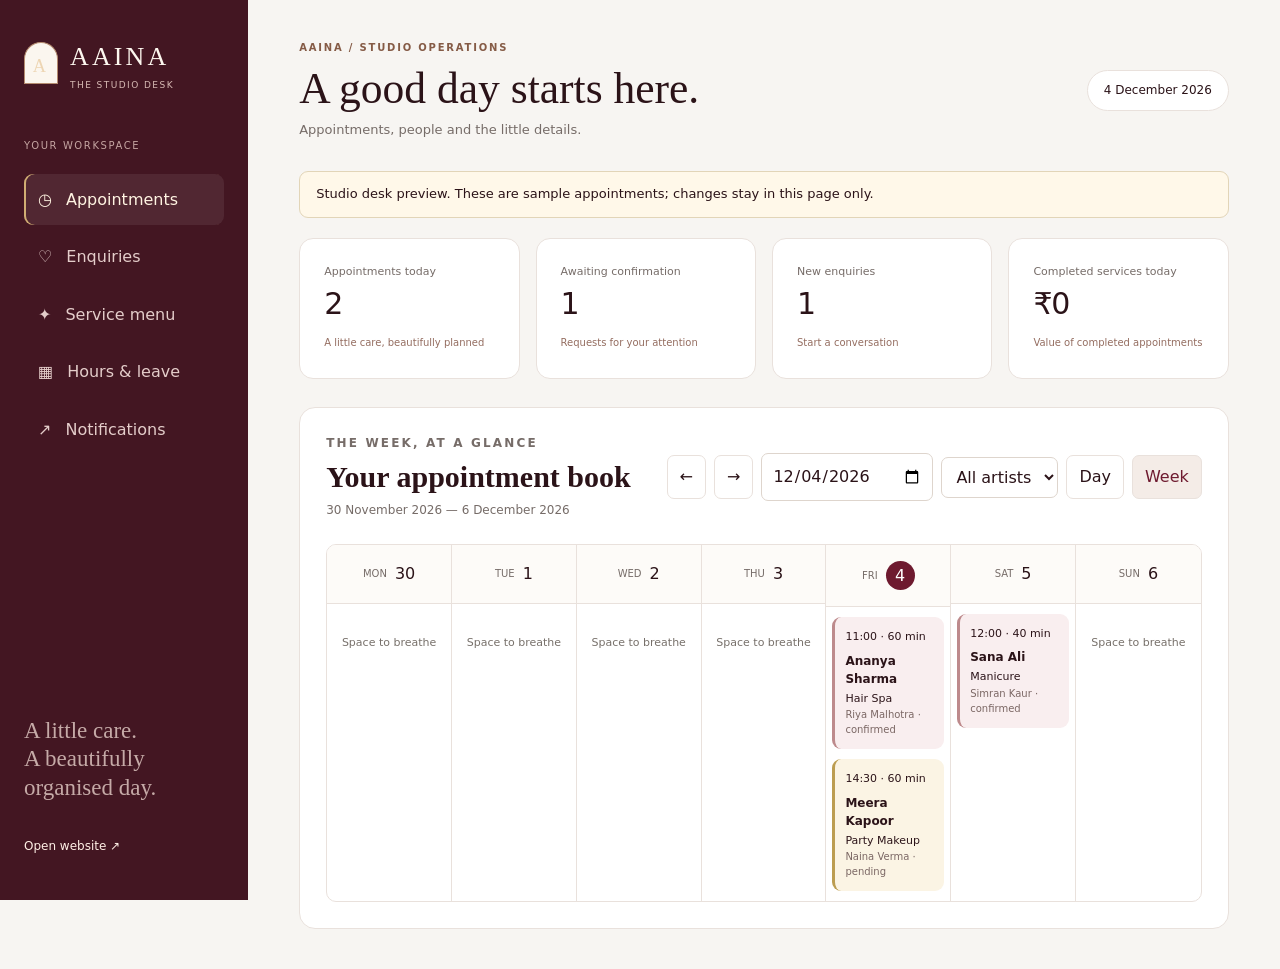
<file: admin/index.html>
<!doctype html>
<html lang="en">
<head>
  <meta charset="utf-8"><meta name="viewport" content="width=device-width, initial-scale=1">
  <meta name="robots" content="noindex,nofollow"><meta name="theme-color" content="#6e1a2f">
  <title>Studio desk | Aaina</title>
  <link rel="icon" href="../favicon.svg" type="image/svg+xml">
  <link rel="stylesheet" href="../style.css"><link rel="stylesheet" href="../refresh.css"><link rel="stylesheet" href="admin.css">
</head>
<body>
  <a class="skip-link" href="#desk">Skip to studio desk</a>
  <div class="desk-layout">
    <aside class="desk-sidebar">
      <a href="../index.html" class="desk-brand"><span class="logo-mark">A</span><span>AAINA<small>THE STUDIO DESK</small></span></a>
      <p class="sidebar-label">YOUR WORKSPACE</p>
      <nav aria-label="Studio sections">
        <button data-panel="calendar" class="active">◷ <span>Appointments</span></button>
        <button data-panel="leads">♡ <span>Enquiries</span></button>
        <button data-panel="services">✦ <span>Service menu</span></button>
        <button data-panel="schedule">▦ <span>Hours &amp; leave</span></button>
        <button data-panel="notifications">↗ <span>Notifications</span></button>
      </nav>
      <div class="sidebar-foot"><p>A little care.<br>A beautifully organised day.</p><a href="../index.html">Open website ↗</a><button id="logout" hidden>Sign out</button></div>
    </aside>
    <main id="desk" tabindex="-1">
      <header class="desk-header"><div><p class="eyebrow">AAINA / STUDIO OPERATIONS</p><h1>A good day starts here.</h1><p id="deskSubtitle">Appointments, people and the little details.</p></div><span class="desk-date" id="today"></span></header>
      <p id="deskMessage" class="desk-message" role="status" hidden></p>
      <section id="authPanel" class="desk-card" hidden><p class="eyebrow">FOR THE STUDIO TEAM</p><h2>Your studio, all together.</h2><p>Sign in with an authorised phone number to manage appointments and enquiries.</p><button class="btn btn-wine" id="signIn">Sign in securely</button></section>
      <div id="workspace" hidden>
        <section class="desk-stats" id="stats" aria-label="Studio overview"></section>
        <section class="desk-card" id="content" aria-live="polite"></section>
      </div>
    </main>
  </div>
  <dialog id="editBooking" aria-labelledby="editTitle"><form id="bookingForm"><div class="dialog-heading"><div><p class="eyebrow">APPOINTMENT DETAILS</p><h2 id="editTitle">Manage appointment</h2></div><button type="button" class="dialog-close" data-close aria-label="Close appointment">×</button></div><div id="bookingInfo"></div><label>Status<select name="status"><option value="confirmed">Confirm appointment</option><option value="cancelled">Cancel appointment</option><option value="completed">Mark completed</option></select></label><div class="form-grid"><label>Date<input name="date" type="date" required></label><label>Start time<input name="time" type="time" required></label></div><label>Preferred artist<select name="stylist"></select></label><p class="form-error" role="alert"></p><button class="btn btn-wine" type="submit">Save appointment</button></form></dialog>
  <script src="../data.js"></script><script src="../core.js"></script><script src="../runtime-config.js"></script><script src="../client.js"></script><script src="admin.js"></script>
</body>
</html>
</file>
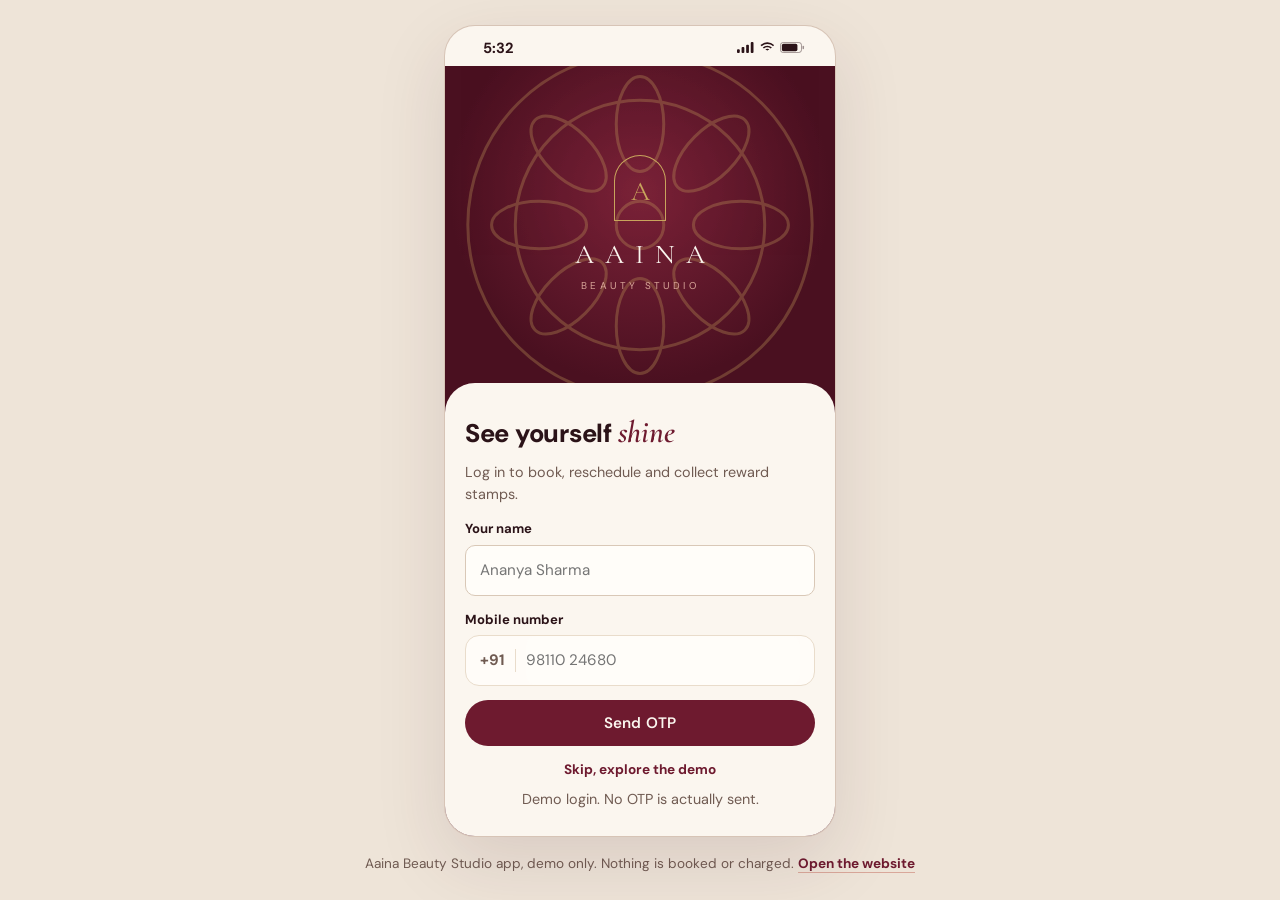
<file: app/index.html>
<!DOCTYPE html>
<html lang="en">
<head>
  <meta charset="utf-8">
  <meta name="viewport" content="width=device-width, initial-scale=1, viewport-fit=cover">
  <meta name="theme-color" content="#FBF6EF">
  <title>Aaina Beauty Studio | App</title>
  <link rel="icon" href="../favicon.svg" type="image/svg+xml">
  <link rel="preconnect" href="https://fonts.googleapis.com">
  <link rel="preconnect" href="https://fonts.gstatic.com" crossorigin>
  <link href="https://fonts.googleapis.com/css2?family=Cormorant+Garamond:ital,wght@0,500;0,600;1,500;1,600&family=DM+Sans:wght@400;500;600;700&display=swap" rel="stylesheet">
  <link rel="stylesheet" href="app.css">
  <link rel="manifest" href="../manifest.webmanifest">
  <meta name="theme-color" content="#6E1A2F">
  <meta property="og:type" content="website">
  <meta property="og:site_name" content="Aaina Beauty Studio">
  <meta property="og:title" content="Aaina Beauty Studio — Make time for yourself">
  <meta property="og:description" content="Explore salon services, plan your bridal look, and find your next appointment.">
  <meta property="og:image" content="https://strong-cucurucho-858239.netlify.app/images/hero-glam.jpg">
  <meta name="twitter:card" content="summary_large_image">
  <link rel="canonical" href="https://strong-cucurucho-858239.netlify.app/app/">
  <link rel="stylesheet" href="../refresh.css">
</head>
<body>
  <a class="skip-link" href="#view">Skip to content</a>
  <div class="stage">
    <div class="phone" id="appFrame">
      <div class="status-bar" aria-hidden="true">
        <span id="sbTime">9:41</span>
        <span class="island"></span>
        <span class="sb-icons">
          <svg viewBox="0 0 18 12"><rect x="0" y="8" width="3" height="4" rx="1"/><rect x="5" y="5.5" width="3" height="6.5" rx="1"/><rect x="10" y="3" width="3" height="9" rx="1"/><rect x="15" y="0" width="3" height="12" rx="1"/></svg>
          <svg viewBox="0 0 16 12"><path d="M8 2.2c2.4 0 4.6.9 6.2 2.5l1.3-1.3A10.6 10.6 0 0 0 8 .4 10.6 10.6 0 0 0 .5 3.4l1.3 1.3A8.8 8.8 0 0 1 8 2.2zm0 3.6c1.4 0 2.7.5 3.7 1.4L13 5.9A7.2 7.2 0 0 0 8 4a7.2 7.2 0 0 0-5 1.9l1.3 1.3c1-.9 2.3-1.4 3.7-1.4zM8 9.4 5.8 8.2a3.4 3.4 0 0 1 4.4 0z"/></svg>
          <svg viewBox="0 0 27 12"><rect x=".5" y=".5" width="23" height="11" rx="3" fill="none" stroke="currentColor" opacity=".45"/><rect x="2" y="2" width="17" height="8" rx="1.8"/><rect x="24.6" y="4" width="1.6" height="4" rx=".8" opacity=".45"/></svg>
        </span>
      </div>

      <main class="view" id="view" tabindex="-1"></main>

      <nav class="tabbar" id="tabbar" aria-label="Main">
        <button data-go="home"><svg class="icon"><use href="#home"/></svg><span>Home</span></button>
        <button data-go="services"><svg class="icon"><use href="#sparkle"/></svg><span>Services</span></button>
        <button data-go="bookings"><svg class="icon"><use href="#calendar"/></svg><span>Bookings</span><i class="badge" id="bookBadge" hidden></i></button>
        <button data-go="profile"><svg class="icon"><use href="#user"/></svg><span>Profile</span></button>
      </nav>

      <div class="backdrop" id="backdrop"></div>
      <dialog class="sheet" id="sheet" aria-label="Appointment details"></dialog>
      <div class="busy" id="busy" hidden><span class="spinner"></span><p>Confirming your booking…</p></div>
      <div class="toast" id="toast" role="status"></div>
    </div>

    <p class="stage-note">Aaina Beauty Studio app, demo only. Nothing is booked or charged. <a href="../index.html">Open the website</a></p>
  </div>

  <script src="../data.js"></script>
  <script src="../core.js"></script>
  <script src="../runtime-config.js"></script>
  <script src="../client.js"></script>
  <script src="../pwa.js"></script>
  <script src="app.js"></script>
</body>
</html>
</file>
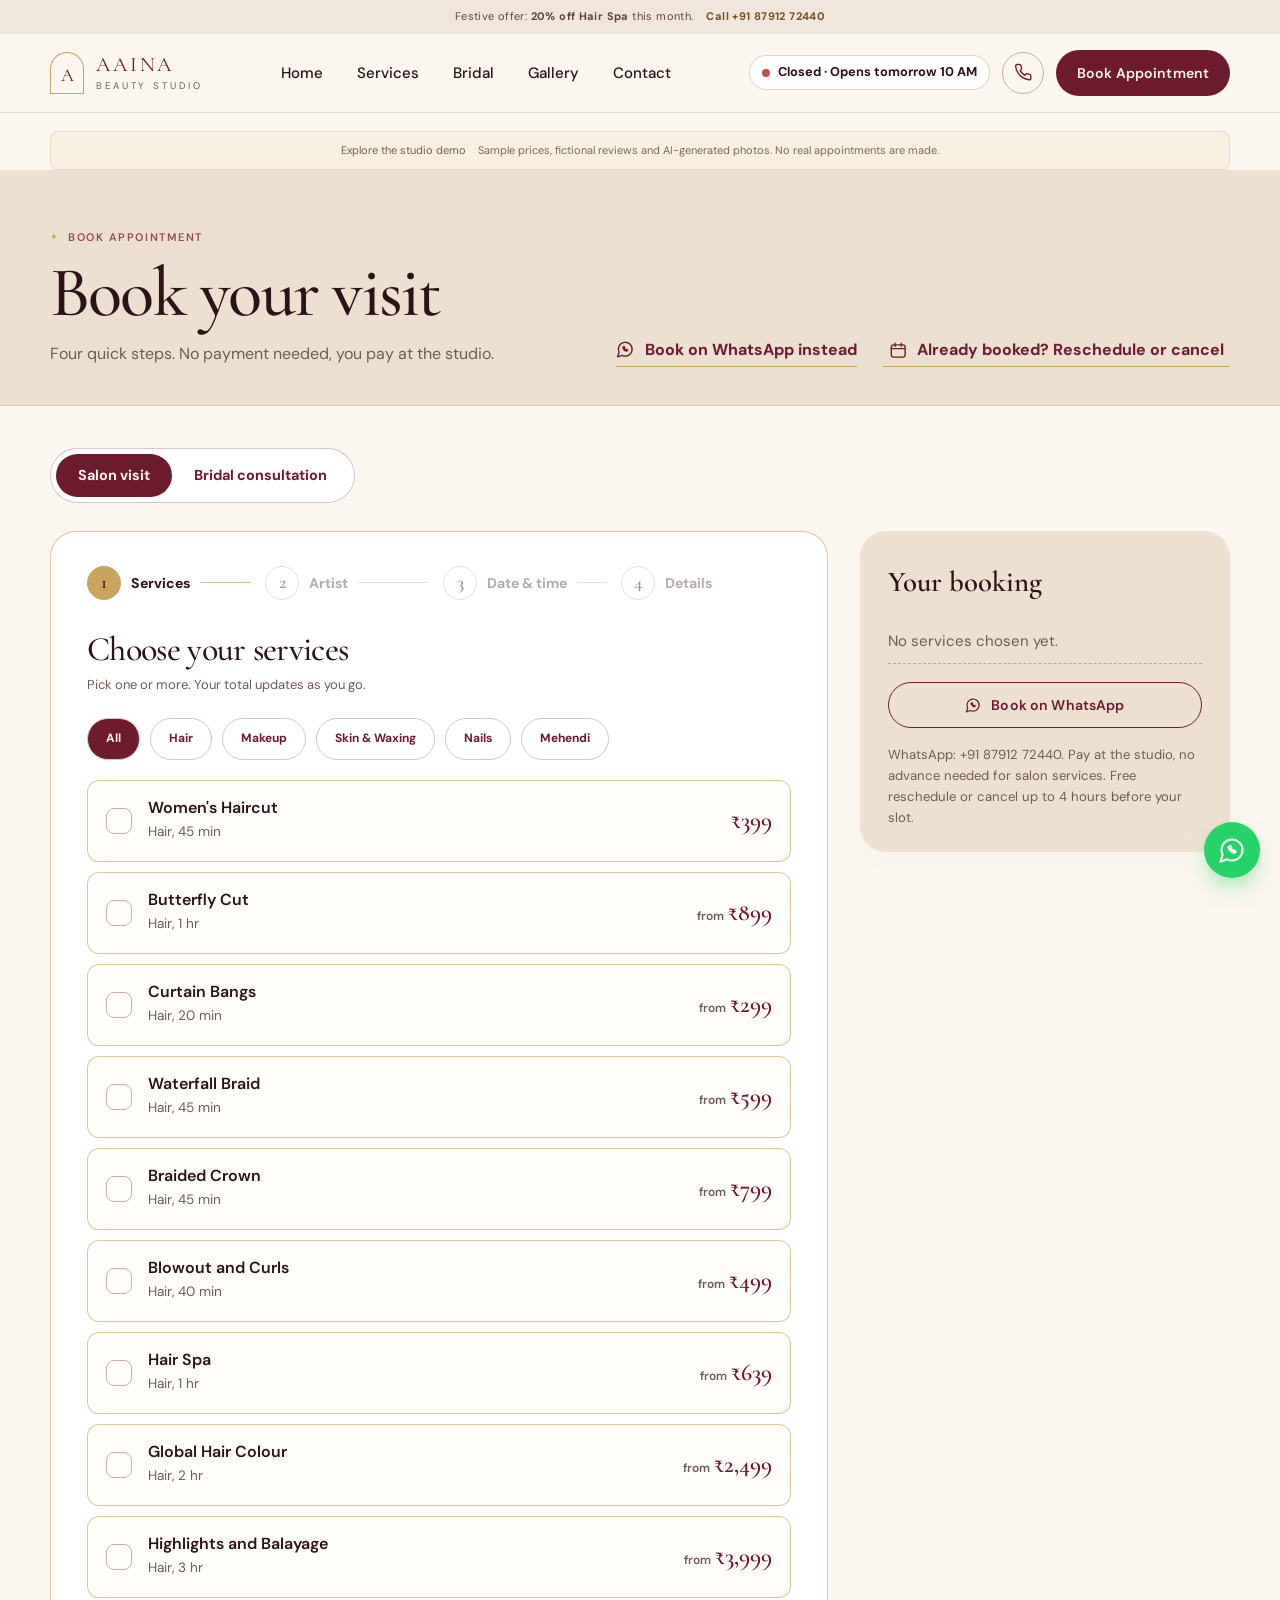
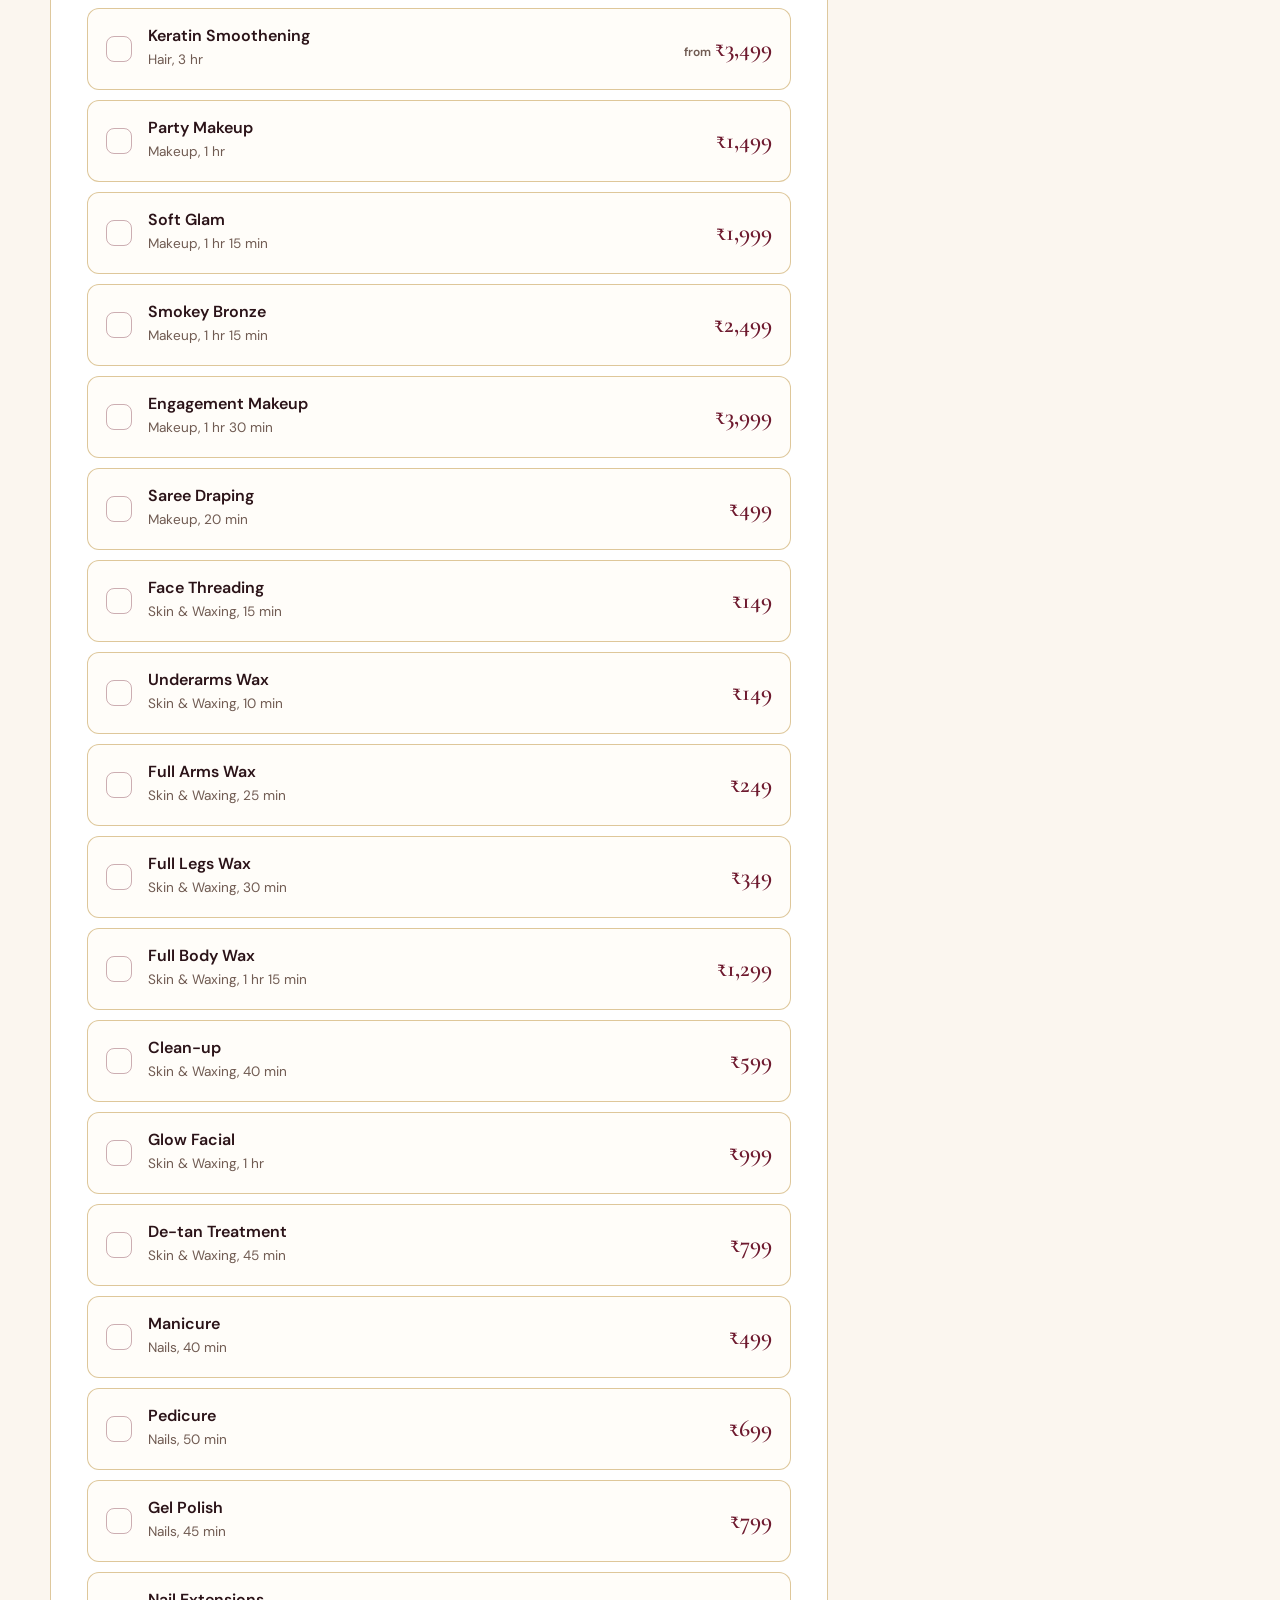
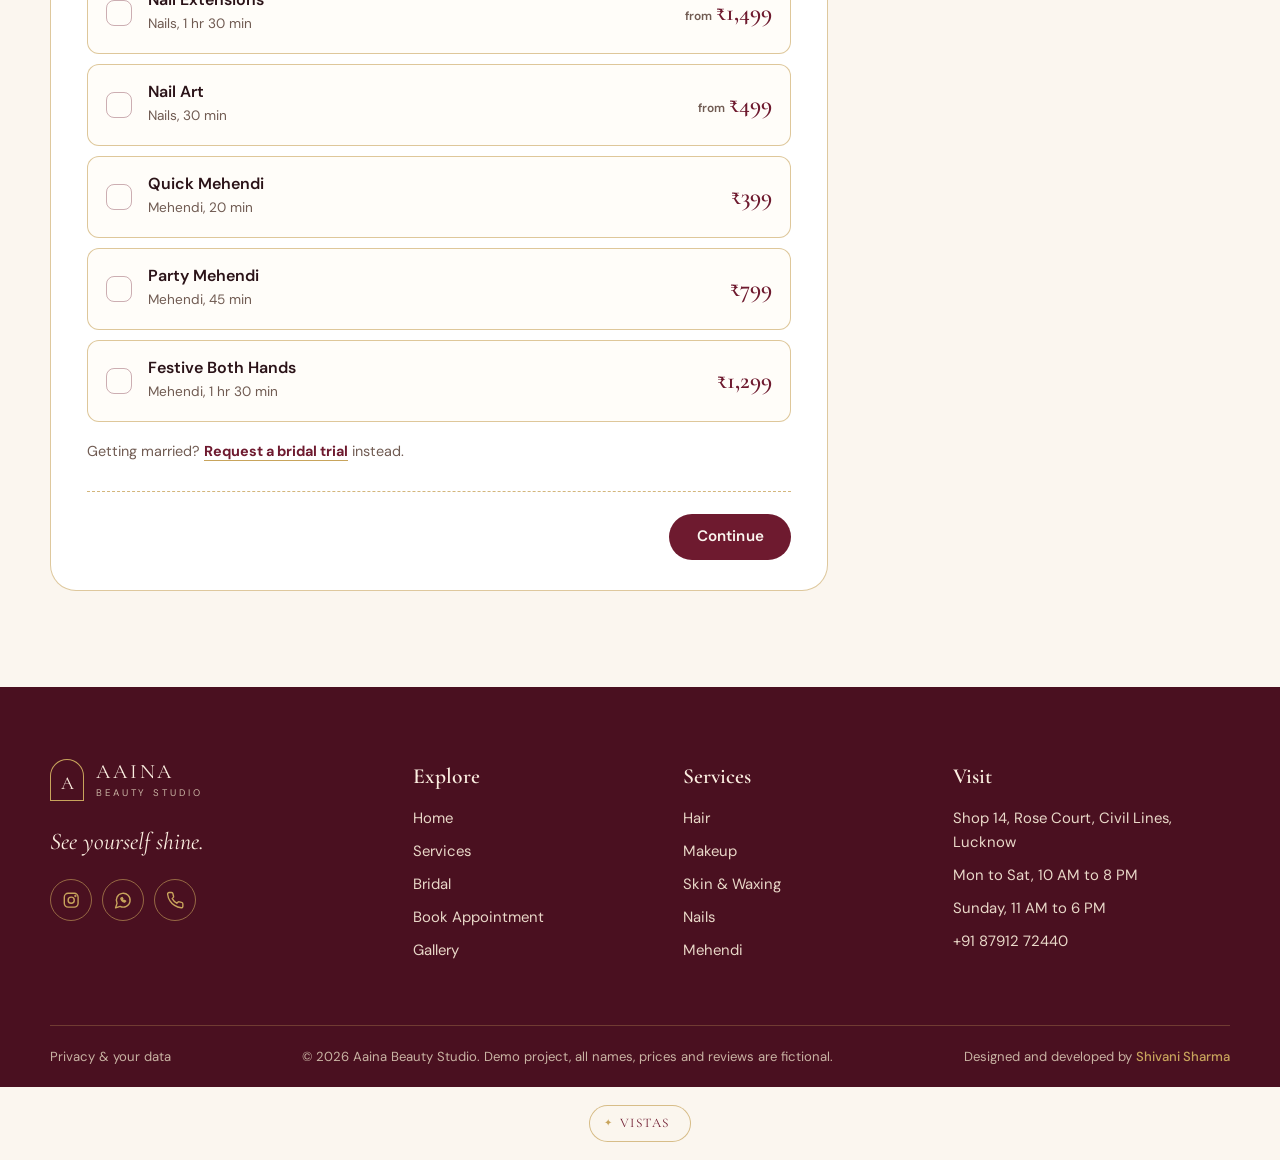
<file: booking.html>
<!DOCTYPE html>
<html lang="en">
<head>
  <meta charset="UTF-8">
  <meta name="viewport" content="width=device-width, initial-scale=1">
  <title>Book an appointment | Aaina Beauty Studio</title>
  <meta name="description" content="Book your appointment at Aaina Beauty Studio in four easy steps. Choose services, artist, date and time.">
  <link rel="icon" href="favicon.svg" type="image/svg+xml">
  <link rel="preconnect" href="https://fonts.googleapis.com">
  <link rel="preconnect" href="https://fonts.gstatic.com" crossorigin>
  <link href="https://fonts.googleapis.com/css2?family=Cormorant+Garamond:ital,wght@0,500;0,600;1,500;1,600&family=DM+Sans:wght@400;500;600;700&display=swap" rel="stylesheet">
  <link rel="stylesheet" href="style.css">
  <link rel="stylesheet" href="booking.css">
  <link rel="manifest" href="manifest.webmanifest">
  <meta name="theme-color" content="#6E1A2F">
  <meta property="og:type" content="website">
  <meta property="og:site_name" content="Aaina Beauty Studio">
  <meta property="og:title" content="Aaina Beauty Studio — Make time for yourself">
  <meta property="og:description" content="Explore salon services, plan your bridal look, and find your next appointment.">
  <meta property="og:image" content="https://strong-cucurucho-858239.netlify.app/images/hero-glam.jpg">
  <meta name="twitter:card" content="summary_large_image">
  <link rel="canonical" href="https://strong-cucurucho-858239.netlify.app/booking.html">
  <link rel="stylesheet" href="refresh.css">
</head>
<body>
  <a class="skip-link" href="#main-content">Skip to content</a>

  <div class="topbar">
    Festive offer: <b>20% off Hair Spa</b> this month.
    <a href="tel:+918791272440">Call +91 87912 72440</a>
  </div>

  <header class="site-header">
    <div class="wrap nav">
      <a href="index.html" class="logo" aria-label="Aaina Beauty Studio, home">
        <span class="logo-mark">A</span>
        <span class="logo-text">
          <span class="logo-name">AAINA</span>
          <span class="logo-sub">Beauty Studio</span>
        </span>
      </a>

      <nav class="menu" aria-label="Main">
        <a href="index.html">Home</a>
        <a href="services.html">Services</a>
        <a href="bridal.html">Bridal</a>
        <a href="index.html#gallery">Gallery</a>
        <a href="index.html#visit">Contact</a>
      </nav>

      <div class="nav-actions">
        <span class="open-badge" data-open><i></i><b>Open now</b></span>
        <a class="icon-btn" href="tel:+918791272440" aria-label="Call us"><svg class="icon"><use href="#phone"/></svg></a>
        <a class="btn btn-wine btn-sm" href="booking.html">Book Appointment</a>
        <button class="burger" aria-label="Open menu" aria-expanded="false"><svg class="icon"><use href="#menu"/></svg></button>
      </div>
    </div>
  </header>

  <dialog class="mobile-menu" id="mobileMenu" aria-label="Navigation">
    <div class="mm-top">
      <span class="logo">
        <span class="logo-mark">A</span>
        <span class="logo-text"><span class="logo-name">AAINA</span><span class="logo-sub">Beauty Studio</span></span>
      </span>
      <button class="burger" data-close-menu aria-label="Close menu" style="display:grid"><svg class="icon"><use href="#close"/></svg></button>
    </div>
    <nav>
      <a href="index.html">Home</a>
      <a href="services.html">Services</a>
      <a href="bridal.html">Bridal</a>
      <a href="index.html#gallery">Gallery</a>
      <a href="index.html#visit">Contact</a>
    </nav>
    <div class="mm-foot">
      <span class="open-badge" data-open><i></i><b>Open now</b></span>
      <a class="btn btn-wine" href="booking.html">Book Appointment</a>
    </div>
  </dialog>

  <main id="main-content" tabindex="-1">
    <div class="demo-banner" data-demo-mode>Explore the studio demo <span>Sample prices, fictional reviews and AI-generated photos. No real appointments are made.</span></div>

    <section class="page-head">
      <div class="wrap head-row">
        <div>
          <p class="label">Book appointment</p>
          <h1>Book your visit</h1>
          <p>Four quick steps. No payment needed, you pay at the studio.</p>
        </div>
        <div class="head-links">
          <a class="manage-link" id="waBook" data-wa-live href="#" target="_blank" rel="noopener"><svg class="icon"><use href="#whatsapp"/></svg> Book on WhatsApp instead</a>
          <button class="manage-link" id="manageOpen" type="button"><svg class="icon"><use href="#calendar"/></svg> Already booked? Reschedule or cancel</button>
        </div>
      </div>
    </section>

    <section class="book-section">
      <div class="wrap">

        <div class="visit-tabs" aria-label="Visit type">
          <span class="active" aria-current="page">Salon visit</span>
          <a href="bridal.html#trial">Bridal consultation</a>
        </div>

        <div class="book-layout" id="flow">
          <div class="book-main" id="bookMain">
            <ol class="stepper" id="stepper" aria-label="Booking steps"></ol>
            <div id="editBanner" class="edit-banner" hidden></div>
            <div id="stepBody"></div>
            <p class="step-error" id="stepError" role="alert" hidden></p>
            <div class="step-nav" id="stepNav"></div>
          </div>

          <aside class="summary" id="summary" aria-label="Booking summary">
            <button class="summary-toggle" id="summaryToggle" type="button" aria-expanded="false">
              <span id="summaryMini">Your booking</span>
              <svg class="icon"><use href="#chevron-right"/></svg>
            </button>
            <div class="summary-body" id="summaryBody"></div>
          </aside>
        </div>

        <div id="confirmView" hidden></div>

      </div>
    </section>

  </main>

  <footer class="site-footer">
    <div class="wrap">
      <div class="footer-grid">
        <div>
          <a href="index.html" class="logo" aria-label="Aaina Beauty Studio, home">
            <span class="logo-mark">A</span>
            <span class="logo-text"><span class="logo-name">AAINA</span><span class="logo-sub">Beauty Studio</span></span>
          </a>
          <p class="footer-tag">See yourself shine.</p>
          <div class="social">
            <a href="#" data-demo="Demo link: Instagram" aria-label="Instagram"><svg class="icon"><use href="#instagram"/></svg></a>
            <a href="https://wa.me/918791272440" target="_blank" rel="noopener" aria-label="WhatsApp"><svg class="icon"><use href="#whatsapp"/></svg></a>
            <a href="tel:+918791272440" aria-label="Call"><svg class="icon"><use href="#phone"/></svg></a>
          </div>
        </div>
        <div>
          <h4>Explore</h4>
          <ul>
            <li><a href="index.html">Home</a></li>
            <li><a href="services.html">Services</a></li>
            <li><a href="bridal.html">Bridal</a></li>
            <li><a href="booking.html">Book Appointment</a></li>
            <li><a href="index.html#gallery">Gallery</a></li>
          </ul>
        </div>
        <div>
          <h4>Services</h4>
          <ul>
            <li><a href="services.html#hair">Hair</a></li>
            <li><a href="services.html#makeup">Makeup</a></li>
            <li><a href="services.html#skin">Skin &amp; Waxing</a></li>
            <li><a href="services.html#nails">Nails</a></li>
            <li><a href="services.html#mehendi">Mehendi</a></li>
          </ul>
        </div>
        <div>
          <h4>Visit</h4>
          <ul>
            <li>Shop 14, Rose Court, Civil Lines, Lucknow</li>
            <li>Mon to Sat, 10 AM to 8 PM</li>
            <li>Sunday, 11 AM to 6 PM</li>
            <li><a href="tel:+918791272440">+91 87912 72440</a></li>
          </ul>
        </div>
      </div>
      <div class="footer-bottom">
        <a href="privacy.html">Privacy &amp; your data</a>
        <button type="button" class="install-button" data-install hidden>Install app</button>
        <span>© 2026 Aaina Beauty Studio. Demo project, all names, prices and reviews are fictional.</span>
        <span>Designed and developed by <b>Shivani Sharma</b></span>
      </div>
    </div>
  </footer>

  <dialog class="modal" id="manageModal" aria-label="Manage your booking">
    <button class="modal-close" data-close-modal aria-label="Close"><svg class="icon"><use href="#close"/></svg></button>
    <div class="modal-body" id="manageBody"></div>
  </dialog>

  <a class="wa-float" href="https://wa.me/918791272440?text=Hi%20Aaina%20Beauty%20Studio%2C%20I%20need%20help%20with%20a%20booking." target="_blank" rel="noopener" aria-label="Chat on WhatsApp"><svg class="icon"><use href="#whatsapp"/></svg></a>
  <div class="vistas-tag" title="Crafted by Vistas Atelier"><i>✦</i> VISTAS <span class="more">Crafted by Vistas Atelier</span></div>
  <div class="toast" id="toast" role="status" aria-live="polite"></div>

  <script src="data.js"></script>
  <script src="core.js"></script>
  <script src="runtime-config.js"></script>
  <script src="client.js"></script>
  <script src="pwa.js"></script>
  <script src="script.js"></script>
  <script src="booking.js"></script>
</body>
</html>
</file>
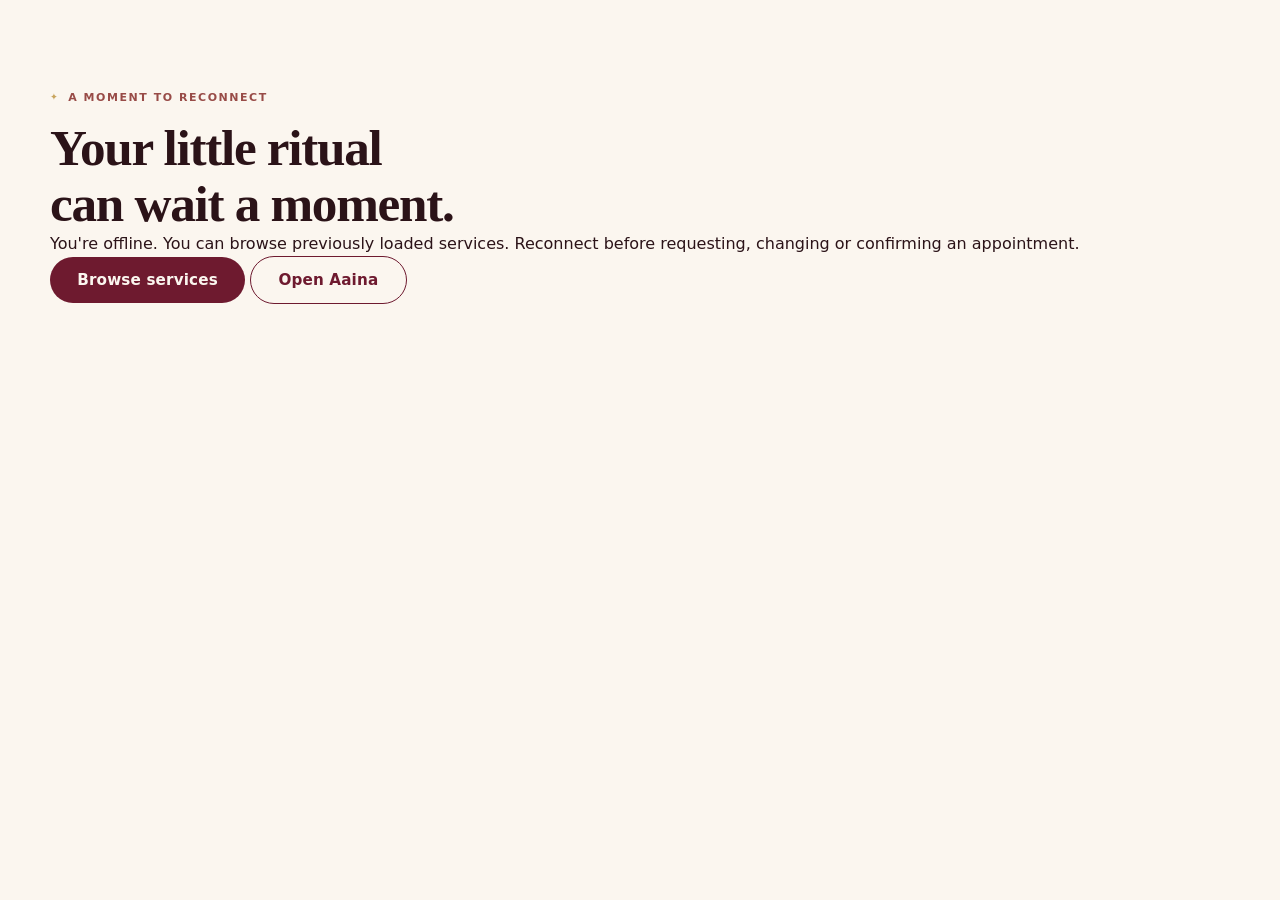
<file: offline.html>
<!doctype html><html lang="en"><head><meta charset="utf-8"><meta name="viewport" content="width=device-width,initial-scale=1"><meta name="robots" content="noindex"><title>You're offline | Aaina</title><link rel="stylesheet" href="/style.css"><link rel="stylesheet" href="/refresh.css"></head><body><main class="wrap section"><p class="label">A moment to reconnect</p><h1 class="title">Your little ritual<br>can wait a moment.</h1><p>You're offline. You can browse previously loaded services. Reconnect before requesting, changing or confirming an appointment.</p><p><a class="btn btn-wine" href="/services.html">Browse services</a> <a class="btn btn-line" href="/app/">Open Aaina</a></p></main></body></html>
</file>
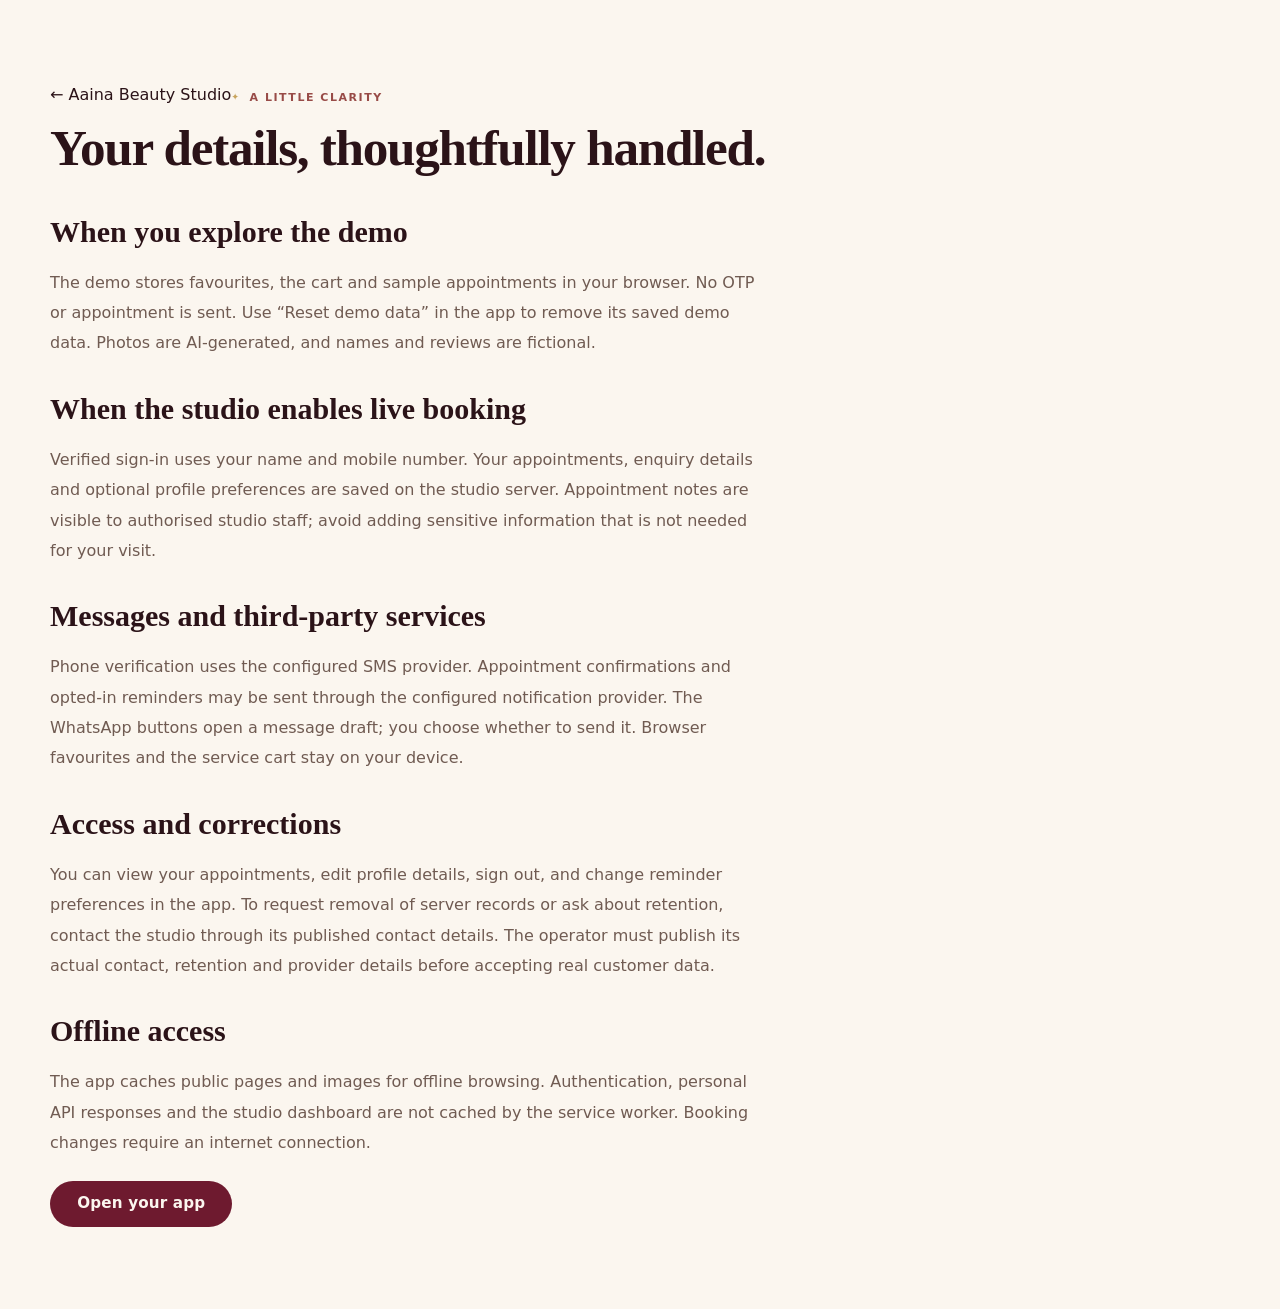
<file: privacy.html>
<!doctype html><html lang="en"><head><meta charset="utf-8"><meta name="viewport" content="width=device-width,initial-scale=1"><title>Your details | Aaina Beauty Studio</title><link rel="stylesheet" href="style.css"><link rel="stylesheet" href="refresh.css"></head><body><a class="skip-link" href="#main-content">Skip to content</a><main id="main-content" class="wrap section" tabindex="-1"><a href="index.html">← Aaina Beauty Studio</a><p class="label">A little clarity</p><h1 class="title">Your details, thoughtfully handled.</h1><article class="privacy-copy"><h2>When you explore the demo</h2><p>The demo stores favourites, the cart and sample appointments in your browser. No OTP or appointment is sent. Use “Reset demo data” in the app to remove its saved demo data. Photos are AI-generated, and names and reviews are fictional.</p><h2>When the studio enables live booking</h2><p>Verified sign-in uses your name and mobile number. Your appointments, enquiry details and optional profile preferences are saved on the studio server. Appointment notes are visible to authorised studio staff; avoid adding sensitive information that is not needed for your visit.</p><h2>Messages and third-party services</h2><p>Phone verification uses the configured SMS provider. Appointment confirmations and opted-in reminders may be sent through the configured notification provider. The WhatsApp buttons open a message draft; you choose whether to send it. Browser favourites and the service cart stay on your device.</p><h2>Access and corrections</h2><p>You can view your appointments, edit profile details, sign out, and change reminder preferences in the app. To request removal of server records or ask about retention, contact the studio through its published contact details. The operator must publish its actual contact, retention and provider details before accepting real customer data.</p><h2>Offline access</h2><p>The app caches public pages and images for offline browsing. Authentication, personal API responses and the studio dashboard are not cached by the service worker. Booking changes require an internet connection.</p><a class="btn btn-wine" href="app/">Open your app</a></article></main></body></html>
</file>
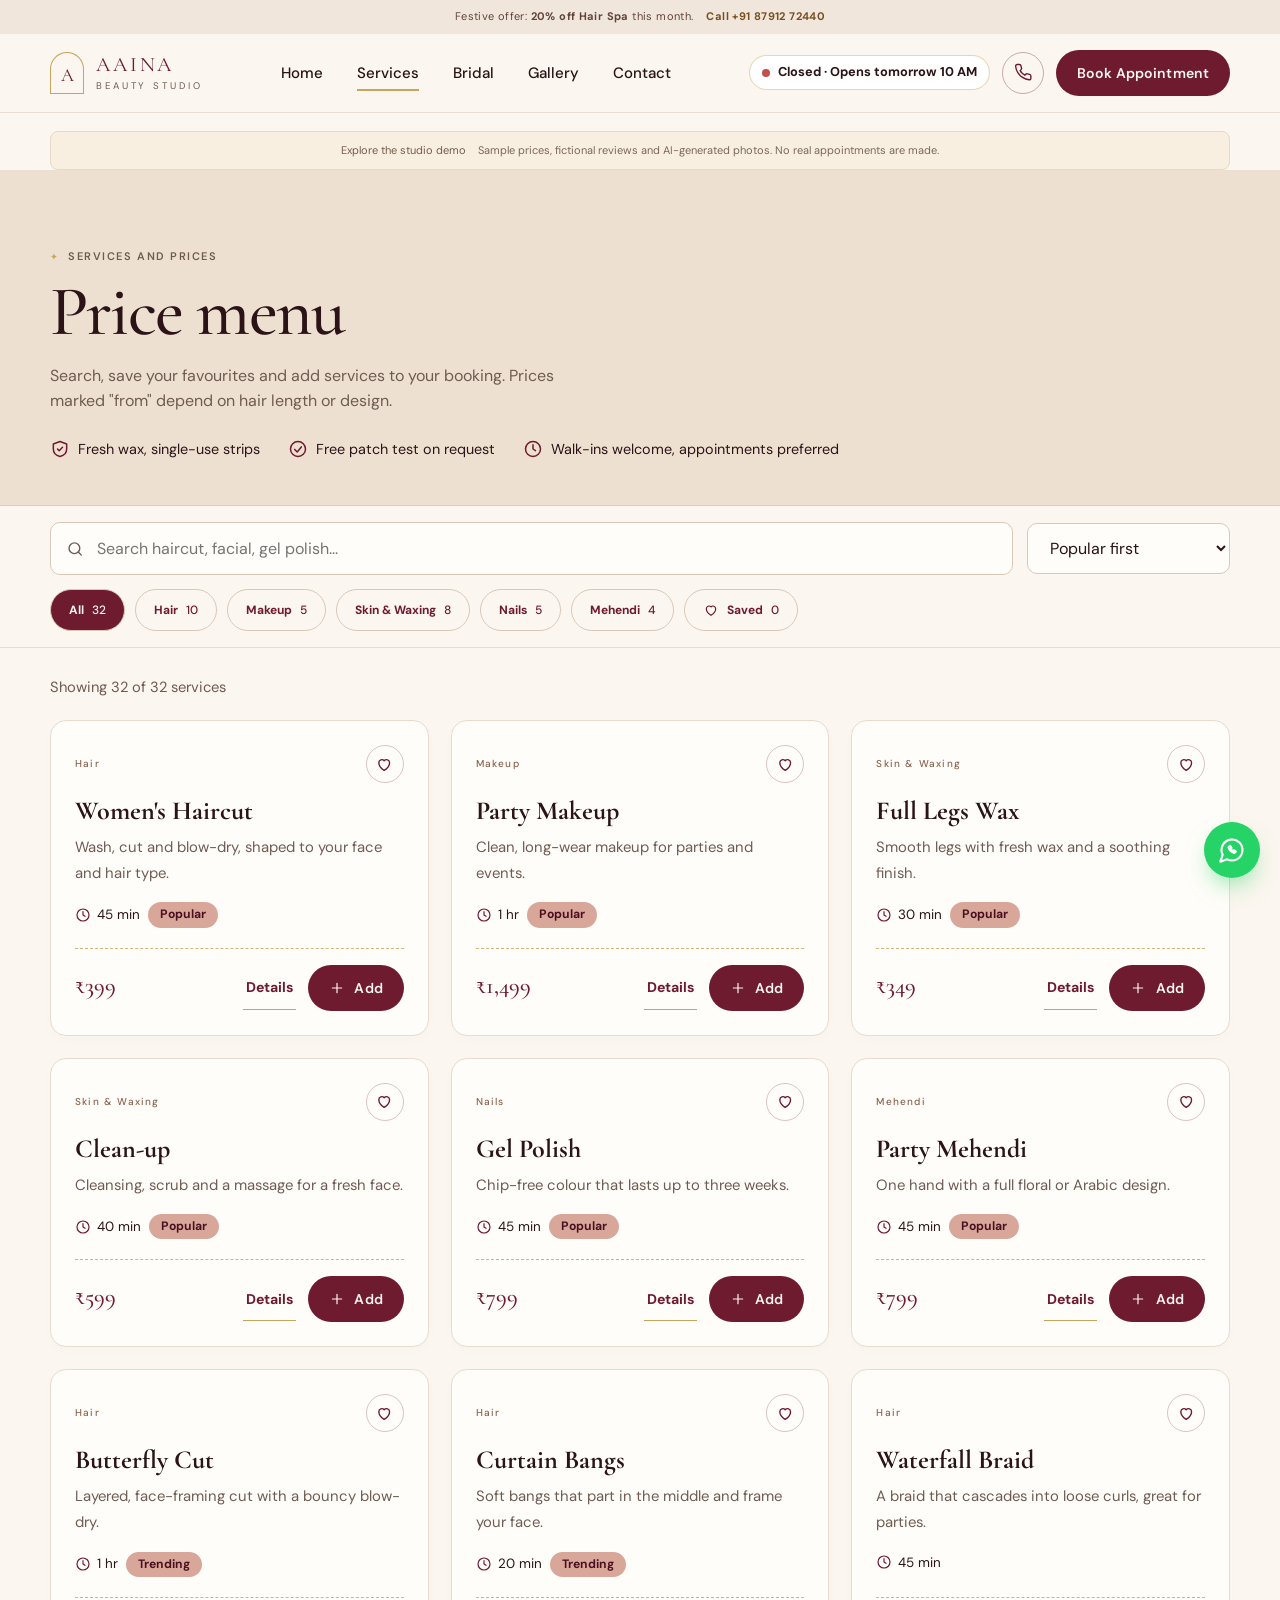
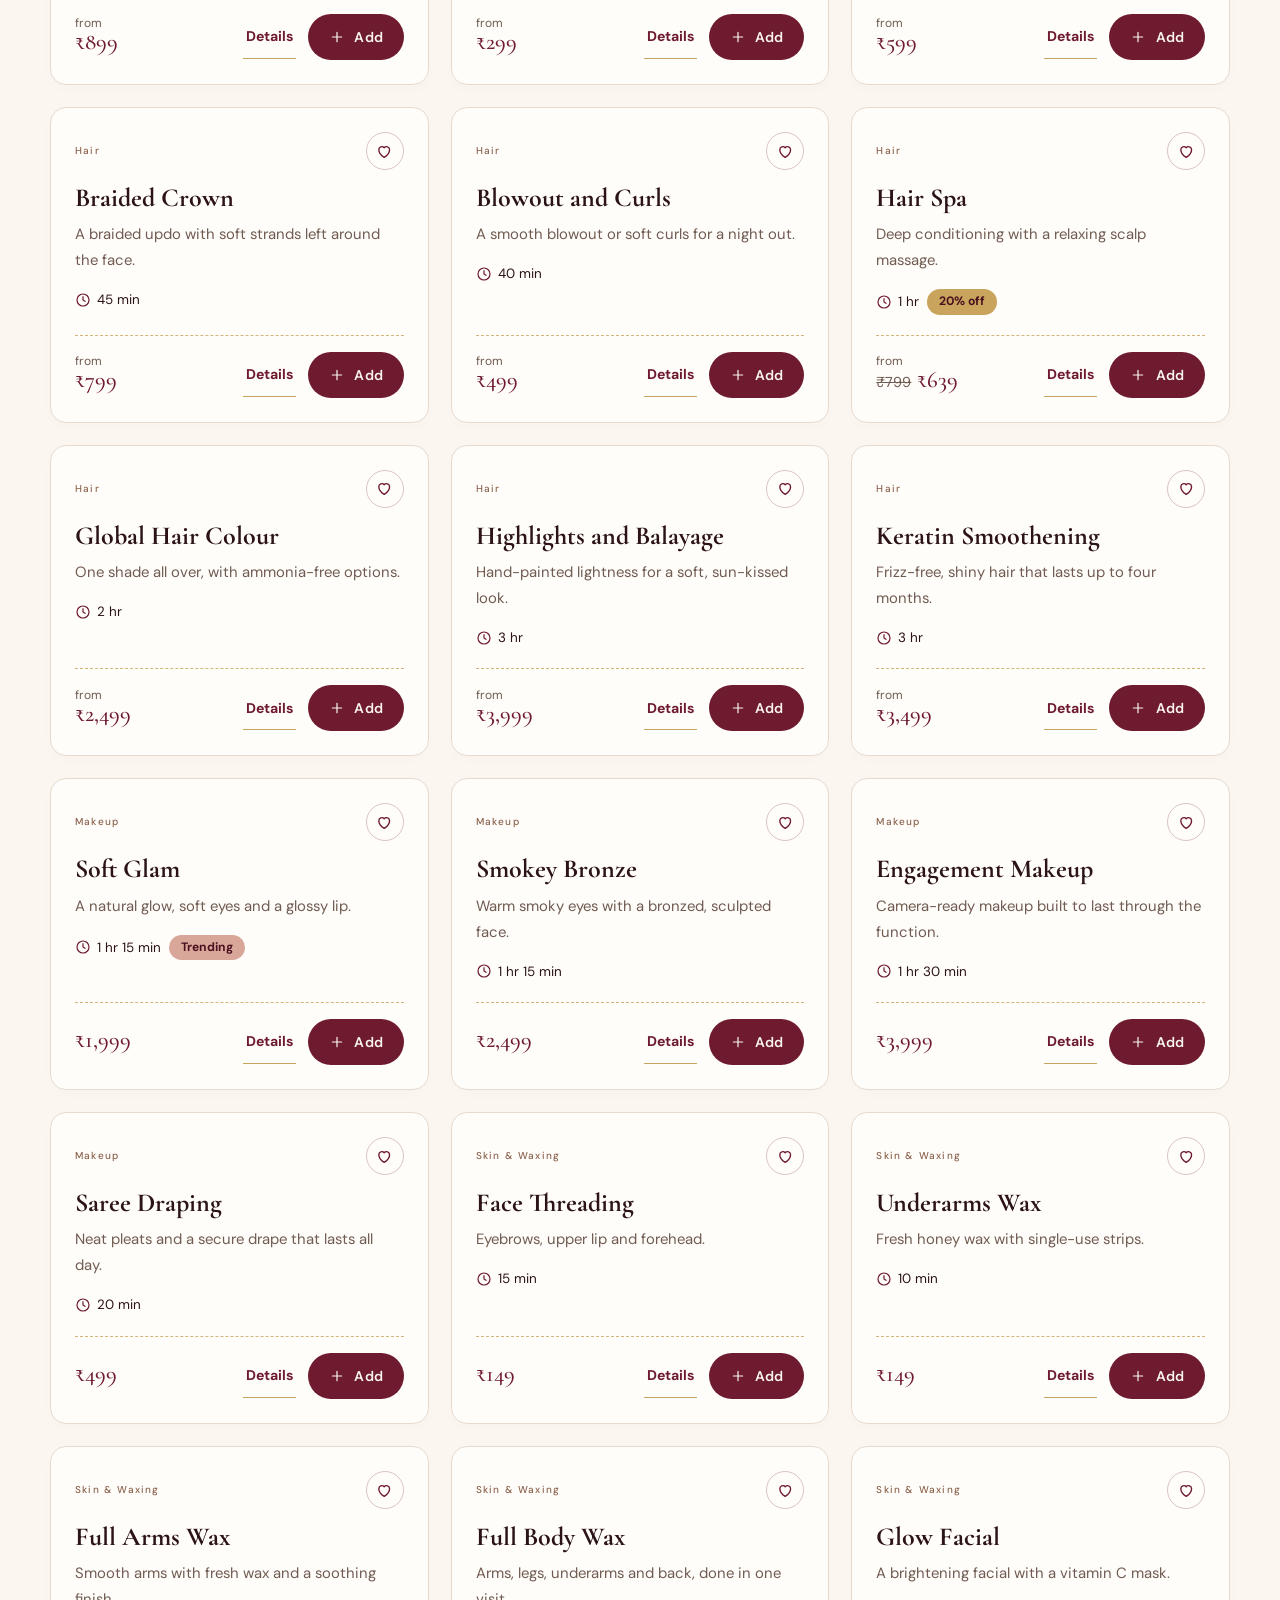
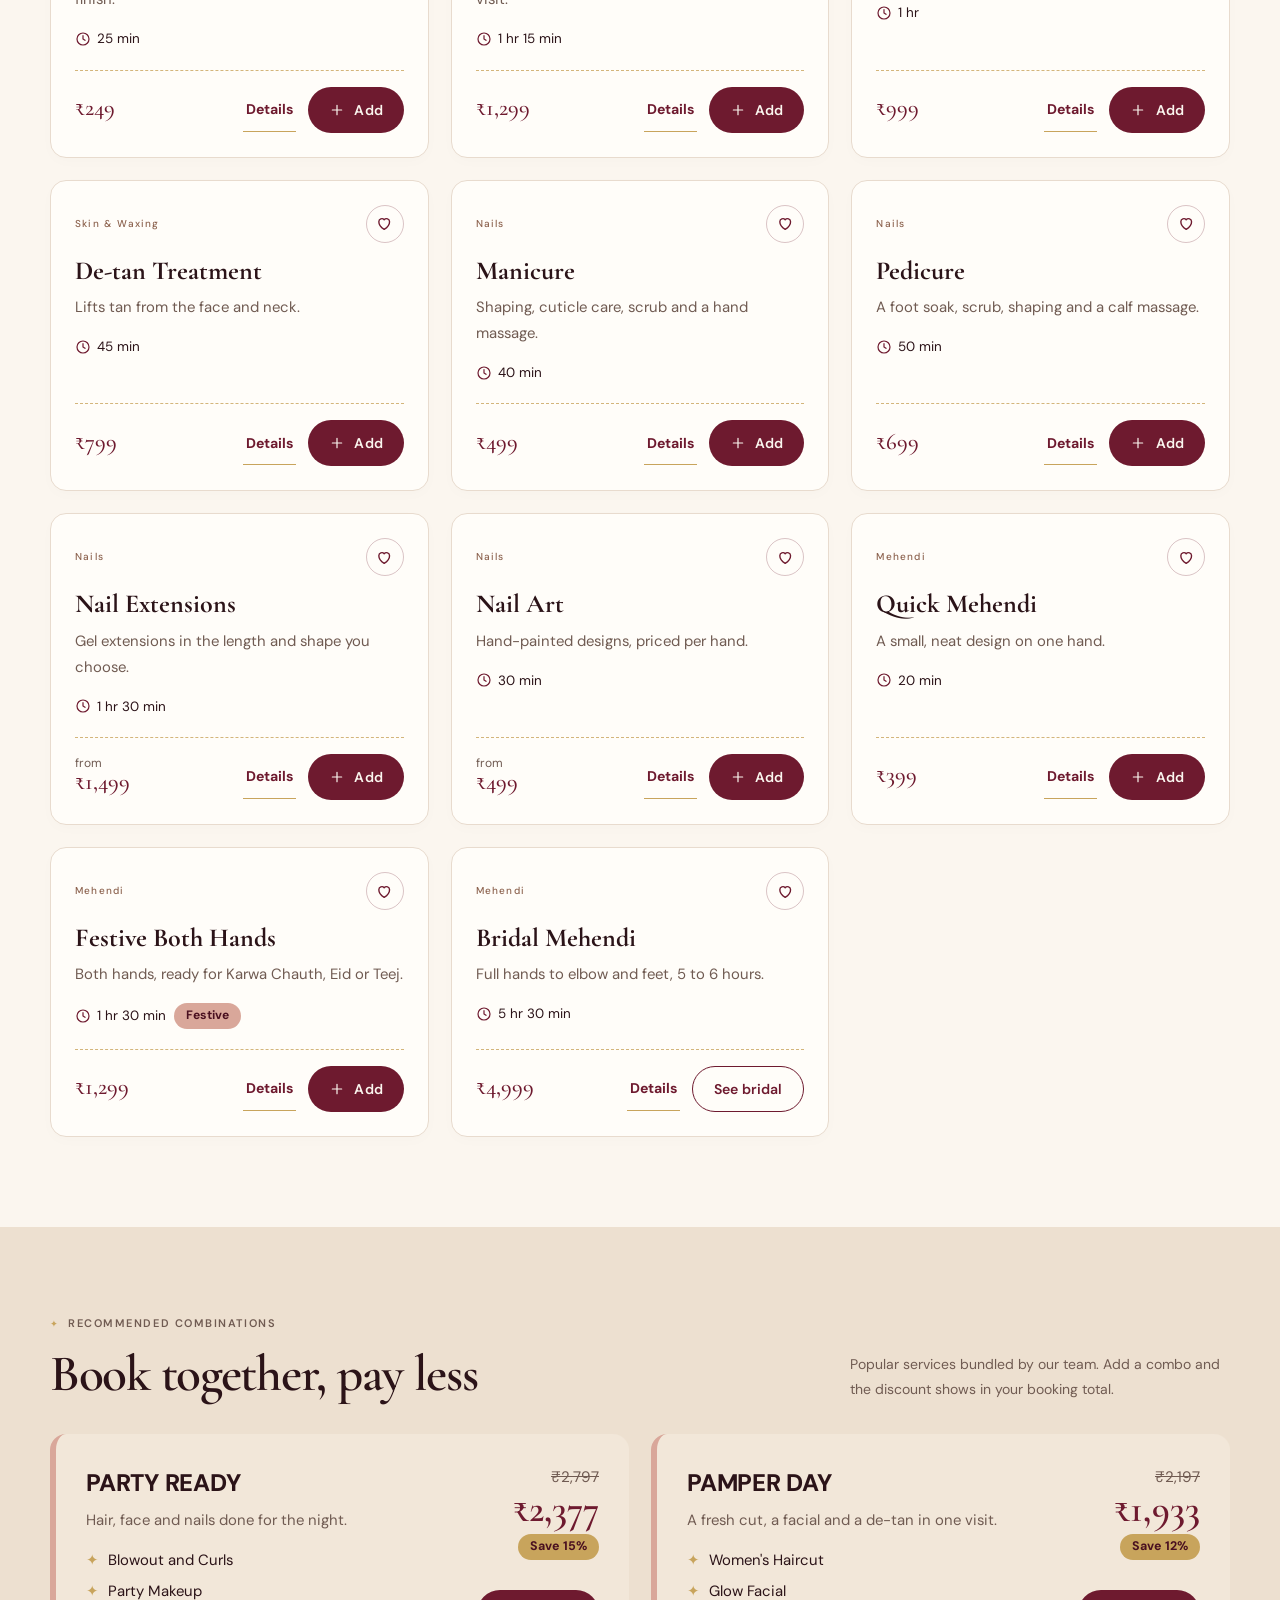
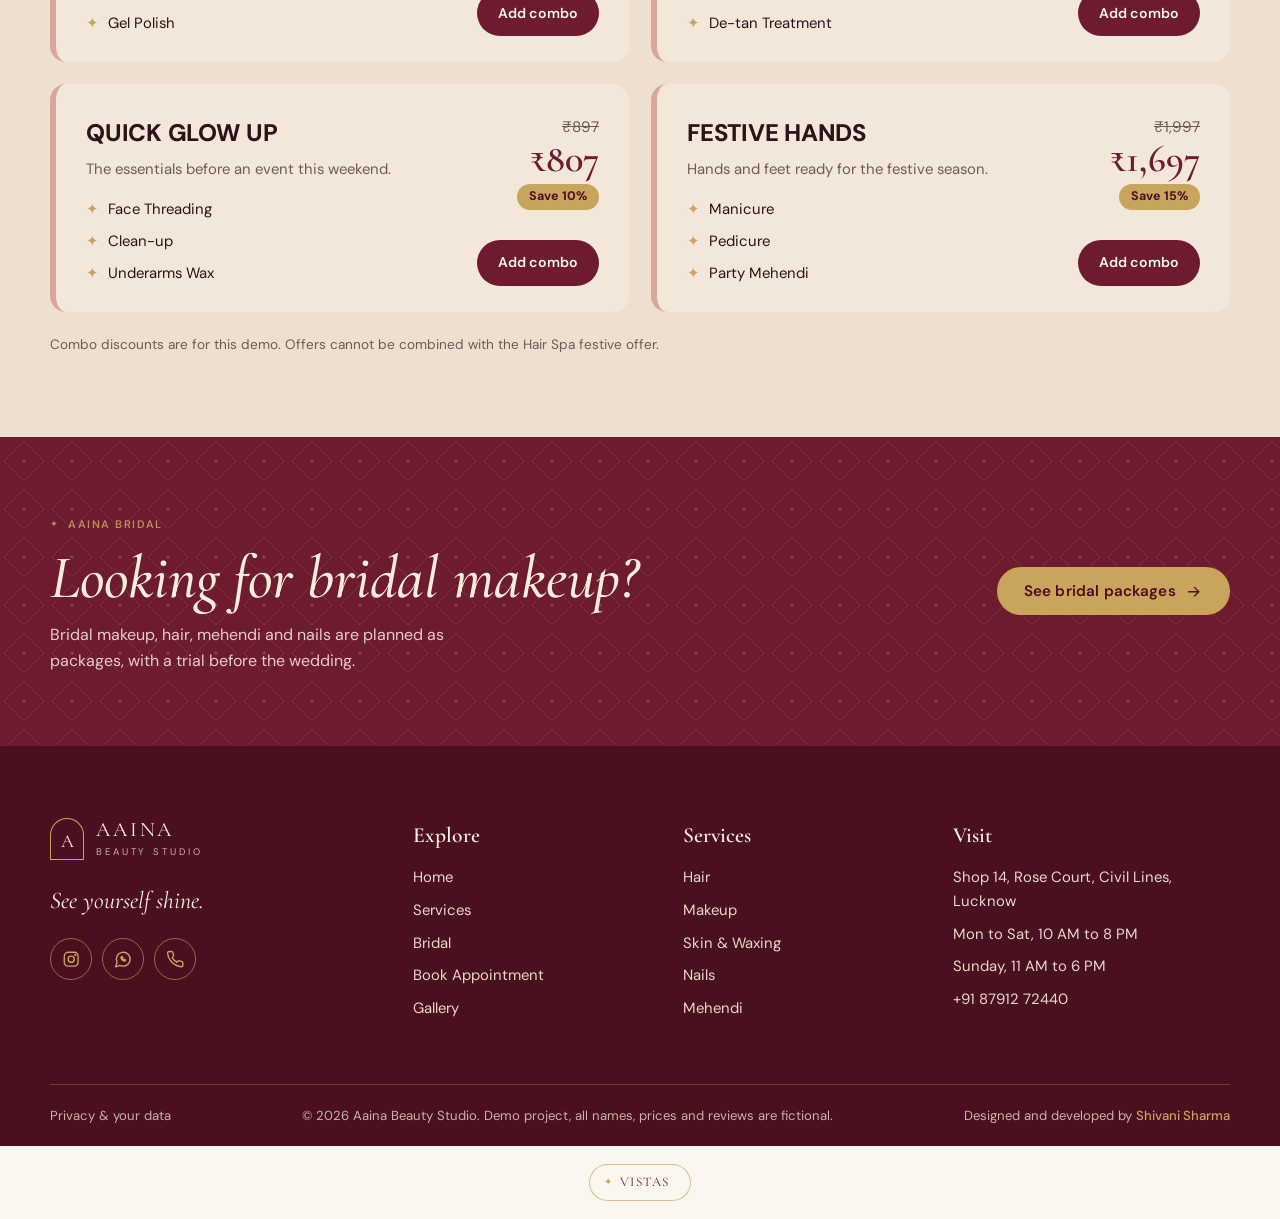
<file: services.html>
<!DOCTYPE html>
<html lang="en">
<head>
  <meta charset="UTF-8">
  <meta name="viewport" content="width=device-width, initial-scale=1">
  <title>Services and prices | Aaina Beauty Studio</title>
  <meta name="description" content="Price menu for hair, makeup, skin and waxing, nails and mehendi at Aaina Beauty Studio. Save favourites and add services to your booking.">
  <link rel="icon" href="favicon.svg" type="image/svg+xml">
  <link rel="preconnect" href="https://fonts.googleapis.com">
  <link rel="preconnect" href="https://fonts.gstatic.com" crossorigin>
  <link href="https://fonts.googleapis.com/css2?family=Cormorant+Garamond:ital,wght@0,500;0,600;1,500;1,600&family=DM+Sans:wght@400;500;600;700&display=swap" rel="stylesheet">
  <link rel="stylesheet" href="style.css">
  <link rel="stylesheet" href="services.css">
  <link rel="manifest" href="manifest.webmanifest">
  <meta name="theme-color" content="#6E1A2F">
  <meta property="og:type" content="website">
  <meta property="og:site_name" content="Aaina Beauty Studio">
  <meta property="og:title" content="Aaina Beauty Studio — Make time for yourself">
  <meta property="og:description" content="Explore salon services, plan your bridal look, and find your next appointment.">
  <meta property="og:image" content="https://strong-cucurucho-858239.netlify.app/images/hero-glam.jpg">
  <meta name="twitter:card" content="summary_large_image">
  <link rel="canonical" href="https://strong-cucurucho-858239.netlify.app/services.html">
  <link rel="stylesheet" href="refresh.css">
</head>
<body>
  <a class="skip-link" href="#main-content">Skip to content</a>

  <div class="topbar">
    Festive offer: <b>20% off Hair Spa</b> this month.
    <a href="tel:+918791272440">Call +91 87912 72440</a>
  </div>

  <header class="site-header">
    <div class="wrap nav">
      <a href="index.html" class="logo" aria-label="Aaina Beauty Studio, home">
        <span class="logo-mark">A</span>
        <span class="logo-text">
          <span class="logo-name">AAINA</span>
          <span class="logo-sub">Beauty Studio</span>
        </span>
      </a>

      <nav class="menu" aria-label="Main">
        <a href="index.html">Home</a>
        <a href="services.html">Services</a>
        <a href="bridal.html">Bridal</a>
        <a href="index.html#gallery">Gallery</a>
        <a href="index.html#visit">Contact</a>
      </nav>

      <div class="nav-actions">
        <span class="open-badge" data-open><i></i><b>Open now</b></span>
        <a class="icon-btn" href="tel:+918791272440" aria-label="Call us"><svg class="icon"><use href="#phone"/></svg></a>
        <a class="btn btn-wine btn-sm" href="booking.html">Book Appointment</a>
        <button class="burger" aria-label="Open menu" aria-expanded="false"><svg class="icon"><use href="#menu"/></svg></button>
      </div>
    </div>
  </header>

  <dialog class="mobile-menu" id="mobileMenu" aria-label="Navigation">
    <div class="mm-top">
      <span class="logo">
        <span class="logo-mark">A</span>
        <span class="logo-text"><span class="logo-name">AAINA</span><span class="logo-sub">Beauty Studio</span></span>
      </span>
      <button class="burger" data-close-menu aria-label="Close menu" style="display:grid"><svg class="icon"><use href="#close"/></svg></button>
    </div>
    <nav>
      <a href="index.html">Home</a>
      <a href="services.html">Services</a>
      <a href="bridal.html">Bridal</a>
      <a href="index.html#gallery">Gallery</a>
      <a href="index.html#visit">Contact</a>
    </nav>
    <div class="mm-foot">
      <span class="open-badge" data-open><i></i><b>Open now</b></span>
      <a class="btn btn-wine" href="booking.html">Book Appointment</a>
    </div>
  </dialog>

  <main id="main-content" tabindex="-1">
    <div class="demo-banner" data-demo-mode>Explore the studio demo <span>Sample prices, fictional reviews and AI-generated photos. No real appointments are made.</span></div>

    <section class="page-head">
      <div class="wrap">
        <p class="label">Services and prices</p>
        <h1>Price menu</h1>
        <p>Search, save your favourites and add services to your booking. Prices marked "from" depend on hair length or design.</p>
        <ul class="head-notes">
          <li><svg class="icon"><use href="#shield"/></svg> Fresh wax, single-use strips</li>
          <li><svg class="icon"><use href="#check"/></svg> Free patch test on request</li>
          <li><svg class="icon"><use href="#clock"/></svg> Walk-ins welcome, appointments preferred</li>
        </ul>
      </div>
    </section>

    <div class="menu-area">
    <div class="toolbar">
      <div class="wrap">
        <div class="toolbar-row">
          <div class="search">
            <svg class="icon"><use href="#search"/></svg>
            <input type="search" id="searchBox" placeholder="Search haircut, facial, gel polish..." aria-label="Search services" autocomplete="off">
          </div>
          <div class="sort">
            <select id="sortBox" aria-label="Sort services">
              <option value="popular">Popular first</option>
              <option value="low">Price: low to high</option>
              <option value="high">Price: high to low</option>
              <option value="short">Shortest first</option>
            </select>
          </div>
        </div>
        <div class="cat-chips" id="chips" role="group" aria-label="Filter by category"></div>
      </div>
    </div>

    <section class="results" id="results">
      <div class="wrap">
        <div class="results-meta">
          <span id="resultCount" aria-live="polite"></span>
          <button class="clear" id="clearFilters" type="button" hidden>Clear filters</button>
        </div>
        <div class="svc-list" id="serviceGrid"></div>
      </div>
    </section>
    </div>

    <section class="section bg-pearl" id="combos">
      <div class="wrap">
        <div class="sec-head">
          <div>
            <p class="label">Recommended combinations</p>
            <h2 class="title">Book together, pay less</h2>
          </div>
          <p>Popular services bundled by our team. Add a combo and the discount shows in your booking total.</p>
        </div>
        <div class="combo-grid" id="comboGrid"></div>
        <p class="combo-note">Combo discounts are for this demo. Offers cannot be combined with the Hair Spa festive offer.</p>
      </div>
    </section>

    <section class="bridal-band">
      <div class="wrap band-inner">
        <div>
          <p class="label">Aaina Bridal</p>
          <h2>Looking for bridal makeup?</h2>
          <p>Bridal makeup, hair, mehendi and nails are planned as packages, with a trial before the wedding.</p>
        </div>
        <a class="btn btn-gold" href="bridal.html">See bridal packages <svg class="icon"><use href="#arrow"/></svg></a>
      </div>
    </section>

  </main>

  <footer class="site-footer">
    <div class="wrap">
      <div class="footer-grid">
        <div>
          <a href="index.html" class="logo" aria-label="Aaina Beauty Studio, home">
            <span class="logo-mark">A</span>
            <span class="logo-text"><span class="logo-name">AAINA</span><span class="logo-sub">Beauty Studio</span></span>
          </a>
          <p class="footer-tag">See yourself shine.</p>
          <div class="social">
            <a href="#" data-demo="Demo link: Instagram" aria-label="Instagram"><svg class="icon"><use href="#instagram"/></svg></a>
            <a href="https://wa.me/918791272440" target="_blank" rel="noopener" aria-label="WhatsApp"><svg class="icon"><use href="#whatsapp"/></svg></a>
            <a href="tel:+918791272440" aria-label="Call"><svg class="icon"><use href="#phone"/></svg></a>
          </div>
        </div>
        <div>
          <h4>Explore</h4>
          <ul>
            <li><a href="index.html">Home</a></li>
            <li><a href="services.html">Services</a></li>
            <li><a href="bridal.html">Bridal</a></li>
            <li><a href="booking.html">Book Appointment</a></li>
            <li><a href="index.html#gallery">Gallery</a></li>
          </ul>
        </div>
        <div>
          <h4>Services</h4>
          <ul>
            <li><a href="services.html#hair">Hair</a></li>
            <li><a href="services.html#makeup">Makeup</a></li>
            <li><a href="services.html#skin">Skin &amp; Waxing</a></li>
            <li><a href="services.html#nails">Nails</a></li>
            <li><a href="services.html#mehendi">Mehendi</a></li>
          </ul>
        </div>
        <div>
          <h4>Visit</h4>
          <ul>
            <li>Shop 14, Rose Court, Civil Lines, Lucknow</li>
            <li>Mon to Sat, 10 AM to 8 PM</li>
            <li>Sunday, 11 AM to 6 PM</li>
            <li><a href="tel:+918791272440">+91 87912 72440</a></li>
          </ul>
        </div>
      </div>
      <div class="footer-bottom">
        <a href="privacy.html">Privacy &amp; your data</a>
        <button type="button" class="install-button" data-install hidden>Install app</button>
        <span>© 2026 Aaina Beauty Studio. Demo project, all names, prices and reviews are fictional.</span>
        <span>Designed and developed by <b>Shivani Sharma</b></span>
      </div>
    </div>
  </footer>

  <!-- booking tray: appears once a service is added -->
  <div class="tray" id="tray" aria-live="polite">
    <div class="tray-info"><b id="trayCount"></b><span id="trayTotal"></span></div>
    <button class="tray-review" id="trayReview" type="button">Review</button>
    <a class="btn btn-gold btn-sm" href="booking.html">Continue<span class="long"> to booking</span></a>
  </div>

  <dialog class="modal" id="detailModal" aria-label="Service details">
    <button class="modal-close" data-close-modal aria-label="Close"><svg class="icon"><use href="#close"/></svg></button>
    <div class="modal-body" id="detailBody"></div>
  </dialog>

  <dialog class="modal" id="trayModal" aria-label="Your booking">
    <button class="modal-close" data-close-modal aria-label="Close"><svg class="icon"><use href="#close"/></svg></button>
    <div class="modal-body" id="trayBody"></div>
  </dialog>

  <a class="wa-float" href="https://wa.me/918791272440?text=Hi%20Aaina%20Beauty%20Studio%2C%20I%20have%20a%20question%20about%20your%20services." target="_blank" rel="noopener" aria-label="Chat on WhatsApp"><svg class="icon"><use href="#whatsapp"/></svg></a>
  <div class="vistas-tag" title="Crafted by Vistas Atelier"><i>✦</i> VISTAS <span class="more">Crafted by Vistas Atelier</span></div>
  <div class="toast" id="toast" role="status" aria-live="polite"></div>

  <script src="data.js"></script>
  <script src="core.js"></script>
  <script src="runtime-config.js"></script>
  <script src="client.js"></script>
  <script src="pwa.js"></script>
  <script src="script.js"></script>
  <script src="services.js"></script>
</body>
</html>
</file>
<file: style.css>
/* Aaina Beauty Studio - shared styles
   Home, services and booking pages all use this file. */

:root {
  --ivory: #FBF6EF;
  --pearl: #EDE0D0;
  --rose: #D9A79A;
  --rose-deep: #B2625A;
  --wine: #6E1A2F;
  --wine-dark: #4A1020;
  --gold: #C8A45C;
  --henna: #8A4B2A;
  --ink: #2B1318;
  --muted: #7B6258;

  --f-logo: 'Marcellus', Georgia, serif;
  --f-head: 'Archivo', 'Helvetica Neue', Arial, sans-serif;
  --f-serif: 'Cormorant Garamond', Georgia, serif;
  --f-body: 'DM Sans', system-ui, sans-serif;

  --wrap: 1180px;
}

*, *::before, *::after { box-sizing: border-box; }

html { scroll-behavior: smooth; scroll-padding-top: 96px; }

body {
  margin: 0;
  font-family: var(--f-body);
  color: var(--ink);
  background: var(--ivory);
  line-height: 1.6;
  -webkit-font-smoothing: antialiased;
}

img { max-width: 100%; display: block; }
[hidden] { display: none !important; }
.sr { position: absolute; width: 1px; height: 1px; overflow: hidden; clip: rect(0 0 0 0); white-space: nowrap; }
a { color: inherit; text-decoration: none; }
h1, h2, h3, h4, p, figure { margin: 0; }
ul { margin: 0; padding: 0; list-style: none; }
button { font: inherit; color: inherit; background: none; border: 0; cursor: pointer; }
input, select, textarea { font: inherit; color: inherit; }

:focus-visible { outline: 2px solid var(--wine); outline-offset: 3px; }

.icon {
  width: 1.15em;
  height: 1.15em;
  fill: none;
  stroke: currentColor;
  stroke-width: 1.8;
  stroke-linecap: round;
  stroke-linejoin: round;
  flex: none;
}

.wrap { width: min(var(--wrap), 100% - 40px); margin-inline: auto; }
.section { padding: 96px 0; }
.bg-pearl { background: var(--pearl); }

/* ---------- small building blocks ---------- */

.label {
  display: inline-flex;
  align-items: center;
  gap: .55rem;
  font-size: .92rem;
  font-weight: 500;
  color: var(--rose-deep);
  margin-bottom: 14px;
}
.label::before { content: "✦"; color: var(--gold); font-size: .85em; }

.title {
  font-family: var(--f-head);
  font-weight: 800;
  font-size: clamp(2rem, 4.4vw, 3.3rem);
  line-height: 1;
  letter-spacing: -.015em;
  text-transform: uppercase;
}
.title em {
  font-family: var(--f-serif);
  font-style: italic;
  font-weight: 500;
  font-size: 1.14em;
  letter-spacing: 0;
  text-transform: none;
  color: var(--rose-deep);
}

.sec-head {
  display: flex;
  justify-content: space-between;
  align-items: flex-end;
  flex-wrap: wrap;
  gap: 20px 40px;
  margin-bottom: 44px;
}
.sec-head p { max-width: 380px; color: var(--muted); }

.btn {
  display: inline-flex;
  align-items: center;
  justify-content: center;
  gap: .6rem;
  padding: .95rem 1.7rem;
  border-radius: 999px;
  font-weight: 700;
  font-size: .95rem;
  line-height: 1;
  transition: background .25s, color .25s, border-color .25s, transform .25s;
}
.btn:hover { transform: translateY(-2px); }
.btn-sm { padding: .78rem 1.3rem; font-size: .88rem; }
.btn-wine { background: var(--wine); color: var(--ivory); }
.btn-wine:hover { background: var(--wine-dark); }
.btn-line { border: 1.5px solid var(--wine); color: var(--wine); }
.btn-line:hover { background: var(--wine); color: var(--ivory); }
.btn-gold { background: var(--gold); color: var(--wine-dark); }
.btn-gold:hover { background: #d8b673; }

.round-btn {
  width: 46px;
  height: 46px;
  border-radius: 50%;
  display: grid;
  place-items: center;
  background: var(--ivory);
  color: var(--wine);
  flex: none;
  transition: background .3s;
}
.round-btn .icon { transition: transform .3s; }
a:hover > .round-btn .icon,
a:hover .round-btn .icon { transform: translateX(3px); }

.text-link {
  display: inline-flex;
  align-items: center;
  gap: .5rem;
  font-weight: 700;
  color: var(--wine);
  border-bottom: 1.5px solid var(--gold);
  padding-bottom: 3px;
}

/* photo wrapper: shows a soft gradient + file name until the real photo is added */
.ph {
  position: relative;
  overflow: hidden;
  background: linear-gradient(160deg, #EFE3D5, #D9A79A);
}
.ph img { width: 100%; height: 100%; object-fit: cover; object-position: center 25%; transition: transform .7s ease; }
.ph.no-img img { display: none; }
.ph.no-img::after {
  content: attr(data-photo);
  position: absolute;
  top: 42%;
  left: 50%;
  transform: translate(-50%, -50%);
  white-space: nowrap;
  padding: 3px 10px;
  border-radius: 99px;
  background: rgba(251, 246, 239, .8);
  color: var(--wine);
  font-size: .7rem;
  letter-spacing: .03em;
}

/* ---------- top strip + header ---------- */

.topbar {
  background: var(--wine);
  color: #F5E7DA;
  font-size: .83rem;
  text-align: center;
  padding: 9px 16px;
}
.topbar b { color: #fff; font-weight: 700; }
.topbar a { color: var(--gold); font-weight: 700; margin-left: .6rem; white-space: nowrap; }

.site-header {
  position: sticky;
  top: 0;
  z-index: 50;
  background: rgba(251, 246, 239, .92);
  backdrop-filter: blur(10px);
  -webkit-backdrop-filter: blur(10px);
  border-bottom: 1px solid rgba(200, 164, 92, .3);
}
.nav { display: flex; align-items: center; justify-content: space-between; gap: 24px; height: 78px; }

.logo { display: flex; align-items: center; gap: 12px; }
.logo-mark {
  width: 34px;
  height: 42px;
  border: 1.5px solid var(--gold);
  border-radius: 999px 999px 3px 3px;
  display: grid;
  place-items: center;
  padding-top: 7px;
  font-family: var(--f-logo);
  font-size: 1.15rem;
  color: var(--wine);
  background: var(--ivory);
}
.logo-text { display: flex; flex-direction: column; line-height: 1; }
.logo-name { font-family: var(--f-logo); font-size: 1.28rem; letter-spacing: .34em; color: var(--wine); }
.logo-sub { font-size: .6rem; letter-spacing: .3em; text-transform: uppercase; color: var(--muted); margin-top: 6px; }

.menu { display: flex; gap: 34px; }
.menu a { position: relative; font-size: .94rem; font-weight: 500; padding: 6px 0; }
.menu a::after {
  content: "";
  position: absolute;
  left: 0; right: 100%;
  bottom: 0;
  height: 1.5px;
  background: var(--gold);
  transition: right .3s;
}
.menu a:hover::after, .menu a.active::after { right: 0; }

.nav-actions { display: flex; align-items: center; gap: 12px; }
.icon-btn {
  width: 42px; height: 42px;
  border-radius: 50%;
  border: 1.5px solid rgba(110, 26, 47, .35);
  display: grid; place-items: center;
  color: var(--wine);
  transition: background .25s, color .25s;
}
.icon-btn:hover { background: var(--wine); color: var(--ivory); }
.burger { display: none; width: 42px; height: 42px; place-items: center; color: var(--wine); }
.burger .icon { width: 26px; height: 26px; }

.open-badge {
  display: inline-flex;
  align-items: center;
  gap: 8px;
  font-size: .8rem;
  font-weight: 500;
  padding: 6px 12px;
  border-radius: 99px;
  background: #fff;
  border: 1px solid rgba(200, 164, 92, .45);
  white-space: nowrap;
}
.open-badge i { width: 8px; height: 8px; border-radius: 50%; background: #2F9E62; }
.open-badge.closed i { background: #C0504D; }

.mobile-menu {
  position: fixed;
  inset: 0;
  z-index: 60;
  background: var(--ivory);
  padding: 22px 28px 40px;
  display: flex;
  flex-direction: column;
  gap: 6px;
  opacity: 0;
  pointer-events: none;
  transform: translateY(-12px);
  transition: opacity .3s, transform .3s;
}
.mobile-menu.open { opacity: 1; pointer-events: auto; transform: none; }
.mobile-menu .mm-top { display: flex; justify-content: space-between; align-items: center; margin-bottom: 30px; }
.mobile-menu nav a {
  display: block;
  font-family: var(--f-serif);
  font-size: 2.3rem;
  font-style: italic;
  font-weight: 500;
  padding: 8px 0;
  border-bottom: 1px solid rgba(200, 164, 92, .35);
}
.mobile-menu .mm-foot { margin-top: auto; display: grid; gap: 14px; }
.mobile-menu .open-badge { justify-self: start; }
body.menu-open { overflow: hidden; }

/* ---------- hero ---------- */

.hero {
  background:
    radial-gradient(760px 480px at 88% 12%, rgba(217, 167, 154, .38), transparent 62%),
    var(--ivory);
}
.hero-grid {
  display: grid;
  grid-template-columns: 1.15fr .85fr;
  gap: 40px;
  align-items: center;
  padding: 60px 0 78px;
}
.hero h1 {
  font-family: var(--f-head);
  font-weight: 800;
  text-transform: uppercase;
  font-size: clamp(2.8rem, 6.4vw, 5.6rem);
  line-height: .92;
  letter-spacing: -.02em;
  margin-bottom: 26px;
}
.hero h1 em {
  display: block;
  font-family: var(--f-serif);
  font-style: italic;
  font-weight: 500;
  text-transform: none;
  font-size: 1.14em;
  letter-spacing: 0;
  line-height: 1.02;
  color: var(--rose-deep);
}
.hero-sub { font-size: 1.1rem; max-width: 470px; color: var(--muted); margin-bottom: 32px; }
.hero-cta { display: flex; flex-wrap: wrap; gap: 14px; margin-bottom: 36px; }
.hero-proof { display: flex; flex-wrap: wrap; align-items: center; gap: 14px 26px; }
.rating { display: flex; align-items: center; gap: 12px; }
.rating .stars { color: var(--gold); letter-spacing: 2px; font-size: 1.05rem; }
.rating p { font-size: .9rem; line-height: 1.3; }
.rating strong { font-size: 1.05rem; }

.hero-art { position: relative; width: min(100%, 400px); justify-self: center; }
.arch { position: relative; aspect-ratio: 300 / 420; }
.arch .ph {
  position: absolute;
  top: 3.33%; left: 4.67%; right: 4.67%; bottom: 0;
  border-radius: 999px 999px 0 0;
}
.arch-beads { position: absolute; inset: 0; width: 100%; height: 100%; overflow: visible; pointer-events: none; }
.arch-beads path {
  fill: none;
  stroke: url(#pearlGrad);
  stroke-width: 9;
  stroke-linecap: round;
  stroke-dasharray: 0 13;
  filter: drop-shadow(0 1.5px 1.5px rgba(110, 26, 47, .4));
}
.arch-beads path.thread {
  stroke: var(--gold);
  stroke-width: 1.2;
  stroke-dasharray: none;
  filter: none;
}

.spin-badge { position: absolute; left: -38px; bottom: 14%; width: 124px; height: 124px; }
.spin-badge svg { width: 100%; height: 100%; animation: spin 22s linear infinite; }
.spin-badge text { font-family: var(--f-head); font-weight: 700; font-size: 10.5px; fill: var(--gold); }
.spin-star { position: absolute; inset: 0; display: grid; place-items: center; color: var(--gold); font-size: 1.6rem; }
@keyframes spin { to { transform: rotate(360deg); } }

.float-chip {
  position: absolute;
  right: -14px;
  bottom: 8%;
  display: flex;
  align-items: center;
  gap: 10px;
  padding: 10px 16px 10px 12px;
  border-radius: 16px;
  background: #fff;
  font-size: .85rem;
  font-weight: 500;
  line-height: 1.25;
  box-shadow: 0 14px 30px -14px rgba(110, 26, 47, .45);
}
.float-chip .icon { color: #2F9E62; width: 22px; height: 22px; }
.float-chip small { display: block; color: var(--muted); font-weight: 400; font-size: .75rem; }

/* one orchestrated entrance, no scroll animations */
@keyframes rise { from { opacity: 0; transform: translateY(22px); } to { opacity: 1; transform: none; } }
.hero-text > * { animation: rise .9s cubic-bezier(.2, .7, .2, 1) both; }
.hero-text > :nth-child(2) { animation-delay: .08s; }
.hero-text > :nth-child(3) { animation-delay: .16s; }
.hero-text > :nth-child(4) { animation-delay: .24s; }
.hero-text > :nth-child(5) { animation-delay: .32s; }
.hero-art { animation: rise 1.1s .15s cubic-bezier(.2, .7, .2, 1) both; }

/* trust strip */
.trust { background: var(--pearl); border-block: 1px solid rgba(200, 164, 92, .35); }
.trust-grid { display: grid; grid-template-columns: repeat(4, 1fr); }
.trust-item { display: flex; align-items: center; gap: 14px; padding: 22px 18px; }
.trust-item + .trust-item { border-left: 1px solid rgba(200, 164, 92, .4); }
.trust-item .icon { width: 28px; height: 28px; color: var(--wine); }
.trust-item b { display: block; font-size: .95rem; line-height: 1.25; }
.trust-item span { font-size: .82rem; color: var(--muted); line-height: 1.3; display: block; }

/* ---------- fork cards ---------- */

.fork-section { padding: 96px 0 40px; }
.fork { display: grid; grid-template-columns: 1fr 1fr; gap: 22px; position: relative; }
.fork-card {
  position: relative;
  isolation: isolate;
  min-height: 540px;
  border-radius: 22px;
  overflow: hidden;
  display: flex;
  flex-direction: column;
  justify-content: flex-end;
  padding: 40px 38px;
}
.fork-card .ph { position: absolute; inset: 0; z-index: -2; }
.fork-card::before { content: ""; position: absolute; inset: 0; z-index: -1; }
.fork-card::after {
  content: "";
  position: absolute;
  inset: 14px;
  border: 1px solid rgba(200, 164, 92, .8);
  border-radius: 14px;
  pointer-events: none;
}
.fork-card:hover .ph img { transform: scale(1.05); }
.fork-card .label { color: inherit; opacity: .85; }
.fork-card h3 { margin-bottom: 10px; }
.fork-card p.fork-list { margin-bottom: 22px; max-width: 320px; }
.fork-go { display: flex; align-items: center; gap: 14px; font-weight: 700; }

.fork-glam { color: var(--ink); }
.fork-glam::before { background: linear-gradient(to top, rgba(237, 224, 208, .97) 30%, rgba(237, 224, 208, 0) 72%); }
.fork-glam h3 {
  font-family: var(--f-head);
  font-weight: 800;
  font-size: clamp(2rem, 3.6vw, 3rem);
  line-height: .95;
  text-transform: uppercase;
  letter-spacing: -.015em;
}
.fork-glam .round-btn { background: var(--rose); color: var(--wine-dark); }

.fork-bridal { color: #FBEEE0; background: var(--wine); }
.fork-bridal::before { background: linear-gradient(to top, rgba(74, 16, 32, .97) 32%, rgba(110, 26, 47, 0) 76%); }
.fork-bridal .ph {
  inset: 14px;
  border-radius: 999px 999px 12px 12px;
  background: linear-gradient(160deg, #8D2A42, #4A1020);
}
.fork-bridal::after { border-radius: 999px 999px 14px 14px; inset: 8px; }
.fork-bridal .label::before { color: var(--gold); }
.fork-bridal h3 {
  font-family: var(--f-serif);
  font-style: italic;
  font-weight: 500;
  font-size: clamp(3rem, 5.4vw, 4.6rem);
  line-height: .9;
}
.fork-bridal .round-btn { background: var(--gold); color: var(--wine-dark); }
.fork-bridal.fork-card, .fork-bridal .fork-go { text-align: left; }

.fork-badge {
  position: absolute;
  left: 50%; top: 26%;
  transform: translate(-50%, -50%);
  z-index: 3;
  width: 96px; height: 96px;
  border-radius: 50%;
  display: grid;
  place-items: center;
  background: var(--ivory);
  border: 1px solid var(--gold);
  box-shadow: 0 0 0 9px var(--ivory);
}
.fork-badge .logo-mark { width: 40px; height: 50px; font-size: 1.4rem; }

/* ---------- services ---------- */

.svc-grid { display: grid; grid-template-columns: repeat(6, 1fr); gap: 20px; }
.svc-card {
  position: relative;
  grid-column: span 2;
  aspect-ratio: 3 / 4;
  border-radius: 20px;
  overflow: hidden;
  color: #fff;
  display: flex;
  align-items: flex-end;
  padding: 26px;
  isolation: isolate;
}
.svc-card:nth-child(n + 4) { grid-column: span 3; aspect-ratio: 16 / 10; }
.svc-card .ph { position: absolute; inset: 0; z-index: -2; }
.svc-card::before {
  content: "";
  position: absolute;
  inset: 0;
  z-index: -1;
  background: linear-gradient(to top, rgba(43, 19, 24, .82) 8%, rgba(43, 19, 24, 0) 60%);
}
.svc-card:hover .ph img { transform: scale(1.06); }
.svc-card h3 {
  font-family: var(--f-head);
  font-weight: 800;
  font-size: clamp(1.7rem, 2.8vw, 2.3rem);
  line-height: 1;
  text-transform: uppercase;
  letter-spacing: -.01em;
}
.svc-card p { font-size: .92rem; opacity: .9; margin: 6px 0 14px; max-width: 250px; }
.svc-card .from {
  display: inline-block;
  font-size: .8rem;
  font-weight: 500;
  padding: 4px 12px;
  border: 1px solid rgba(255, 255, 255, .6);
  border-radius: 99px;
}
.svc-card .round-btn { position: absolute; right: 20px; bottom: 20px; }
.svc-card:hover .round-btn { background: var(--rose); }

/* ---------- signature looks ---------- */

.looks { display: grid; grid-template-columns: repeat(4, 1fr); gap: 26px; }
.look .ph { aspect-ratio: 3 / 4; border-radius: 999px 999px 18px 18px; margin-bottom: 18px; }
.look:hover .ph img { transform: scale(1.05); }
.look h3 { font-family: var(--f-head); font-weight: 700; font-size: 1.15rem; text-transform: uppercase; letter-spacing: .01em; }
.look .meta { color: var(--muted); font-size: .9rem; margin: 2px 0 12px; }
.look .text-link { font-size: .9rem; }

/* ---------- bridal teaser band ---------- */

.bridal-band {
  background:
    url("data:image/svg+xml,%3Csvg xmlns='http://www.w3.org/2000/svg' width='48' height='48' viewBox='0 0 48 48'%3E%3Cpath d='M24 4l20 20-20 20L4 24z' fill='none' stroke='%23C8A45C' stroke-opacity='.2'/%3E%3Ccircle cx='24' cy='24' r='1.8' fill='%23C8A45C' fill-opacity='.3'/%3E%3C/svg%3E"),
    var(--wine);
  color: #FBEEE0;
  padding: 72px 0;
}
.band-inner { display: flex; align-items: center; justify-content: space-between; gap: 30px 60px; flex-wrap: wrap; }
.bridal-band .label { color: var(--gold); }
.bridal-band h2 {
  font-family: var(--f-serif);
  font-style: italic;
  font-weight: 500;
  font-size: clamp(2.3rem, 4.8vw, 3.8rem);
  line-height: 1;
  margin-bottom: 14px;
}
.bridal-band p { max-width: 470px; opacity: .85; }

/* ---------- before / after ---------- */

.ba-layout { display: grid; grid-template-columns: .9fr 1.1fr; gap: 64px; align-items: center; }
.ba-text .title { margin-bottom: 20px; }
.ba-text p { color: var(--muted); max-width: 420px; margin-bottom: 14px; }
.ba-text .btn { margin-top: 18px; }
.ba { --pos: 50%; position: relative; aspect-ratio: 4 / 5; border-radius: 20px; overflow: hidden; background: var(--pearl); user-select: none; }
.ba .ph { position: absolute; inset: 0; border-radius: 0; }
.ba .ph.before-img { clip-path: inset(0 calc(100% - var(--pos)) 0 0); background: linear-gradient(160deg, #D8C9BA, #A9928A); }
.ba .ph.after-img { background: linear-gradient(160deg, #F2D4CB, #D9A79A); }
.ba .ph.before-img.no-img::after { top: auto; bottom: 16px; left: 16px; transform: none; }
.ba .ph.after-img.no-img::after { top: auto; bottom: 16px; left: auto; right: 16px; transform: none; }
.ba-tag {
  position: absolute;
  top: 16px;
  z-index: 2;
  padding: 5px 14px;
  border-radius: 99px;
  background: rgba(251, 246, 239, .92);
  color: var(--wine);
  font-size: .8rem;
  font-weight: 700;
}
.ba-tag.b { left: 16px; }
.ba-tag.a { right: 16px; }
.ba-handle { position: absolute; top: 0; bottom: 0; left: var(--pos); width: 2px; background: #fff; transform: translateX(-1px); z-index: 3; pointer-events: none; }
.ba-handle::after {
  content: "";
  position: absolute;
  top: 50%; left: 50%;
  width: 48px; height: 48px;
  transform: translate(-50%, -50%);
  border-radius: 50%;
  background: var(--ivory) url("data:image/svg+xml,%3Csvg xmlns='http://www.w3.org/2000/svg' width='24' height='24' viewBox='0 0 24 24' fill='none' stroke='%236E1A2F' stroke-width='2' stroke-linecap='round' stroke-linejoin='round'%3E%3Cpath d='M9 7l-5 5 5 5M15 7l5 5-5 5'/%3E%3C/svg%3E") center / 24px no-repeat;
  box-shadow: 0 6px 18px rgba(43, 19, 24, .3);
}
.ba input {
  position: absolute;
  inset: 0;
  width: 100%; height: 100%;
  margin: 0;
  opacity: 0;
  z-index: 4;
  cursor: ew-resize;
  touch-action: pan-y;
}
.ba:focus-within .ba-handle::after { outline: 2px solid var(--wine); outline-offset: 3px; }

/* ---------- team ---------- */

.team { display: grid; grid-template-columns: repeat(4, 1fr); gap: 26px; }
.artist .ph { aspect-ratio: 4 / 5; border-radius: 999px 999px 16px 16px; margin-bottom: 18px; }
.artist h3 { font-family: var(--f-serif); font-size: 1.7rem; font-weight: 600; line-height: 1.1; }
.artist .role { font-size: .9rem; font-weight: 700; color: var(--rose-deep); margin: 4px 0 6px; }
.artist p { font-size: .9rem; color: var(--muted); }

/* ---------- testimonials ---------- */

.reviews { display: grid; grid-template-columns: 1.25fr 1fr; gap: 28px; align-items: stretch; }
.review-main {
  background: var(--wine);
  color: #FBEEE0;
  border-radius: 24px;
  padding: 48px 46px;
  display: flex;
  flex-direction: column;
  justify-content: space-between;
  gap: 30px;
}
.review-main .stars, .review-side .stars { color: var(--gold); letter-spacing: 3px; }
.review-main blockquote {
  margin: 0;
  font-family: var(--f-serif);
  font-size: clamp(1.7rem, 2.7vw, 2.3rem);
  line-height: 1.22;
  font-weight: 500;
}
.who { display: flex; align-items: center; gap: 14px; font-size: .92rem; }
.who .avatar {
  width: 46px; height: 46px;
  border-radius: 50%;
  display: grid; place-items: center;
  background: var(--rose);
  color: var(--wine-dark);
  font-weight: 700;
}
.who b { display: block; }
.who span { opacity: .75; font-size: .85rem; }
.review-side { display: grid; gap: 28px; }
.review-side figure {
  border: 1px solid rgba(200, 164, 92, .65);
  border-radius: 24px 24px 24px 4px;
  padding: 30px 30px 26px;
  display: flex;
  flex-direction: column;
  gap: 16px;
}
.review-side blockquote { margin: 0; font-size: 1rem; }

/* ---------- gallery strip ---------- */

.gallery { display: grid; grid-template-columns: repeat(5, 1fr); gap: 16px; align-items: start; }
.gal-item { position: relative; display: block; aspect-ratio: 1; border-radius: 14px; overflow: hidden; cursor: zoom-in; width: 100%; padding: 0; }
.gal-item:nth-child(even) { margin-top: 30px; }
.gal-item .ph { position: absolute; inset: 0; }
.gal-item::after {
  content: "";
  position: absolute;
  inset: 0;
  background: rgba(110, 26, 47, .45) url("data:image/svg+xml,%3Csvg xmlns='http://www.w3.org/2000/svg' width='32' height='32' viewBox='0 0 24 24' fill='none' stroke='%23FBF6EF' stroke-width='1.6' stroke-linecap='round'%3E%3Crect x='3' y='3' width='18' height='18' rx='5'/%3E%3Ccircle cx='12' cy='12' r='4'/%3E%3C/svg%3E") center / 34px no-repeat;
  opacity: 0;
  transition: opacity .3s;
}
.gal-item:hover::after, .gal-item:focus-visible::after { opacity: 1; }

.lightbox {
  position: fixed;
  inset: 0;
  z-index: 90;
  background: rgba(43, 19, 24, .9);
  display: grid;
  place-items: center;
  padding: 24px;
}
.lightbox[hidden] { display: none; }
.lightbox img { max-height: 86vh; width: auto; border-radius: 14px; }
.lb-close {
  position: absolute;
  top: 18px; right: 18px;
  width: 46px; height: 46px;
  border-radius: 50%;
  background: var(--ivory);
  color: var(--wine);
  display: grid; place-items: center;
}

/* ---------- FAQ ---------- */

.faq-layout { display: grid; grid-template-columns: .8fr 1.2fr; gap: 64px; align-items: start; }
.faq-layout .title { margin-bottom: 18px; }
.faq-layout .side p { color: var(--muted); max-width: 340px; margin-bottom: 24px; }
.faq details { border-bottom: 1px solid rgba(200, 164, 92, .55); }
.faq summary {
  list-style: none;
  cursor: pointer;
  display: flex;
  justify-content: space-between;
  align-items: center;
  gap: 20px;
  padding: 22px 0;
  font-weight: 700;
  font-size: 1.05rem;
}
.faq summary::-webkit-details-marker { display: none; }
.faq summary::after {
  content: "+";
  font-family: var(--f-serif);
  font-size: 1.9rem;
  line-height: 1;
  color: var(--rose-deep);
  transition: transform .3s;
}
.faq details[open] summary::after { transform: rotate(45deg); }
.faq details p { padding: 0 40px 24px 0; color: var(--muted); }

/* ---------- visit us ---------- */

.visit-layout { display: grid; grid-template-columns: 1.1fr .9fr; gap: 40px; align-items: start; }
.map-card { position: relative; aspect-ratio: 16 / 10; border-radius: 24px; overflow: hidden; background: #E6D6C4; }
.map-card svg.map { width: 100%; height: 100%; display: block; }
.map-pin {
  position: absolute;
  left: 50%; top: 46%;
  transform: translate(-50%, -100%);
  display: flex;
  flex-direction: column;
  align-items: center;
}
.map-pin .bubble {
  background: var(--wine);
  color: var(--ivory);
  padding: 8px 16px;
  border-radius: 99px;
  font-size: .85rem;
  font-weight: 700;
  white-space: nowrap;
}
.map-pin::after { content: ""; width: 12px; height: 12px; background: var(--wine); transform: rotate(45deg); margin-top: -6px; }
.map-card .demo-tag { position: absolute; left: 14px; bottom: 12px; font-size: .72rem; color: var(--muted); background: rgba(251, 246, 239, .85); padding: 2px 10px; border-radius: 99px; }
.map-card .btn { position: absolute; right: 16px; bottom: 16px; }

.info-grid { display: grid; grid-template-columns: 1fr 1fr; gap: 28px; margin-top: 30px; }
.info-grid h3 { font-family: var(--f-serif); font-size: 1.55rem; font-weight: 600; margin-bottom: 10px; }
.info-grid li, .info-grid p { font-size: .95rem; color: var(--muted); }
.info-grid a { color: var(--wine); font-weight: 700; }
.contact-lines { display: grid; gap: 8px; }
.hours li { display: flex; justify-content: space-between; gap: 14px; padding: 6px 0; border-bottom: 1px dashed rgba(200, 164, 92, .6); }
.hours li.today { color: var(--wine); font-weight: 700; }
.walkin { margin-top: 12px; font-size: .85rem; }

.enquiry {
  background: var(--ivory);
  border: 1px solid rgba(200, 164, 92, .7);
  border-radius: 24px;
  padding: 36px 34px;
}
.enquiry h3 { font-family: var(--f-serif); font-size: 2.1rem; font-weight: 600; line-height: 1.05; margin-bottom: 6px; }
.enquiry > p { color: var(--muted); font-size: .95rem; margin-bottom: 24px; }
.field { margin-bottom: 16px; }
.field label { display: block; font-size: .85rem; font-weight: 700; margin-bottom: 6px; }
.field input, .field select, .field textarea {
  width: 100%;
  padding: 13px 16px;
  border: 1.5px solid rgba(110, 26, 47, .25);
  border-radius: 12px;
  background: #fff;
  transition: border-color .2s;
}
.field textarea { resize: vertical; min-height: 92px; }
.field input:focus, .field select:focus, .field textarea:focus { outline: none; border-color: var(--wine); }
.field.invalid input { border-color: #C0504D; }
.field-error { display: none; color: #B13A37; font-size: .8rem; margin-top: 5px; }
.field.invalid .field-error { display: block; }
.enquiry .btn { width: 100%; margin-top: 6px; }
.demo-note { font-size: .78rem; color: var(--muted); text-align: center; margin-top: 12px; }

/* ---------- footer ---------- */

.site-footer { background: var(--wine-dark); color: #E9D8C8; padding: 72px 0 0; }
.footer-grid { display: grid; grid-template-columns: 1.4fr 1fr 1fr 1.2fr; gap: 40px; padding-bottom: 54px; }
.site-footer .logo-name { color: #FBEEE0; }
.site-footer .logo-sub { color: #C9B3A3; }
.site-footer .logo-mark { background: transparent; color: #FBEEE0; }
.footer-tag { font-family: var(--f-serif); font-style: italic; font-size: 1.5rem; margin: 22px 0 18px; color: #FBEEE0; }
.social { display: flex; gap: 10px; }
.social a {
  width: 42px; height: 42px;
  border-radius: 50%;
  border: 1px solid rgba(200, 164, 92, .6);
  display: grid; place-items: center;
  color: var(--gold);
  transition: background .25s, color .25s;
}
.social a:hover { background: var(--gold); color: var(--wine-dark); }
.site-footer h4 { font-family: var(--f-serif); font-size: 1.35rem; font-weight: 600; color: #FBEEE0; margin-bottom: 14px; }
.site-footer li { margin-bottom: 9px; font-size: .93rem; }
.site-footer li a:hover { color: var(--gold); }
.footer-bottom {
  border-top: 1px solid rgba(200, 164, 92, .3);
  padding: 20px 0;
  display: flex;
  justify-content: space-between;
  flex-wrap: wrap;
  gap: 8px 24px;
  font-size: .82rem;
  color: #C9B3A3;
}
.footer-bottom b { color: var(--gold); font-weight: 500; }

/* ---------- floating bits ---------- */

.wa-float {
  position: fixed;
  right: 20px; bottom: 22px;
  z-index: 40;
  width: 56px; height: 56px;
  border-radius: 50%;
  display: grid; place-items: center;
  background: #25D366;
  color: #fff;
  box-shadow: 0 12px 24px -8px rgba(37, 211, 102, .6);
  transition: transform .25s;
}
.wa-float:hover { transform: scale(1.08); }
.wa-float .icon { width: 28px; height: 28px; }

.vistas-tag {
  position: fixed;
  left: 18px; bottom: 20px;
  z-index: 40;
  display: flex;
  align-items: center;
  gap: 6px;
  padding: 7px 14px;
  border-radius: 99px;
  background: rgba(251, 246, 239, .94);
  border: 1px solid rgba(200, 164, 92, .7);
  font-family: var(--f-logo);
  font-size: .82rem;
  letter-spacing: .12em;
  color: var(--wine);
}
.vistas-tag i { font-style: normal; color: var(--gold); font-size: .8em; }
.vistas-tag .more {
  max-width: 0;
  overflow: hidden;
  white-space: nowrap;
  font-family: var(--f-body);
  font-size: .75rem;
  letter-spacing: 0;
  transition: max-width .4s ease;
}
.vistas-tag:hover .more { max-width: 190px; }

.mobile-bar { display: none; }

.toast {
  position: fixed;
  left: 50%; bottom: 28px;
  transform: translate(-50%, 30px);
  z-index: 100;
  width: max-content;
  max-width: calc(100% - 32px);
  padding: 14px 22px;
  border-radius: 14px;
  background: var(--ink);
  color: var(--ivory);
  font-size: .92rem;
  opacity: 0;
  pointer-events: none;
  transition: opacity .3s, transform .3s;
}
.toast.show { opacity: 1; transform: translate(-50%, 0); }

/* ---------- responsive ---------- */

@media (max-width: 1100px) {
  .nav-actions .open-badge { display: none; }
  .menu { gap: 24px; }
}

@media (max-width: 1000px) {
  .section { padding: 76px 0; }
  .hero-grid { grid-template-columns: 1fr; padding: 44px 0 64px; gap: 56px; }
  .hero-art { width: min(86%, 380px); }
  .spin-badge { left: -26px; }
  .trust-grid { grid-template-columns: 1fr 1fr; }
  .trust-item:nth-child(3) { border-left: 0; }
  .trust-item:nth-child(n + 3) { border-top: 1px solid rgba(200, 164, 92, .4); }
  .svc-grid { grid-template-columns: 1fr 1fr; }
  .svc-card, .svc-card:nth-child(n + 4) { grid-column: span 1; aspect-ratio: 4 / 5; }
  .svc-card:nth-child(5) { grid-column: span 2; aspect-ratio: 16 / 9; }
  .looks, .team { grid-template-columns: 1fr 1fr; }
  .ba-layout, .faq-layout, .visit-layout, .reviews { grid-template-columns: 1fr; gap: 40px; }
  .ba { max-width: 520px; }
  .gallery { grid-template-columns: repeat(3, 1fr); }
  .gal-item:nth-child(even) { margin-top: 0; }
  .gal-item:nth-child(n + 4) { display: none; }
  .footer-grid { grid-template-columns: 1fr 1fr; }
}

@media (max-width: 900px) {
  .menu, .nav-actions .btn, .nav-actions .icon-btn { display: none; }
  .burger { display: grid; }
  .nav { height: 70px; }
}

@media (max-width: 700px) {
  body { padding-bottom: 76px; }
  .section { padding: 64px 0; }
  .fork-section { padding: 64px 0 24px; }
  .fork { grid-template-columns: 1fr; }
  .fork-card { min-height: 440px; padding: 30px 26px; }
  .fork-badge { width: 80px; height: 80px; top: 50%; }
  .fork-glam { padding-bottom: 46px; }
  .fork-badge .logo-mark { width: 34px; height: 42px; font-size: 1.2rem; }
  .svc-grid { grid-template-columns: 1fr; }
  .svc-card, .svc-card:nth-child(n + 4), .svc-card:nth-child(5) { grid-column: span 1; aspect-ratio: 4 / 3.4; }
  .looks, .team {
    display: flex;
    overflow-x: auto;
    scroll-snap-type: x mandatory;
    gap: 18px;
    margin-inline: -20px;
    padding: 0 20px 6px;
    scrollbar-width: none;
  }
  .looks::-webkit-scrollbar, .team::-webkit-scrollbar { display: none; }
  .look, .artist { flex: 0 0 68%; scroll-snap-align: start; }
  .review-main { padding: 34px 28px; }
  .info-grid { grid-template-columns: 1fr; }
  .map-card .btn { right: 12px; bottom: 12px; }
  .enquiry { padding: 28px 22px; }
  .footer-grid { grid-template-columns: 1fr; gap: 30px; }
  .footer-bottom { flex-direction: column; padding-bottom: 28px; }
  .float-chip { right: -6px; }
  .trust-item { flex-direction: column; align-items: flex-start; gap: 10px; padding: 20px 14px; }
  .trust-item .icon { width: 24px; height: 24px; }
  .fork-card .ph.no-img::after { top: 16%; }

  .mobile-bar {
    display: flex;
    gap: 10px;
    position: fixed;
    left: 0; right: 0; bottom: 0;
    z-index: 45;
    padding: 10px 16px calc(10px + env(safe-area-inset-bottom, 0px));
    background: rgba(251, 246, 239, .96);
    border-top: 1px solid rgba(200, 164, 92, .5);
    backdrop-filter: blur(10px);
    -webkit-backdrop-filter: blur(10px);
  }
  .mobile-bar .btn { flex: 1; }
  .mobile-bar .call { flex: 0 0 auto; padding-inline: 1.3rem; }
  .wa-float { bottom: 88px; right: 14px; width: 50px; height: 50px; }
  .vistas-tag { bottom: 88px; left: 12px; padding: 5px 11px; font-size: .74rem; }
  .toast { bottom: 92px; }
}

@media (prefers-reduced-motion: reduce) {
  *, *::before, *::after { animation: none !important; transition: none !important; }
  html { scroll-behavior: auto; }
}
</file>
<file: refresh.css>
/* A quieter, more legible layer over the studio's ivory, rose and wine palette. */
:root { --f-head:'DM Sans',system-ui,sans-serif; --f-logo:'Cormorant Garamond',Georgia,serif; --muted:#705b52; --rose-deep:#984b47; }
body { text-rendering:optimizeLegibility; }
.skip-link { position:fixed; left:16px; top:12px; z-index:1000; padding:12px 18px; background:var(--wine); color:white; border-radius:8px; transform:translateY(-160%); }
.skip-link:focus { transform:none; }
.btn { min-height:46px; font-weight:600; letter-spacing:.01em; }
button:disabled { opacity:.5; cursor:not-allowed; }
button:disabled:hover { transform:none; }
.topbar { font-size:11px; letter-spacing:.035em; padding-block:8px; background:#f0e6db; color:#624439; }
.topbar b { color:#624439; }
.topbar a { color:#765020; }
.cat-chips button .count { opacity:1; }
.mobile-menu { width:100vw; max-width:none; height:100dvh; max-height:none; margin:0; border:0; }
.mobile-menu:not([open]) { display:none; }
.site-header { border-bottom:1px solid #e8ddd2; background:#fbf6eff5; backdrop-filter:blur(12px); }
.logo-name { letter-spacing:.14em; }
.demo-banner { width:min(1180px,calc(100% - 40px)); margin:18px auto 0; padding:10px 14px; display:flex; align-items:center; justify-content:center; flex-wrap:wrap; gap:5px 12px; color:#755d4c; border:1px solid #e6d9c5; border-radius:8px; font-size:11px; background:#f8efe1; }
.demo-banner span { color:#7b6859; }
.hero { padding:64px 0 76px; background:var(--ivory); }
.hero-grid { gap:70px; align-items:center; padding:12px 0; }
.hero-text .label { font-size:11px; text-transform:uppercase; letter-spacing:.18em; color:#8b6553; margin-bottom:22px; }
.hero-text h1 { font-family:var(--f-serif); font-size:clamp(64px,6.8vw,104px); font-weight:500; line-height:.98; letter-spacing:-.045em; text-transform:none; }
.hero-text h1 em { display:inline; font-family:var(--f-serif); color:var(--wine); font-size:1em; font-weight:500; letter-spacing:-.045em; }
.hero-sub { font-size:15px; line-height:1.85; max-width:430px; margin-top:28px; }
.hero-cta { margin-top:30px; gap:12px; }
.hero-cta .btn-line { border-color:transparent; text-decoration:underline; text-underline-offset:5px; padding-inline:14px; }
.hero-proof { margin-top:36px; padding-top:24px; border-top:1px solid #dfd0c1; gap:30px; }
.hero-proof .rating { gap:12px; }
.hero-proof .stars { color:#b08a50; font-size:28px; }
.hero-proof .rating strong { font-weight:500; font-size:12px; }
.hero-proof .rating p { font-size:11px; color:var(--muted); line-height:1.8; }
.hero-art { max-width:430px; justify-self:center; }
.hero-art .arch { box-shadow:0 15px 45px #47172a12; }
.hero-caption { font-family:var(--f-serif); font-style:italic; font-size:19px; color:#8a6b57; text-align:center; margin-top:22px; }
.spin-badge { width:82px; height:82px; top:12%; right:-28px; }
.float-chip { bottom:15%; border-radius:12px; padding:14px 18px; box-shadow:0 6px 20px #30121c15; font-size:12px; }
.float-chip small { font-size:10px; }
.trust { background:#f2e8dc; border-top:1px solid #e3d4c1; border-bottom:1px solid #e3d4c1; }
.trust-item b { font-weight:600; font-size:12px; }
.trust-item span { font-size:11px; }
.trust-item .icon { color:#956d4e; }
.section { padding:82px 0; }
.title { font-family:var(--f-serif); text-transform:none; font-size:clamp(36px,4vw,56px); font-weight:600; line-height:1.08; letter-spacing:-.025em; }
.title em { font-size:1em; }
.sec-head { margin-bottom:32px; }
.sec-head>p { font-size:14px; line-height:1.8; }
.label { font-size:11px; text-transform:uppercase; letter-spacing:.14em; font-weight:600; }
.s-card { background:#fffdf9; border:1px solid #e8dbce; border-radius:16px; padding:24px; box-shadow:0 4px 14px #43162204; transition:border-color .2s,box-shadow .2s; }
.s-card:hover { transform:none; border-color:#ba9984; box-shadow:0 7px 22px #43162209; }
.s-card.is-added { background:#faf0ed; border-color:#b9787a; }
.s-card h3 { font-family:var(--f-serif); font-size:26px; line-height:1.2; }
.s-cat { font-size:10px; letter-spacing:.12em; color:#8c624e; }
.s-desc { font-size:13px; line-height:1.75; }
.s-price b { font-size:23px; font-weight:500; }
.s-meta { gap:8px; }
.s-details { padding:10px 3px; min-height:44px; }
.cat-chips button { min-height:42px; padding:10px 18px; border-color:#d9c8b7; font-size:12px; }
.search input,.sort select { background:#fffdfa; border-color:#d9c8b7; border-radius:10px; min-height:48px; }
.combo { border-radius:16px; background:#f2e7d9; }
.page-head h1 { font-family:var(--f-serif); text-transform:none; font-weight:500; letter-spacing:-.025em; font-size:clamp(48px,5.5vw,76px); }
.ph picture { display:block; width:100%; height:100%; }
.privacy-copy { max-width:720px; margin-top:32px; }
.privacy-copy h2 { font-family:var(--f-serif); font-size:30px; margin-top:26px; }
.privacy-copy p { margin:12px 0 22px; color:var(--muted); line-height:1.9; }
.book-section { padding-top:42px; }
.flow,.summary { border-color:#e3d3c3; box-shadow:0 8px 28px #43162205; }
.step-title { font-family:var(--f-serif); font-size:34px; font-weight:500; letter-spacing:-.02em; }
.step-sub { font-size:13px; line-height:1.7; }
.pick { background:#fffdf9; border-radius:12px; min-height:82px; }
.pick.on { background:#f8edeb; }
.pick b { font-weight:600; }
.artist-pick { background:#fffdf9; border-color:#e5d7ca; border-radius:14px; }
.artist-note { font-size:12px; line-height:1.8; }
.date-btn,.slot { border-radius:10px; border-color:#dfcebd; min-height:44px; }
.field input,.field textarea,.field select { border-color:#d9c8b7; background:#fffdf9; min-height:46px; border-radius:10px; }
.policy,.demo-line { font-size:11px; line-height:1.75; }
.confirm .id { max-width:100%; overflow-wrap:anywhere; font-size:13px; }
.lightbox { margin:0; width:100vw; max-width:none; height:100dvh; max-height:none; border:0; background:transparent; }
.lightbox:not([open]) { display:none; }
.lightbox::backdrop { background:#241018e8; }
.lightbox .lb-close { position:fixed; right:24px; top:24px; color:#fff; min-width:44px; min-height:44px; }
.lightbox img { max-width:min(100%,1000px); max-height:85dvh; object-fit:contain; }
.account-dialog { width:min(460px,calc(100% - 32px)); border:1px solid #e6d7c7; border-radius:20px; padding:30px; color:var(--ink); background:#fffaf4; max-height:90dvh; }
.account-dialog::backdrop { background:#32152180; backdrop-filter:blur(4px); }
.account-dialog form { display:grid; gap:18px; }
.account-dialog h2 { font-family:var(--f-serif); font-size:36px; font-weight:500; line-height:1.1; }
.account-dialog p { font-size:12px; line-height:1.7; color:var(--muted); }
.account-dialog label { display:grid; gap:6px; font-size:12px; }
.account-dialog input { display:block; width:100%; min-height:46px; border:1px solid #d6c3b0; border-radius:8px; background:#fff; padding:10px 12px; }
.account-dialog #accountError { color:#9b293f; }
.account-actions { display:flex; justify-content:space-between; align-items:center; gap:16px; }
.system-notice { padding:12px 20px; background:#fff1cc; color:#64421f; text-align:center; font:13px/1.6 var(--f-body); }
.honeypot { position:absolute!important; width:1px!important; height:1px!important; overflow:hidden!important; clip:rect(0 0 0 0)!important; }
.install-button { text-decoration:underline; text-underline-offset:4px; padding:6px; }
.vistas-tag { position:static; display:flex; width:max-content; margin:18px auto; transform:none; }
body:has(.stage) { background:#eee4d8; }
body:has(.stage) .phone { border-radius:30px; box-shadow:0 0 0 1px #d7c4b6,0 25px 70px #49232d20; }
body:has(.stage) .island { display:none; }
body:has(.stage) .status-bar { height:40px; }
body:has(.stage) .splash-title,.home-greeting h1 { font-family:var(--f-serif); }
body:has(.stage) .sheet { position:fixed; left:0; right:0; top:auto; bottom:0; margin:0 auto; width:min(430px,100%); max-width:100%; max-height:85dvh; border:0; border-radius:24px 24px 0 0; transform:none; color:var(--ink); }
body:has(.stage) .sheet:not([open]) { display:none; }
body:has(.stage) .sheet::backdrop { background:#29121c88; }
body:has(.stage) .backdrop { display:none; }
.live-welcome { padding:50px 24px 28px; min-height:100%; display:flex; flex-direction:column; justify-content:center; gap:20px; }
.live-welcome h1 { font-family:var(--f-serif); font-size:54px; line-height:1; font-weight:500; }
.live-welcome p { font-size:14px; color:var(--muted); line-height:1.8; margin-bottom:12px; }
.live-welcome>a { text-align:center; font-size:12px; margin-top:14px; text-decoration:underline; text-underline-offset:4px; }
@media(max-width:1000px) { .hero-grid{gap:35px} .hero-text h1{font-size:clamp(62px,8vw,86px)} .hero-cta{flex-wrap:wrap} .hero-art{width:min(100%,360px)} }
@media(max-width:700px) { .hero{padding:38px 0 52px} .hero-grid{gap:36px} .hero-text h1{font-size:70px;line-height:1.02} .hero-text .label{font-size:10px;margin-bottom:18px} .hero-sub{font-size:14px;margin-top:20px} .hero-cta .btn{font-size:12px;padding-inline:20px} .hero-proof{margin-top:26px;padding-top:20px;justify-content:flex-start;gap:24px} .hero-art{width:min(75%,310px)} .hero-caption{font-size:16px} .spin-badge{width:65px;height:65px;right:-18px} .float-chip{padding:10px 14px;left:-22px;bottom:20%} .demo-banner{font-size:10px;line-height:1.6;text-align:center;margin-top:12px} .demo-banner span{max-width:285px} .section{padding:58px 0} .s-card{padding:20px} .title{font-size:38px} .summary-toggle{min-height:58px} .topbar{font-size:10px} .topbar>a{display:none} .trust-grid{gap:22px} .trust-item b{font-size:11px} .trust-item span{font-size:10px} .account-dialog{padding:24px} .mobile-bar{box-shadow:0 -4px 20px #43162210} .site-header .logo-name{font-size:23px} }
@media(max-width:500px) { body:has(.stage) .phone{border-radius:0;box-shadow:none} .stage-note{display:block!important;padding:12px 20px;font-size:10px;text-align:center} .stage{gap:0} .system-notice{font-size:11px} }
@media(prefers-reduced-motion:reduce) { *,*::before,*::after{scroll-behavior:auto!important;animation:none!important;transition:none!important} }
</file>
<file: admin/admin.css>
:root { --desk-line:#e9e1dc; --desk-muted:#766c68; }
body { background:#f7f5f2; }
.desk-layout { display:grid; grid-template-columns:248px minmax(0,1fr); min-height:100vh; }
.desk-sidebar { background:#431622; color:#fdf7ef; padding:36px 24px; display:flex; flex-direction:column; gap:20px; position:sticky; top:0; height:100vh; }
.desk-brand { display:flex; align-items:center; gap:12px; font-family:var(--f-serif); font-size:26px; letter-spacing:.12em; }
.desk-brand .logo-mark { border-color:#b58c70; color:#edd5b3; }
.desk-brand small { display:block; font:9px var(--f-body); letter-spacing:.16em; margin-top:2px; color:#d8bbb5; }
.sidebar-label { font-size:10px; letter-spacing:.16em; color:#c5a5a2; margin-top:28px; }
.desk-sidebar nav { display:grid; gap:6px; }
.desk-sidebar nav button { display:flex; align-items:center; gap:14px; padding:13px 14px; border-radius:9px; color:#e4cdca; text-align:left; }
.desk-sidebar nav button.active { color:#fff4e2; background:#ffffff13; box-shadow:inset 2px 0 #d1ad73; }
.sidebar-foot { margin-top:auto; font-size:12px; color:#c5aaa7; }
.sidebar-foot p { font-family:var(--f-serif); font-size:23px; line-height:1.25; margin-bottom:26px; }
.sidebar-foot a,.sidebar-foot button { display:block; padding:8px 0; color:#fff0e6; }
#desk { padding:40px clamp(20px,4vw,64px); min-width:0; max-width:1800px; width:100%; margin:0 auto; }
.desk-header { display:flex; justify-content:space-between; align-items:center; gap:20px; margin-bottom:30px; }
.eyebrow { color:#855b46; font-size:10px; letter-spacing:.18em; font-weight:700; }
.desk-header h1 { font-family:var(--f-serif); font-weight:500; font-size:clamp(34px,3.4vw,50px); line-height:1.2; margin:6px 0; }
.desk-header p:not(.eyebrow) { color:var(--desk-muted); font-size:13px; }
.desk-date { border:1px solid var(--desk-line); border-radius:30px; padding:10px 16px; background:#fff; font-size:12px; white-space:nowrap; }
.desk-stats { display:grid; grid-template-columns:repeat(4,1fr); gap:16px; margin-bottom:28px; }
.stat { padding:24px; background:#fff; border:1px solid var(--desk-line); border-radius:14px; }
.stat span { color:var(--desk-muted); font-size:11px; display:block; }
.stat strong { display:block; font-size:30px; font-weight:500; line-height:1.6; letter-spacing:-.04em; }
.stat small { color:#946d60; font-size:10px; }
.desk-card { background:#fff; border:1px solid var(--desk-line); border-radius:16px; padding:26px; }
.desk-card h2 { font-family:var(--f-serif); font-size:30px; font-weight:600; }
.desk-card>p { color:var(--desk-muted); margin:12px 0 20px; }
.desk-message { border:1px solid #e2d5b8; background:#fff8e9; border-radius:9px; padding:12px 16px; margin-bottom:20px; font-size:13px; }
.desk-toolbar { display:flex; justify-content:space-between; align-items:center; gap:16px; flex-wrap:wrap; margin-bottom:24px; }
.desk-toolbar p { color:var(--desk-muted); font-size:12px; }
.desk-controls { display:flex; gap:8px; align-items:center; flex-wrap:wrap; }
.desk-controls button { border:1px solid var(--desk-line); padding:8px 12px; border-radius:7px; }
.desk-controls button.active { background:#f4ece7; color:var(--wine); }
.desk-card input,.desk-card select,dialog input,dialog select { min-height:40px; border:1px solid #ded5cd; padding:9px 10px; background:#fff; border-radius:7px; max-width:100%; }
.week-grid { display:grid; grid-template-columns:repeat(7,minmax(0,1fr)); border:1px solid var(--desk-line); border-radius:10px; overflow:hidden; }
.week-day { min-width:0; min-height:320px; border-right:1px solid var(--desk-line); }
.week-day:last-child { border-right:0; }
.day-heading { padding:16px 10px; border-bottom:1px solid var(--desk-line); display:flex; align-items:center; justify-content:center; gap:8px; background:#fdfbf8; }
.day-heading span { font-size:10px; color:var(--desk-muted); text-transform:uppercase; }
.day-heading strong { font-size:16px; font-weight:500; }
.week-day.is-today .day-heading strong { background:var(--wine); color:#fff; border-radius:50%; width:29px; height:29px; display:grid; place-items:center; }
.appointment { display:block; text-align:left; width:calc(100% - 12px); margin:10px 6px; padding:12px 10px; border-radius:9px; border-left:3px solid #bd8a8c; background:#f9eeef; font-size:11px; line-height:1.5; }
.appointment.pending { background:#fbf4e4; border-color:#bc9d51; }
.appointment.completed { background:#edf4ed; border-color:#799c79; }
.appointment.cancelled { opacity:.6; background:#f0eeeb; border-color:#aaa; }
.appointment b,.appointment span,.appointment small { display:block; overflow-wrap:anywhere; }
.appointment b { font-size:12px; margin:6px 0 3px; }
.appointment small { color:#7b6764; font-size:10px; }
.calendar-empty { font-size:11px; text-align:center; color:#77706a; padding:30px 5px; }
.day-list { display:grid; gap:10px; }
.day-list .appointment { margin:0; width:100%; display:grid; grid-template-columns:90px 1fr 1fr 160px; align-items:center; }
.table-scroll { overflow:auto; max-width:100%; }
table { width:100%; border-collapse:collapse; text-align:left; font-size:12px; }
th { font-size:10px; font-weight:500; text-transform:uppercase; letter-spacing:.08em; color:#8a7770; background:#faf8f5; }
th,td { padding:15px 12px; border-bottom:1px solid var(--desk-line); vertical-align:middle; }
td small { display:block; color:var(--desk-muted); }
td input[type=number] { width:92px; }
.desk-card label,dialog label { display:grid; gap:6px; font-size:12px; color:#715e57; }
.form-grid { display:grid; grid-template-columns:repeat(2,1fr); gap:14px; }
#blockForm { display:grid; grid-template-columns:repeat(3,1fr); gap:14px; margin:20px 0 30px; }
#hoursForm { max-width:650px; margin:24px 0; }
.hours-row { display:grid; grid-template-columns:110px 1fr 1fr 80px; gap:14px; align-items:center; margin-bottom:12px; font-size:12px; }
.hours-row label:last-child { display:flex; gap:6px; align-items:center; }
.status-pill { padding:4px 8px; background:#f3eee8; border-radius:20px; white-space:nowrap; font-size:10px; }
dialog#editBooking { width:min(540px,calc(100% - 32px)); max-height:90dvh; border:0; border-radius:18px; padding:30px; background:#fffdfa; }
dialog::backdrop { background:#29131866; backdrop-filter:blur(3px); }
#bookingForm { display:grid; gap:16px; }
.dialog-heading { display:flex; align-items:flex-start; justify-content:space-between; gap:15px; }
.dialog-heading h2 { font-family:var(--f-serif); font-size:30px; font-weight:500; }
.dialog-close { font-size:27px; min-width:38px; min-height:38px; }
#bookingInfo { background:#f6efe8; border-radius:10px; padding:16px; font-size:12px; line-height:1.8; overflow-wrap:anywhere; }
.form-error { color:#9b293f; font-size:12px; }
@media(max-width:1100px) { .desk-layout{grid-template-columns:200px 1fr} .desk-sidebar{padding:26px 16px} #desk{padding:30px 20px} .week-grid{min-width:700px} .stat{padding:18px} }
@media(max-width:760px) { .desk-layout{display:block} .desk-sidebar{height:auto;position:static;padding:18px 20px} .desk-brand{font-size:22px} .sidebar-label,.sidebar-foot{display:none} .desk-sidebar nav{display:flex;overflow:auto;gap:6px} .desk-sidebar nav button{white-space:nowrap;padding:9px 11px;font-size:12px} #desk{padding:24px 16px} .desk-header{align-items:flex-start} .desk-date{display:none} .desk-stats{grid-template-columns:repeat(2,1fr);gap:10px} .stat{padding:16px} .stat strong{font-size:26px} .desk-card{padding:18px} .desk-toolbar h2{font-size:27px} #blockForm{grid-template-columns:1fr 1fr} .hours-row{grid-template-columns:60px 1fr 1fr 65px;gap:8px} .day-list .appointment{display:block} }
</file>
<file: app/app.css>
/* Aaina Beauty Studio - app demo
   Same colours and fonts as the website (style.css). */

:root {
  --ivory: #FBF6EF;
  --pearl: #EDE0D0;
  --rose: #D9A79A;
  --rose-deep: #B2625A;
  --wine: #6E1A2F;
  --wine-dark: #4A1020;
  --gold: #C8A45C;
  --henna: #8A4B2A;
  --ink: #2B1318;
  --muted: #7B6258;
  --card: #FFFCF8;
  --line: #E9DCCB;

  --f-logo: 'Marcellus', Georgia, serif;
  --f-head: 'Archivo', 'Helvetica Neue', Arial, sans-serif;
  --f-serif: 'Cormorant Garamond', Georgia, serif;
  --f-body: 'DM Sans', system-ui, sans-serif;

  --pad: 20px;
}

*, *::before, *::after { box-sizing: border-box; }
[hidden] { display: none !important; }
h1, h2, h3, h4, p { margin: 0; }
a { color: inherit; text-decoration: none; }
button { font: inherit; color: inherit; background: none; border: 0; cursor: pointer; padding: 0; text-align: inherit; }
input, select, textarea { font: inherit; color: inherit; }
em { font-family: var(--f-serif); font-style: italic; font-weight: 600; }
:focus-visible { outline: 2px solid var(--wine); outline-offset: 2px; }

.icon {
  width: 1.15em;
  height: 1.15em;
  fill: none;
  stroke: currentColor;
  stroke-width: 1.8;
  stroke-linecap: round;
  stroke-linejoin: round;
  flex: none;
}

body {
  margin: 0;
  min-height: 100vh;
  font-family: var(--f-body);
  color: var(--ink);
  line-height: 1.5;
  -webkit-font-smoothing: antialiased;
  background:
    radial-gradient(900px 500px at 15% 0%, #F6E9DE 0%, transparent 60%),
    radial-gradient(700px 500px at 100% 100%, #E7CFC4 0%, transparent 60%),
    var(--pearl);
}

/* ---------- phone frame (desktop) ---------- */

.stage {
  min-height: 100vh;
  display: flex;
  flex-direction: column;
  align-items: center;
  justify-content: center;
  gap: 18px;
  padding: 24px 0;
}

.phone {
  position: relative;
  width: 390px;
  height: min(844px, calc(100vh - 90px));
  min-height: 640px;
  display: flex;
  flex-direction: column;
  overflow: hidden;
  border-radius: 54px;
  background: var(--ivory);
  box-shadow:
    0 0 0 10px #1C0D11,
    0 0 0 11.5px #4A3036,
    0 50px 90px -30px rgba(74, 16, 32, .55);
}

.status-bar {
  position: relative;
  z-index: 4;
  height: 50px;
  flex: none;
  display: flex;
  align-items: center;
  justify-content: space-between;
  padding: 4px 30px 0 38px;
  font-weight: 700;
  font-size: .92rem;
}
.island {
  position: absolute;
  top: 11px; left: 50%;
  width: 118px; height: 34px;
  transform: translateX(-50%);
  border-radius: 20px;
  background: #120709;
}
.sb-icons { display: flex; align-items: center; gap: 6px; }
.sb-icons svg { height: 11px; width: auto; fill: currentColor; }

.stage-note { font-size: .85rem; color: var(--muted); text-align: center; padding: 0 20px; }
.stage-note a { color: var(--wine); font-weight: 700; border-bottom: 1px solid var(--rose); }

/* ---------- view + tab bar ---------- */

.view {
  flex: 1;
  overflow-y: auto;
  overflow-x: hidden;
  scrollbar-width: none;
  padding-bottom: 28px;
  overscroll-behavior: contain;
}
.view::-webkit-scrollbar { display: none; }
.view.enter { animation: enter .35s ease both; }
@keyframes enter { from { opacity: 0; transform: translateY(10px); } }

.tabbar {
  flex: none;
  display: grid;
  grid-template-columns: repeat(4, 1fr);
  padding: 8px 10px 26px;
  background: rgba(255, 252, 248, .96);
  border-top: 1px solid var(--line);
  position: relative;
}
.tabbar::after {
  content: "";
  position: absolute;
  left: 50%; bottom: 8px;
  width: 134px; height: 5px;
  transform: translateX(-50%);
  border-radius: 9px;
  background: var(--ink);
  opacity: .85;
}
.tabbar button {
  position: relative;
  display: flex;
  flex-direction: column;
  align-items: center;
  gap: 3px;
  padding: 6px 0 2px;
  font-size: .72rem;
  font-weight: 500;
  color: var(--muted);
}
.tabbar .icon { width: 23px; height: 23px; }
.tabbar button.active { color: var(--wine); font-weight: 700; }
.tabbar button.active::before {
  content: "";
  position: absolute;
  top: -9px;
  width: 26px; height: 3px;
  border-radius: 0 0 4px 4px;
  background: var(--gold);
}
.tabbar .badge {
  position: absolute;
  top: 1px; left: calc(50% + 6px);
  min-width: 17px; height: 17px;
  padding: 0 4px;
  border-radius: 9px;
  background: var(--rose-deep);
  color: #fff;
  font-size: .64rem;
  font-style: normal;
  font-weight: 700;
  line-height: 17px;
  text-align: center;
  border: 2px solid var(--card);
  box-sizing: content-box;
}

/* ---------- shared bits ---------- */

.btn {
  display: inline-flex;
  align-items: center;
  justify-content: center;
  gap: .5rem;
  padding: .95rem 1.5rem;
  border-radius: 999px;
  font-weight: 700;
  font-size: .95rem;
  line-height: 1;
  white-space: nowrap;
  transition: background .2s, color .2s, transform .15s, opacity .2s;
}
.btn:active { transform: scale(.97); }
.btn:disabled { opacity: .4; cursor: default; transform: none; }
.btn-sm { padding: .72rem 1.15rem; font-size: .86rem; }
.btn-xs { padding: .55rem .95rem; font-size: .8rem; gap: .35rem; }
.btn-wine { background: var(--wine); color: var(--ivory); }
.btn-gold { background: var(--gold); color: var(--wine-dark); }
.btn-line { border: 1.5px solid var(--wine); color: var(--wine); }
.btn-text { color: var(--muted); }
.btn-text.danger { color: var(--rose-deep); }
.btn-glass { background: rgba(251, 246, 239, .12); color: var(--ivory); border: 1px solid rgba(251, 246, 239, .3); }
.wide { width: 100%; }

.link { color: var(--wine); font-weight: 700; font-size: .85rem; }

.round-btn {
  position: relative;
  width: 44px; height: 44px;
  border-radius: 50%;
  display: grid;
  place-items: center;
  background: var(--card);
  border: 1px solid var(--line);
  color: var(--wine);
  flex: none;
}
.round-btn .icon { width: 20px; height: 20px; }
.round-btn.sm { width: 36px; height: 36px; }
.round-btn.sm .icon { width: 16px; height: 16px; }
.round-btn .dot {
  position: absolute;
  top: 9px; right: 10px;
  width: 9px; height: 9px;
  border-radius: 50%;
  background: var(--rose-deep);
  border: 2px solid var(--card);
}

.eyebrow {
  display: inline-flex;
  align-items: center;
  gap: .4rem;
  font-size: .78rem;
  font-weight: 700;
  color: var(--rose-deep);
}
.eyebrow::before { content: "✦"; color: var(--gold); font-size: .8em; }

.h-scroll {
  display: flex;
  gap: 10px;
  overflow-x: auto;
  scrollbar-width: none;
  margin: 0 calc(var(--pad) * -1);
  padding: 2px var(--pad) 4px;
  scroll-snap-type: x proximity;
  scroll-padding-inline: var(--pad);
}
.h-scroll::-webkit-scrollbar { display: none; }
.h-scroll > * { scroll-snap-align: start; flex: none; }

.block { padding: 0 var(--pad); margin-top: 26px; }
.block-head { display: flex; align-items: baseline; justify-content: space-between; margin-bottom: 12px; }
.block-head h3 { font-family: var(--f-head); font-weight: 800; font-size: 1.12rem; letter-spacing: -.01em; }
.hint { font-family: var(--f-serif); font-style: italic; font-size: 1.05rem; color: var(--rose-deep); }

.page-head { padding: 14px var(--pad) 16px; }
.page-head h1 { font-family: var(--f-head); font-weight: 800; font-size: 2rem; letter-spacing: -.02em; line-height: 1.1; }
.page-head p { color: var(--rose-deep); font-size: 1.12rem; }

.svc-ic {
  width: 44px; height: 44px;
  border-radius: 14px;
  display: grid;
  place-items: center;
  flex: none;
  background: #F4E6DC;
  color: var(--rose-deep);
}
.svc-ic .icon { width: 21px; height: 21px; }
.svc-ic.makeup { background: #F2DDE0; color: var(--wine); }
.svc-ic.skin { background: #F3EAD6; color: #9C7A35; }
.svc-ic.nails { background: #F6E1DA; color: var(--rose-deep); }
.svc-ic.mehendi { background: #EFE2D6; color: var(--henna); }

.price { font-size: .9rem; color: var(--ink); }
.price small { color: var(--muted); font-size: .76rem; }
.price del { color: var(--muted); font-size: .8rem; }
.price b { color: var(--wine); }
.price.big { font-size: 1.2rem; }

.mini-tag {
  display: inline-block;
  padding: 1px 8px;
  border-radius: 99px;
  background: var(--pearl);
  color: var(--henna);
  font-size: .68rem;
  font-weight: 700;
  vertical-align: 1px;
}
.mini-tag.sale { background: var(--wine); color: var(--ivory); }

.heart {
  width: 36px; height: 36px;
  border-radius: 50%;
  display: grid;
  place-items: center;
  color: var(--muted);
  flex: none;
}
.heart .icon { width: 20px; height: 20px; }
.heart.saved { color: var(--rose-deep); }
.heart.saved .icon { fill: var(--rose-deep); }

.empty { text-align: center; padding: 36px 20px; }
.empty h3 { font-family: var(--f-head); font-weight: 800; font-size: 1.1rem; margin-bottom: 4px; }
.empty p { color: var(--muted); font-size: .9rem; margin-bottom: 16px; }

.muted-line { color: var(--muted); font-size: .88rem; }

.demo-line {
  display: flex;
  align-items: center;
  justify-content: center;
  gap: 6px;
  color: var(--muted);
  font-size: .78rem;
  text-align: center;
}
.demo-line .icon { color: var(--gold); }

.avatar {
  width: 48px; height: 48px;
  border-radius: 50%;
  display: grid;
  place-items: center;
  flex: none;
  background: var(--pearl);
  color: var(--wine);
  font-family: var(--f-logo);
  font-size: 1rem;
  letter-spacing: .05em;
  border: 1.5px solid var(--gold);
}

/* ---------- logo ---------- */

.logo { display: flex; align-items: center; gap: 10px; }
.logo-mark {
  width: 30px; height: 38px;
  border: 1.5px solid var(--gold);
  border-radius: 999px 999px 3px 3px;
  display: grid;
  place-items: center;
  padding-top: 6px;
  font-family: var(--f-logo);
  font-size: 1.05rem;
  color: var(--wine);
  background: var(--ivory);
}
.logo-text { display: flex; flex-direction: column; line-height: 1; }
.logo-name { font-family: var(--f-logo); font-size: 1.12rem; letter-spacing: .32em; color: var(--wine); }
.logo-sub { font-size: .54rem; letter-spacing: .3em; text-transform: uppercase; color: var(--muted); margin-top: 5px; }

/* ---------- home ---------- */

.home-top { display: flex; align-items: center; justify-content: space-between; padding: 8px var(--pad) 0; }

.greet { padding: 22px var(--pad) 18px; }
.open-line { display: flex; align-items: center; gap: 7px; font-size: .8rem; font-weight: 500; color: #4E7A4C; margin-bottom: 8px; }
.open-line i { width: 7px; height: 7px; border-radius: 50%; background: currentColor; box-shadow: 0 0 0 4px rgba(78, 122, 76, .15); }
.open-line.closed { color: var(--rose-deep); }
.open-line.closed i { box-shadow: 0 0 0 4px rgba(178, 98, 90, .15); }
.greet h1 { font-family: var(--f-head); font-weight: 800; font-size: 1.9rem; letter-spacing: -.02em; line-height: 1.1; }
.greet h1 em { font-size: 2.35rem; color: var(--wine); font-weight: 600; letter-spacing: 0; }

.next-card {
  position: relative;
  overflow: hidden;
  margin: 0 var(--pad);
  padding: 20px 20px 18px;
  border-radius: 26px;
  background: linear-gradient(150deg, var(--wine) 0%, var(--wine-dark) 100%);
  color: var(--ivory);
  box-shadow: 0 18px 34px -18px rgba(74, 16, 32, .7);
}
.nc-top { display: flex; justify-content: space-between; font-size: .75rem; font-weight: 700; letter-spacing: .08em; text-transform: uppercase; color: var(--gold); }
.nc-top span:last-child { color: rgba(251, 246, 239, .6); letter-spacing: .04em; }
.next-card h2 { position: relative; z-index: 1; font-family: var(--f-head); font-weight: 800; font-size: 1.45rem; letter-spacing: -.01em; line-height: 1.15; margin-top: 12px; }
.nc-with { position: relative; z-index: 1; font-family: var(--f-serif); font-style: italic; font-size: 1.15rem; color: var(--rose); margin-top: 2px; }
.nc-when { position: relative; z-index: 1; display: flex; gap: 8px; margin-top: 14px; flex-wrap: wrap; }
.nc-when span {
  display: inline-flex;
  align-items: center;
  gap: 6px;
  padding: 7px 12px;
  border-radius: 12px;
  background: rgba(251, 246, 239, .1);
  font-size: .84rem;
  font-weight: 500;
}
.nc-when .icon { color: var(--gold); }
.nc-actions { position: relative; z-index: 1; display: flex; gap: 8px; margin-top: 16px; }
.nc-mandala {
  position: absolute;
  right: -46px; top: -40px;
  width: 170px; height: 170px;
  fill: none;
  stroke: var(--gold);
  stroke-width: .7;
  opacity: .28;
}

.quick-row { gap: 10px; }
.quick {
  width: 128px;
  padding: 14px;
  border-radius: 20px;
  background: var(--card);
  border: 1px solid var(--line);
  display: flex;
  flex-direction: column;
  gap: 3px;
}
.quick .svc-ic { margin-bottom: 8px; }
.quick b { font-size: .88rem; line-height: 1.25; }
.quick small { font-size: .76rem; color: var(--muted); }
.quick.rebook { background: var(--pearl); border-color: transparent; }
.quick.rebook .svc-ic { background: var(--wine); color: var(--gold); }

.offer {
  position: relative;
  overflow: hidden;
  width: 248px;
  padding: 18px;
  border-radius: 22px;
  background: #F4E3DA;
  display: flex;
  flex-direction: column;
}
.offer.wine { background: linear-gradient(150deg, #7B2238, var(--wine-dark)); color: var(--ivory); }
.offer-tag {
  align-self: flex-start;
  padding: 4px 10px;
  border-radius: 99px;
  background: var(--wine);
  color: var(--ivory);
  font-size: .72rem;
  font-weight: 700;
}
.offer.wine .offer-tag { background: var(--gold); color: var(--wine-dark); }
.offer h3 { font-family: var(--f-head); font-weight: 800; font-size: 1.1rem; margin-top: 12px; }
.offer p { font-size: .82rem; color: var(--muted); margin-top: 3px; flex: 1; }
.offer.wine p { color: rgba(251, 246, 239, .75); }
.offer-foot { position: relative; z-index: 1; display: flex; align-items: center; justify-content: space-between; margin-top: 14px; }
.offer-foot del { font-size: .78rem; opacity: .65; }
.offer-foot b { font-size: 1.05rem; }
.offer-mandala {
  position: absolute;
  right: -40px; bottom: -40px;
  width: 140px; height: 140px;
  fill: none;
  stroke: var(--gold);
  stroke-width: .7;
  opacity: .3;
}

.loyal {
  padding: 18px;
  border-radius: 24px;
  background: var(--card);
  border: 1px solid var(--line);
  background-image: radial-gradient(circle at 100% 0%, rgba(200, 164, 92, .16), transparent 55%);
}
.loyal-head { display: flex; justify-content: space-between; align-items: flex-start; }
.loyal h3 { font-family: var(--f-head); font-weight: 800; font-size: 1.2rem; margin-top: 2px; }
.loyal-gift { width: 40px; height: 40px; border-radius: 50%; display: grid; place-items: center; background: var(--pearl); color: var(--wine); }
.stamps { display: grid; grid-template-columns: repeat(6, 1fr); gap: 8px; margin: 16px 0 12px; }
.stamp {
  aspect-ratio: 1;
  border-radius: 50%;
  display: grid;
  place-items: center;
  border: 1.5px dashed var(--rose);
  color: var(--rose);
  font-size: .82rem;
  font-weight: 700;
}
.stamp.on {
  border: 1.5px solid var(--gold);
  background: var(--wine);
  color: var(--gold);
  font-family: var(--f-logo);
  font-size: 1.05rem;
  font-weight: 400;
}
.stamp.gift { border: 1.5px solid var(--gold); background: #F7EEDB; color: var(--wine); line-height: 1; align-content: center; gap: 1px; }
.stamp.gift b { font-size: .78rem; }
.stamp.gift small { font-size: .58rem; font-weight: 500; }
.stamp.gift.ready { background: var(--gold); animation: pulse 1.8s ease-in-out infinite; }
@keyframes pulse { 50% { box-shadow: 0 0 0 6px rgba(200, 164, 92, .25); } }
.loyal p { font-size: .84rem; color: var(--muted); }

/* ---------- services ---------- */

.search {
  display: flex;
  align-items: center;
  gap: 10px;
  margin: 0 var(--pad);
  padding: 0 16px;
  height: 50px;
  border-radius: 16px;
  background: var(--card);
  border: 1px solid var(--line);
  color: var(--muted);
}
.search:focus-within { border-color: var(--rose); }
.search input { flex: 1; min-width: 0; border: 0; outline: 0; background: none; font-size: .95rem; }

.chips { padding-top: 14px; padding-bottom: 6px; }
.view > .chips { margin-left: 0; margin-right: 0; }
.chip {
  display: inline-flex;
  align-items: center;
  gap: 6px;
  padding: 8px 15px;
  border-radius: 99px;
  border: 1px solid var(--line);
  background: var(--card);
  font-size: .84rem;
  font-weight: 500;
  white-space: nowrap;
}
.chip .icon { width: 14px; height: 14px; color: var(--rose-deep); }
.chip span { font-size: .72rem; color: var(--muted); }
.chip.active { background: var(--wine); border-color: var(--wine); color: var(--ivory); }
.chip.active .icon, .chip.active span { color: var(--gold); }

.svc-list { padding: 8px var(--pad) 0; display: grid; grid-template-columns: minmax(0, 1fr); gap: 10px; }
.svc {
  display: flex;
  align-items: center;
  gap: 4px;
  padding: 12px 10px 12px 12px;
  border-radius: 20px;
  background: var(--card);
  border: 1px solid var(--line);
  transition: border-color .2s, background .2s;
}
.svc.added { border-color: var(--rose); background: #FFF7F2; }
.svc-main { flex: 1; min-width: 0; display: flex; gap: 12px; align-items: flex-start; }
.svc-text { min-width: 0; display: flex; flex-direction: column; gap: 1px; }
.svc-text b { font-size: .95rem; line-height: 1.25; }
.svc-text small { font-size: .78rem; color: var(--muted); }
.svc-text .price { margin-top: 3px; }
.svc-side { display: flex; align-items: center; gap: 2px; }
.add {
  width: 38px; height: 38px;
  border-radius: 50%;
  display: grid;
  place-items: center;
  background: var(--wine);
  color: var(--ivory);
}
.add .icon { width: 18px; height: 18px; }
.add[aria-pressed="true"] { background: var(--gold); color: var(--wine-dark); }
.add.bridal { background: var(--pearl); color: var(--wine); }

.cart-slot { position: sticky; bottom: 10px; z-index: 3; }
.cart-bar {
  margin: 18px 12px 0;
  padding: 10px 10px 10px 18px;
  border-radius: 22px;
  background: var(--ink);
  color: var(--ivory);
  display: flex;
  align-items: center;
  justify-content: space-between;
  gap: 10px;
  box-shadow: 0 16px 30px -12px rgba(43, 19, 24, .55);
  animation: up .3s ease both;
}
@keyframes up { from { opacity: 0; transform: translateY(16px); } }
.cart-bar div { display: flex; flex-direction: column; min-width: 0; }
.cart-bar b { font-size: .92rem; }
.cart-bar span { font-size: .76rem; color: rgba(251, 246, 239, .65); }

/* ---------- bookings ---------- */

.seg {
  display: grid;
  grid-template-columns: 1fr 1fr;
  margin: 0 var(--pad);
  padding: 4px;
  border-radius: 16px;
  background: var(--pearl);
}
.seg button { padding: 10px; border-radius: 12px; text-align: center; font-weight: 700; font-size: .9rem; color: var(--muted); }
.seg button span { font-weight: 500; font-size: .78rem; margin-left: 3px; }
.seg button.active { background: var(--card); color: var(--wine); box-shadow: 0 2px 8px rgba(74, 16, 32, .08); }

.bk-list { padding: 16px var(--pad) 0; display: grid; grid-template-columns: minmax(0, 1fr); gap: 12px; }
.bk {
  display: flex;
  gap: 14px;
  padding: 16px;
  border-radius: 22px;
  background: var(--card);
  border: 1px solid var(--line);
}
.bk-date {
  width: 56px;
  flex: none;
  align-self: flex-start;
  padding: 8px 0;
  border-radius: 16px;
  background: var(--wine);
  color: var(--ivory);
  text-align: center;
  display: flex;
  flex-direction: column;
  line-height: 1.1;
}
.bk-date b { font-family: var(--f-head); font-size: 1.4rem; font-weight: 800; }
.bk-date small { font-size: .68rem; text-transform: uppercase; letter-spacing: .06em; color: var(--gold); }
.bk.is-done .bk-date, .bk.is-cancelled .bk-date { background: var(--pearl); color: var(--ink); }
.bk.is-done .bk-date small, .bk.is-cancelled .bk-date small { color: var(--muted); }
.bk-info { min-width: 0; flex: 1; }
.bk-info h3 { font-size: 1rem; font-weight: 700; line-height: 1.3; margin-top: 6px; }
.bk-info p { font-size: .84rem; color: var(--muted); }
.bk-info .bk-meta { font-size: .76rem; margin-top: 2px; }
.bk.is-cancelled h3 { text-decoration: line-through; text-decoration-color: var(--rose); color: var(--muted); }
.bk-actions { display: flex; gap: 6px; margin-top: 12px; }
.status {
  display: inline-block;
  padding: 2px 9px;
  border-radius: 99px;
  font-size: .68rem;
  font-weight: 700;
  letter-spacing: .03em;
}
.status.is-upcoming { background: #E6EFE1; color: #3F6B3D; }
.status.is-done { background: var(--pearl); color: var(--henna); }
.status.is-cancelled { background: #F6E1DD; color: var(--rose-deep); }

/* ---------- profile ---------- */

.profile-top { display: flex; align-items: center; gap: 14px; padding: 14px var(--pad) 0; }
.profile-top .avatar { width: 62px; height: 62px; font-size: 1.3rem; background: var(--wine); color: var(--gold); }
.profile-top div { flex: 1; min-width: 0; }
.profile-top h1 { font-family: var(--f-head); font-weight: 800; font-size: 1.35rem; line-height: 1.2; }
.profile-top p { font-size: .86rem; color: var(--muted); }

.stats { display: grid; grid-template-columns: repeat(3, 1fr); gap: 8px; margin: 18px var(--pad) 0; }
.stats div { padding: 12px 8px; border-radius: 18px; background: var(--pearl); text-align: center; display: flex; flex-direction: column; }
.stats b { font-family: var(--f-head); font-weight: 800; font-size: 1.25rem; color: var(--wine); }
.stats span { font-size: .74rem; color: var(--muted); }

.group { margin: 24px var(--pad) 0; }
.group h4 { font-size: .78rem; text-transform: uppercase; letter-spacing: .1em; color: var(--muted); margin-bottom: 10px; }
.group-head { display: flex; justify-content: space-between; align-items: baseline; }
.rows { border-radius: 20px; background: var(--card); border: 1px solid var(--line); overflow: hidden; }
.row {
  display: flex;
  align-items: center;
  justify-content: space-between;
  gap: 12px;
  padding: 13px 16px;
  font-size: .9rem;
  min-height: 52px;
}
.row + .row { border-top: 1px solid var(--line); }
.row > span { color: var(--muted); display: flex; flex-direction: column; }
.row b { font-weight: 500; text-align: right; min-width: 0; overflow-wrap: anywhere; }
.row select { border: 0; background: none; color: var(--wine); font-weight: 700; text-align: right; max-width: 55%; cursor: pointer; }
.toggle > span { color: var(--ink); }
.toggle small { color: var(--muted); font-size: .74rem; }
.toggle input { position: absolute; opacity: 0; pointer-events: none; }
.toggle i {
  position: relative;
  width: 46px; height: 28px;
  flex: none;
  border-radius: 99px;
  background: var(--pearl);
  transition: background .2s;
  cursor: pointer;
}
.toggle i::after {
  content: "";
  position: absolute;
  top: 3px; left: 3px;
  width: 22px; height: 22px;
  border-radius: 50%;
  background: #fff;
  box-shadow: 0 1px 3px rgba(0, 0, 0, .2);
  transition: transform .2s;
}
.toggle input:checked + i { background: var(--wine); }
.toggle input:checked + i::after { transform: translateX(18px); }
.toggle input:focus-visible + i { outline: 2px solid var(--wine); outline-offset: 2px; }

.saved-list { display: grid; gap: 8px; }
.saved { display: flex; align-items: center; gap: 12px; padding: 10px 8px 10px 10px; border-radius: 18px; background: var(--card); border: 1px solid var(--line); }
.saved .svc-ic { width: 40px; height: 40px; border-radius: 12px; }
.saved div { flex: 1; min-width: 0; display: flex; flex-direction: column; }
.saved b { font-size: .9rem; }
.saved small { font-size: .76rem; color: var(--muted); }

.refer {
  position: relative;
  margin: 24px var(--pad) 0;
  padding: 20px;
  border-radius: 24px;
  background: linear-gradient(150deg, var(--wine), var(--wine-dark));
  color: var(--ivory);
}
.refer .eyebrow { color: var(--rose); }
.refer h3 { font-family: var(--f-head); font-weight: 800; font-size: 1.3rem; margin-top: 4px; }
.refer p { font-size: .84rem; color: rgba(251, 246, 239, .75); margin-top: 4px; }
.code-box {
  display: flex;
  align-items: center;
  justify-content: space-between;
  gap: 10px;
  margin: 16px 0 10px;
  padding: 8px 8px 8px 16px;
  border-radius: 16px;
  border: 1.5px dashed var(--gold);
}
.code-box b { font-family: var(--f-logo); font-weight: 400; font-size: 1.05rem; letter-spacing: .08em; color: var(--gold); overflow-wrap: anywhere; }

.support { display: grid; grid-template-columns: 1fr 1fr; gap: 8px; margin-bottom: 12px; }
.faqs { border-radius: 20px; background: var(--card); border: 1px solid var(--line); overflow: hidden; }
.faqs details + details { border-top: 1px solid var(--line); }
.faqs summary {
  display: flex;
  justify-content: space-between;
  align-items: center;
  gap: 10px;
  padding: 15px 16px;
  font-size: .9rem;
  font-weight: 500;
  cursor: pointer;
  list-style: none;
}
.faqs summary::-webkit-details-marker { display: none; }
.faqs summary::after { content: "+"; font-size: 1.3rem; line-height: 1; color: var(--rose-deep); transition: transform .2s; }
.faqs details[open] summary::after { transform: rotate(45deg); }
.faqs details p { padding: 0 16px 15px; font-size: .86rem; color: var(--muted); }

.logout {
  display: flex;
  align-items: center;
  justify-content: center;
  gap: 8px;
  width: calc(100% - var(--pad) * 2);
  margin: 24px var(--pad) 0;
  padding: 14px;
  border-radius: 18px;
  border: 1px solid var(--line);
  color: var(--rose-deep);
  font-weight: 700;
  font-size: .92rem;
}
.reset { display: block; margin: 14px auto 0; font-size: .8rem; color: var(--muted); text-decoration: underline; text-underline-offset: 3px; }
.version { text-align: center; font-size: .72rem; color: var(--muted); opacity: .7; margin-top: 8px; }

/* ---------- top bars (notifications, booking) ---------- */

.bar-head {
  position: sticky;
  top: 0;
  z-index: 3;
  display: flex;
  align-items: center;
  gap: 12px;
  padding: 8px var(--pad) 10px;
  background: var(--ivory);
}
.bar-head h2 { flex: 1; font-family: var(--f-head); font-weight: 800; font-size: 1.15rem; text-align: center; }
.bar-head .spacer { width: 44px; flex: none; }
.bar-title { flex: 1; text-align: center; min-width: 0; }
.bar-title small { font-size: .74rem; color: var(--rose-deep); font-weight: 700; letter-spacing: .04em; }
.bar-title h2 { font-size: 1.05rem; line-height: 1.2; }

.notes { padding: 6px var(--pad) 0; display: grid; grid-template-columns: minmax(0, 1fr); gap: 10px; }
.note {
  display: flex;
  gap: 12px;
  padding: 14px;
  border-radius: 20px;
  background: var(--card);
  border: 1px solid var(--line);
  width: 100%;
}
.note.unread { border-color: var(--rose); background: #FFF6F1; }
.note-ic { width: 40px; height: 40px; border-radius: 50%; display: grid; place-items: center; background: var(--pearl); color: var(--wine); flex: none; }
.note.unread .note-ic { background: var(--wine); color: var(--gold); }
.note-text { display: flex; flex-direction: column; min-width: 0; }
.note-text b { font-size: .9rem; line-height: 1.3; }
.note-text span { font-size: .82rem; color: var(--muted); margin-top: 2px; }
.note-text small { font-size: .72rem; color: var(--rose-deep); font-weight: 700; margin-top: 6px; }

/* ---------- booking flow ---------- */

.view[data-screen="book"] { padding-bottom: 0; display: flex; flex-direction: column; }
.progress { height: 3px; margin: 0 var(--pad); border-radius: 3px; background: var(--pearl); flex: none; }
.progress i { display: block; height: 100%; border-radius: 3px; background: var(--gold); transition: width .3s; }
.flow-body { flex: 1; padding: 18px var(--pad) 24px; }
.flow-foot {
  position: sticky;
  bottom: 0;
  z-index: 3;
  display: flex;
  align-items: center;
  justify-content: space-between;
  gap: 12px;
  padding: 12px var(--pad) 16px;
  background: rgba(255, 252, 248, .97);
  border-top: 1px solid var(--line);
}
.flow-foot div { display: flex; flex-direction: column; min-width: 0; }
.flow-foot b { font-family: var(--f-head); font-weight: 800; font-size: 1.2rem; color: var(--wine); }
.flow-foot span { font-size: .76rem; color: var(--muted); }

.step-note { font-family: var(--f-serif); font-style: italic; font-size: 1.1rem; color: var(--rose-deep); margin-bottom: 14px; }
.sub-title { font-size: .78rem; text-transform: uppercase; letter-spacing: .1em; color: var(--muted); margin: 22px 0 4px; }

.picked { display: grid; gap: 8px; }
.picked-row { display: flex; align-items: center; gap: 12px; padding: 12px; border-radius: 18px; background: var(--card); border: 1px solid var(--rose); }
.picked-row div { flex: 1; min-width: 0; display: flex; flex-direction: column; }
.picked-row b { font-size: .92rem; }
.picked-row small { font-size: .78rem; color: var(--muted); }

.add-list { display: grid; margin-top: 6px; }
.add-row {
  display: flex;
  align-items: center;
  gap: 10px;
  padding: 12px 2px;
  border-bottom: 1px solid var(--line);
  width: 100%;
}
.add-row > span:first-child { flex: 1; min-width: 0; display: flex; flex-direction: column; }
.add-row b { font-size: .9rem; font-weight: 500; }
.add-row small { font-size: .76rem; color: var(--muted); }
.add-row .price { font-size: .84rem; white-space: nowrap; }
.add-row .tick { width: 30px; height: 30px; border-radius: 50%; display: grid; place-items: center; border: 1.5px solid var(--line); color: var(--wine); flex: none; }
.add-row .tick .icon { width: 15px; height: 15px; }
.add-row.on .tick { background: var(--wine); border-color: var(--wine); color: var(--ivory); }

.artist {
  display: flex;
  align-items: center;
  gap: 14px;
  width: 100%;
  padding: 14px;
  margin-bottom: 10px;
  border-radius: 20px;
  background: var(--card);
  border: 1.5px solid var(--line);
  transition: border-color .2s, background .2s;
}
.artist.active { border-color: var(--wine); background: #FFF6F1; }
.avatar.any { background: var(--wine); color: var(--gold); }
.artist-text { flex: 1; min-width: 0; display: flex; flex-direction: column; }
.artist-text b { font-size: .95rem; }
.artist-text small { font-size: .8rem; color: var(--muted); }
.artist-text em { font-size: .98rem; color: var(--rose-deep); }
.rating { display: flex; align-items: center; gap: 4px; font-size: .78rem; font-weight: 700; color: var(--ink); margin-top: 3px; }
.rating .icon { width: 13px; height: 13px; fill: var(--gold); stroke: var(--gold); }
.rating span { font-weight: 400; color: var(--muted); }
.radio { width: 22px; height: 22px; border-radius: 50%; border: 1.5px solid var(--rose); flex: none; display: grid; place-items: center; }
.active > .radio { border-color: var(--wine); }
.active > .radio::after { content: ""; width: 12px; height: 12px; border-radius: 50%; background: var(--wine); }

.days { gap: 8px; padding-bottom: 6px; }
.day {
  width: 60px;
  padding: 10px 0;
  border-radius: 18px;
  background: var(--card);
  border: 1px solid var(--line);
  display: flex;
  flex-direction: column;
  align-items: center;
  line-height: 1.15;
}
.day small { font-size: .68rem; color: var(--muted); text-transform: uppercase; letter-spacing: .04em; }
.day b { font-family: var(--f-head); font-weight: 800; font-size: 1.3rem; margin: 3px 0; }
.day.active { background: var(--wine); border-color: var(--wine); color: var(--ivory); }
.day.active small { color: var(--gold); }
.day:disabled { opacity: .4; cursor: default; }
.picked-day { font-family: var(--f-serif); font-style: italic; font-size: 1.15rem; color: var(--rose-deep); margin: 12px 0 2px; }
.slot-title { font-size: .76rem; text-transform: uppercase; letter-spacing: .1em; color: var(--muted); margin: 14px 0 8px; }
.slots { display: grid; grid-template-columns: repeat(4, 1fr); gap: 8px; }
.slot {
  padding: 10px 0;
  border-radius: 12px;
  border: 1px solid var(--line);
  background: var(--card);
  text-align: center;
  font-size: .82rem;
  font-weight: 500;
}
.slot.active { background: var(--wine); border-color: var(--wine); color: var(--ivory); font-weight: 700; }
.slot:disabled { background: transparent; color: #C4B2A6; text-decoration: line-through; cursor: default; }

.form { display: grid; gap: 14px; }
.field { display: flex; flex-direction: column; gap: 6px; }
.field > span { font-size: .82rem; font-weight: 700; }
.field > span small { font-weight: 400; color: var(--muted); }
.field input, .field textarea, .phone-input {
  width: 100%;
  padding: 13px 14px;
  border-radius: 14px;
  border: 1px solid var(--line);
  background: var(--card);
  font-size: .95rem;
  outline: 0;
}
.field textarea { resize: none; }
.field input:focus, .field textarea:focus, .phone-input:focus-within { border-color: var(--rose-deep); }
.phone-input { display: flex; align-items: center; gap: 10px; padding: 0 14px; }
.phone-input i { font-style: normal; font-weight: 700; color: var(--muted); padding-right: 10px; border-right: 1px solid var(--line); }
.phone-input input { border: 0; padding: 13px 0; background: none; border-radius: 0; }
.field em { display: none; font-family: var(--f-body); font-style: normal; font-weight: 500; font-size: .78rem; color: var(--rose-deep); }
.field.invalid em { display: block; }
.field.invalid input, .field.invalid .phone-input { border-color: var(--rose-deep); }
.field.invalid .phone-input input { border: 0; }

.when-card {
  display: flex;
  align-items: center;
  gap: 12px;
  margin-top: 18px;
  padding: 14px;
  border-radius: 18px;
  background: var(--pearl);
}
.when-card > .icon { width: 22px; height: 22px; color: var(--wine); }
.when-card div { flex: 1; min-width: 0; display: flex; flex-direction: column; }
.when-card b { font-size: .9rem; }
.when-card small { font-size: .78rem; color: var(--muted); }

.bill { padding: 16px; border-radius: 20px; background: var(--card); border: 1px solid var(--line); display: grid; gap: 8px; }
.bill div { display: flex; justify-content: space-between; gap: 12px; font-size: .9rem; }
.bill .minus { color: #3F6B3D; }
.bill .grand { border-top: 1px dashed var(--rose); padding-top: 10px; margin-top: 2px; font-weight: 700; font-size: 1rem; }
.bill .grand span:last-child { color: var(--wine); }

.pay-list { display: grid; gap: 8px; margin: 8px 0 16px; }
.pay {
  display: flex;
  align-items: center;
  gap: 12px;
  width: 100%;
  padding: 13px 14px;
  border-radius: 18px;
  background: var(--card);
  border: 1.5px solid var(--line);
}
.pay.active { border-color: var(--wine); background: #FFF6F1; }
.pay-ic { width: 40px; height: 40px; border-radius: 12px; display: grid; place-items: center; background: var(--pearl); color: var(--wine); flex: none; }
.pay > span:nth-child(2) { flex: 1; display: flex; flex-direction: column; }
.pay b { font-size: .92rem; }
.pay small { font-size: .78rem; color: var(--muted); }

.done { padding: 44px var(--pad) 10px; text-align: center; display: flex; flex-direction: column; align-items: center; gap: 10px; }
.done-badge {
  position: relative;
  width: 96px; height: 96px;
  border-radius: 50%;
  display: grid;
  place-items: center;
  background: var(--wine);
  color: var(--gold);
  margin-bottom: 6px;
  isolation: isolate;
  animation: pop .5s cubic-bezier(.2, 1.4, .4, 1) both;
}
.done-badge > .icon { width: 42px; height: 42px; stroke-width: 2.2; }
.done-mandala {
  position: absolute;
  inset: -16px;
  width: calc(100% + 32px); height: calc(100% + 32px);
  fill: none;
  stroke: var(--gold);
  stroke-width: .8;
  opacity: .55;
  z-index: -1;
  animation: spin 24s linear infinite;
}
@keyframes pop { from { transform: scale(.5); opacity: 0; } }
@keyframes spin { to { transform: rotate(360deg); } }
.done h1 { font-family: var(--f-head); font-weight: 800; font-size: 1.7rem; line-height: 1.15; margin-top: 10px; }
.done h1 em { font-size: 2.1rem; color: var(--wine); }
.done > p { font-size: .88rem; color: var(--muted); max-width: 300px; }
.nowrap { white-space: nowrap; }
.ticket {
  width: 100%;
  margin: 10px 0 8px;
  border-radius: 22px;
  background: var(--card);
  border: 1px solid var(--line);
  text-align: left;
  overflow: hidden;
}
.ticket-id {
  position: relative;
  display: flex;
  justify-content: space-between;
  align-items: center;
  padding: 14px 18px;
  background: var(--pearl);
  border-bottom: 1.5px dashed var(--rose);
}
.ticket-id span { font-size: .78rem; color: var(--muted); }
.ticket-id b { font-family: var(--f-logo); font-weight: 400; font-size: 1.25rem; letter-spacing: .08em; color: var(--wine); }
.ticket-rows { padding: 8px 18px 12px; }
.ticket-rows div { display: flex; justify-content: space-between; gap: 16px; padding: 7px 0; font-size: .86rem; }
.ticket-rows span { color: var(--muted); flex: none; }
.ticket-rows b { font-weight: 500; text-align: right; }
.done .link { margin-top: 6px; }

/* ---------- login ---------- */

.view[data-screen="login"] { padding-bottom: 0; }
.login { min-height: 100%; display: flex; flex-direction: column; background: var(--wine-dark); }
.login-art {
  position: relative;
  overflow: hidden;
  flex: 1;
  min-height: 230px;
  display: flex;
  flex-direction: column;
  align-items: center;
  justify-content: center;
  color: var(--ivory);
  background: radial-gradient(circle at 50% 40%, #7B2238, var(--wine-dark) 70%);
}
.login-mandala {
  position: absolute;
  width: 380px; height: 380px;
  fill: none;
  stroke: var(--gold);
  stroke-width: .5;
  opacity: .3;
  animation: spin 60s linear infinite;
}
.logo-mark.big { position: relative; width: 52px; height: 66px; font-size: 1.7rem; padding-top: 10px; background: transparent; color: var(--gold); border-color: var(--gold); }
.login-brand { position: relative; font-family: var(--f-logo); font-size: 1.7rem; letter-spacing: .4em; margin: 14px 0 0 .4em; }
.login-sub { position: relative; font-size: .62rem; letter-spacing: .34em; text-transform: uppercase; color: var(--rose); margin-top: 4px; }
.login-card {
  padding: 26px var(--pad) 24px;
  border-radius: 30px 30px 0 0;
  background: var(--ivory);
  display: flex;
  flex-direction: column;
  gap: 14px;
}
.login-card h1 { font-family: var(--f-head); font-weight: 800; font-size: 1.6rem; letter-spacing: -.01em; }
.login-card h1 em { color: var(--wine); font-size: 1.95rem; }
.login-card > p { color: var(--muted); font-size: .9rem; margin-top: -8px; }
.login-card .link { align-self: center; }

.otp-page { padding: 20px var(--pad); display: flex; flex-direction: column; gap: 14px; }
.otp-page h1 { font-family: var(--f-head); font-weight: 800; font-size: 1.8rem; }
.otp-page h1 em { color: var(--wine); font-size: 2.2rem; }
.otp-page > p { color: var(--muted); font-size: .92rem; }
.otp-page > p b { color: var(--ink); }
.otp { display: grid; grid-template-columns: repeat(4, 1fr); gap: 12px; margin: 10px 0 2px; }
.otp input {
  width: 100%;
  height: 64px;
  border-radius: 18px;
  border: 1.5px solid var(--line);
  background: var(--card);
  text-align: center;
  font-family: var(--f-head);
  font-size: 1.6rem;
  font-weight: 800;
  color: var(--wine);
  outline: 0;
}
.otp input:focus { border-color: var(--wine); }
.otp-page .link { align-self: center; }

/* ---------- sheet ---------- */

.backdrop {
  position: absolute;
  inset: 0;
  z-index: 10;
  background: rgba(43, 19, 24, .45);
  opacity: 0;
  pointer-events: none;
  transition: opacity .25s;
}
.backdrop.show { opacity: 1; pointer-events: auto; }
.sheet {
  position: absolute;
  left: 0; right: 0; bottom: 0;
  z-index: 11;
  max-height: 86%;
  overflow-y: auto;
  scrollbar-width: none;
  padding: 10px var(--pad) 30px;
  border-radius: 28px 28px 0 0;
  background: var(--ivory);
  transform: translateY(105%);
  transition: transform .32s cubic-bezier(.2, .8, .2, 1);
}
.sheet::-webkit-scrollbar { display: none; }
.sheet.open { transform: none; }
.grab { width: 40px; height: 5px; border-radius: 9px; background: var(--pearl); margin: 0 auto 10px; }
.sheet-close { position: absolute; top: 16px; right: 16px; width: 34px; height: 34px; border-radius: 50%; display: grid; place-items: center; background: var(--pearl); color: var(--ink); }
.sheet h2 { font-family: var(--f-head); font-weight: 800; font-size: 1.45rem; letter-spacing: -.01em; line-height: 1.2; margin-top: 6px; padding-right: 40px; }
.sheet .lead { color: var(--muted); font-size: .92rem; margin-top: 6px; }

.detail-top { display: flex; align-items: center; gap: 12px; margin-top: 6px; }
.meta-row { display: flex; align-items: center; gap: 10px; margin-top: 12px; font-size: .86rem; color: var(--muted); }
.meta-row > span:first-child { display: inline-flex; align-items: center; gap: 5px; }
.detail h4 { font-size: .78rem; text-transform: uppercase; letter-spacing: .1em; color: var(--muted); margin: 20px 0 8px; }
.inc { list-style: none; margin: 0; padding: 0; display: grid; gap: 8px; }
.inc li { display: flex; align-items: center; gap: 10px; font-size: .92rem; }
.inc .icon { color: var(--gold); stroke-width: 2.4; }
.note-box { margin-top: 16px; padding: 12px 14px; border-radius: 14px; background: var(--pearl); font-size: .85rem; color: var(--henna); }
.detail-foot { display: flex; align-items: center; gap: 8px; margin-top: 22px; padding-top: 16px; border-top: 1px solid var(--line); }
.detail-foot .price { flex: 1; }
.detail-foot .heart { border: 1px solid var(--line); width: 46px; height: 46px; }

.resched .days { margin-top: 14px; }
.resched .btn { margin-top: 20px; }
.confirm { display: flex; flex-direction: column; gap: 8px; }
.confirm .lead { margin-bottom: 14px; }
.stars { display: flex; justify-content: center; gap: 8px; padding: 8px 0 6px; }
.stars button { color: var(--gold); }
.stars .icon { width: 40px; height: 40px; stroke-width: 1.3; }
.stars button:hover .icon, .stars button:focus-visible .icon { fill: var(--gold); }
.edit-form h2 { margin-bottom: 4px; }
.edit-form .btn { margin-top: 6px; }

/* ---------- busy + toast ---------- */

.busy {
  position: absolute;
  inset: 0;
  z-index: 20;
  display: flex;
  flex-direction: column;
  align-items: center;
  justify-content: center;
  gap: 16px;
  background: rgba(251, 246, 239, .92);
  font-weight: 700;
  color: var(--wine);
}
.spinner { width: 46px; height: 46px; border-radius: 50%; border: 3px solid var(--pearl); border-top-color: var(--wine); animation: spin .8s linear infinite; }

.toast {
  position: absolute;
  left: 50%; bottom: 24px;
  z-index: 30;
  width: max-content;
  max-width: calc(100% - 40px);
  padding: 12px 18px;
  border-radius: 14px;
  background: var(--ink);
  color: var(--ivory);
  font-size: .86rem;
  text-align: center;
  opacity: 0;
  pointer-events: none;
  transform: translate(-50%, 16px);
  transition: opacity .25s, transform .25s;
}
.toast.lift { bottom: 104px; }
.toast.show { opacity: 1; transform: translate(-50%, 0); }

/* ---------- real phones: no frame ---------- */

@media (max-width: 500px) {
  body { background: var(--ivory); }
  .stage { padding: 0; min-height: 0; display: block; }
  .phone {
    width: 100%;
    height: 100vh;
    height: 100dvh;
    min-height: 0;
    border-radius: 0;
    box-shadow: none;
  }
  .status-bar, .stage-note, .tabbar::after { display: none; }
  .view { padding-top: env(safe-area-inset-top); }
  .tabbar { padding-bottom: max(10px, env(safe-area-inset-bottom)); }
  .toast.lift { bottom: 84px; }
}
</file>
<file: booking.css>
/* Aaina Beauty Studio - booking page
   Loads after style.css. */

/* ---------- page head ---------- */

.page-head { background: var(--pearl); padding: 52px 0 38px; border-bottom: 1px solid rgba(200, 164, 92, .35); }
.page-head .head-row { display: flex; flex-wrap: wrap; align-items: flex-end; justify-content: space-between; gap: 20px 40px; }
.page-head h1 { font-family: var(--f-head); font-weight: 800; font-size: clamp(2.4rem, 5.5vw, 4.2rem); line-height: .95; letter-spacing: -.02em; text-transform: uppercase; }
.page-head p:not(.label) { color: var(--muted); margin-top: 14px; max-width: 460px; }
.head-links { display: flex; flex-wrap: wrap; gap: 12px 26px; }
.s-wa { width: 100%; margin-top: 18px; }
.wa-alt { margin-top: 14px; font-size: .9rem; color: var(--muted); }
.wa-alt a { color: var(--wine); font-weight: 700; border-bottom: 1.5px solid var(--gold); }
.manage-link { display: inline-flex; align-items: center; gap: 10px; font-weight: 700; color: var(--wine); border-bottom: 1.5px solid var(--gold); padding-bottom: 3px; }

.book-section { padding: 36px 0 96px; }

.visit-tabs { display: inline-flex; padding: 5px; margin-bottom: 28px; border: 1.5px solid rgba(110, 26, 47, .25); border-radius: 99px; background: #fff; }
.visit-tabs > * { padding: 10px 22px; border-radius: 99px; font-weight: 700; font-size: .9rem; color: var(--wine); }
.visit-tabs .active { background: var(--wine); color: var(--ivory); }
.visit-tabs a:hover { background: rgba(110, 26, 47, .08); }

/* ---------- layout ---------- */

.book-layout { display: grid; grid-template-columns: minmax(0, 1fr) 370px; gap: 32px; align-items: start; }
.book-layout[hidden], #confirmView[hidden] { display: none; }
.book-main { background: #fff; border: 1px solid rgba(200, 164, 92, .6); border-radius: 26px; padding: 34px 36px 30px; }

.stepper { display: flex; gap: 8px; margin: 0 0 32px; padding: 0; list-style: none; }
.stepper li { flex: 1; }
.stepper button { width: 100%; display: flex; align-items: center; gap: 10px; text-align: left; font-weight: 700; font-size: .88rem; color: var(--muted); padding: 0; }
.stepper .num {
  flex: none;
  width: 34px; height: 34px;
  display: grid; place-items: center;
  border: 1.5px solid rgba(110, 26, 47, .3);
  border-radius: 50%;
  font-family: var(--f-serif);
  font-size: 1.15rem;
  font-weight: 600;
  color: var(--wine);
}
.stepper li.done .num { background: var(--wine); border-color: var(--wine); color: var(--ivory); }
.stepper li.done .num .icon { width: 16px; height: 16px; }
.stepper li.active .num { background: var(--gold); border-color: var(--gold); color: var(--wine-dark); }
.stepper li.active button { color: var(--ink); }
.stepper li:not(:last-child) button::after { content: ""; flex: 1; height: 1px; background: rgba(200, 164, 92, .7); margin-right: 6px; }

.edit-banner { margin-bottom: 22px; padding: 14px 18px; background: var(--pearl); border-radius: 14px; font-size: .93rem; }

.step-title { font-family: var(--f-head); font-weight: 800; font-size: 1.7rem; line-height: 1.05; margin-bottom: 6px; }
.step-sub { color: var(--muted); margin-bottom: 22px; }

/* step 1: pick services */
.cat-chips { display: flex; gap: 10px; margin-bottom: 18px; overflow-x: auto; scrollbar-width: none; padding-bottom: 2px; }
.cat-chips::-webkit-scrollbar { display: none; }
.cat-chips button { flex: none; padding: 8px 16px; border: 1.5px solid var(--wine); border-radius: 99px; color: var(--wine); font-weight: 700; font-size: .85rem; transition: background .25s, color .25s; }
.cat-chips button:hover { background: rgba(110, 26, 47, .08); }
.cat-chips button.active { background: var(--wine); color: var(--ivory); }

.pick-list { display: grid; gap: 10px; }
.pick {
  display: grid;
  grid-template-columns: auto 1fr auto;
  align-items: center;
  gap: 16px;
  width: 100%;
  padding: 14px 18px;
  text-align: left;
  border: 1.5px solid rgba(200, 164, 92, .6);
  border-radius: 16px;
  background: var(--ivory);
  transition: border-color .2s, background .2s;
}
.pick:hover { border-color: var(--wine); }
.pick.on { border-color: var(--wine); background: #fff; box-shadow: inset 0 0 0 1px var(--wine); }
.pick .box { width: 26px; height: 26px; display: grid; place-items: center; border: 1.5px solid rgba(110, 26, 47, .35); border-radius: 8px; color: transparent; }
.pick .box .icon { width: 16px; height: 16px; }
.pick.on .box { background: var(--wine); border-color: var(--wine); color: var(--ivory); }
.pick b { display: block; line-height: 1.2; }
.pick small { color: var(--muted); font-size: .85rem; }
.pick .p-price { font-family: var(--f-serif); font-size: 1.5rem; font-weight: 600; color: var(--wine); white-space: nowrap; }
.pick .p-price small { font-family: var(--f-body); font-size: .75rem; margin-right: 4px; }
.bridal-hint { margin-top: 18px; font-size: .9rem; color: var(--muted); }
.bridal-hint a { color: var(--wine); font-weight: 700; border-bottom: 1.5px solid var(--gold); }

/* step 2: artist */
.artist-grid { display: grid; grid-template-columns: 1fr 1fr; gap: 14px; }
.artist-pick { display: grid; grid-template-columns: auto 1fr; gap: 6px 14px; align-items: center; padding: 16px 18px; text-align: left; border: 1.5px solid rgba(200, 164, 92, .6); border-radius: 18px; background: var(--ivory); transition: border-color .2s; }
.artist-pick:hover { border-color: var(--wine); }
.artist-pick.on { border-color: var(--wine); background: #fff; box-shadow: inset 0 0 0 1px var(--wine); }
.artist-pick .av { grid-row: span 3; width: 52px; height: 62px; display: grid; place-items: center; border: 1.5px solid var(--gold); border-radius: 999px 999px 4px 4px; font-family: var(--f-serif); font-size: 1.5rem; font-weight: 600; color: var(--wine); background: #fff; }
.artist-pick b { line-height: 1.15; }
.artist-pick small { color: var(--muted); font-size: .85rem; }
.artist-pick .match { font-style: normal; font-size: .78rem; font-weight: 700; color: #2F7D55; }
.artist-pick .match.no { color: var(--muted); font-weight: 500; }
.artist-note { margin-top: 16px; padding: 12px 16px; border-radius: 14px; background: var(--pearl); font-size: .9rem; }

/* step 3: date + time */
.date-strip { display: flex; gap: 10px; overflow-x: auto; padding: 2px 2px 10px; scrollbar-width: thin; }
.date-btn { flex: none; width: 70px; padding: 12px 0; text-align: center; border: 1.5px solid rgba(200, 164, 92, .6); border-radius: 16px; background: var(--ivory); line-height: 1.2; }
.date-btn small { display: block; font-size: .75rem; color: var(--muted); font-weight: 500; }
.date-btn b { display: block; font-family: var(--f-serif); font-size: 1.7rem; font-weight: 600; color: var(--wine); line-height: 1.1; }
.date-btn:hover { border-color: var(--wine); }
.date-btn.on { background: var(--wine); border-color: var(--wine); }
.date-btn.on small, .date-btn.on b { color: var(--ivory); }
.slot-head { display: flex; justify-content: space-between; align-items: baseline; flex-wrap: wrap; gap: 6px; margin: 22px 0 6px; }
.slot-head h3 { font-family: var(--f-serif); font-size: 1.5rem; font-weight: 600; }
.slot-head span { font-size: .88rem; color: var(--muted); }
.slot-group h4 { font-size: .85rem; color: var(--rose-deep); font-weight: 700; margin: 16px 0 8px; }
.slots { display: flex; flex-wrap: wrap; gap: 10px; }
.slot { padding: 10px 16px; border: 1.5px solid rgba(110, 26, 47, .3); border-radius: 99px; font-weight: 700; font-size: .88rem; color: var(--wine); transition: background .2s, color .2s; }
.slot:hover:not(:disabled) { background: rgba(110, 26, 47, .08); }
.slot.on { background: var(--wine); color: var(--ivory); border-color: var(--wine); }
.slot:disabled { opacity: .4; text-decoration: line-through; cursor: not-allowed; border-color: rgba(110, 26, 47, .15); }
.no-slots { padding: 26px; text-align: center; border: 1.5px dashed rgba(200, 164, 92, .8); border-radius: 18px; color: var(--muted); }

/* step 4: details */
.recap { margin-bottom: 24px; padding: 18px 20px; background: var(--ivory); border: 1px solid rgba(200, 164, 92, .6); border-radius: 18px; display: grid; gap: 8px; font-size: .93rem; }
.recap div { display: flex; justify-content: space-between; gap: 16px; }
.recap span { color: var(--muted); }
.recap b { text-align: right; }
.two { display: grid; grid-template-columns: 1fr 1fr; gap: 16px; }
.policy { font-size: .85rem; color: var(--muted); margin-top: 4px; }

.step-error { margin-top: 18px; padding: 12px 16px; border-radius: 12px; background: #FBE9E7; color: #A33A33; font-size: .9rem; font-weight: 500; }
.step-nav { display: flex; justify-content: space-between; align-items: center; gap: 12px; margin-top: 28px; padding-top: 22px; border-top: 1px dashed rgba(200, 164, 92, .8); }
.step-nav .btn[hidden] { display: none; }

/* ---------- summary ---------- */

.summary { position: sticky; top: 100px; background: var(--pearl); border-radius: 26px; padding: 28px 28px 24px; }
.summary-toggle { display: none; }
.summary h3 { font-family: var(--f-serif); font-size: 1.8rem; font-weight: 600; margin-bottom: 14px; }
.s-line { display: flex; justify-content: space-between; gap: 14px; padding: 10px 0; border-bottom: 1px dashed rgba(200, 164, 92, .9); font-size: .94rem; }
.s-line span { color: var(--muted); font-size: .85rem; display: block; }
.s-line.empty { color: var(--muted); }
.s-sum { margin-top: 12px; display: grid; gap: 6px; font-size: .93rem; }
.s-sum div { display: flex; justify-content: space-between; }
.s-sum .discount { color: #2F7D55; }
.s-sum .grand { margin-top: 6px; padding-top: 10px; border-top: 1px solid rgba(200, 164, 92, .9); font-family: var(--f-serif); font-size: 1.9rem; font-weight: 600; color: var(--wine); }
.s-when { margin-top: 18px; padding: 14px 16px; background: #fff; border-radius: 14px; font-size: .92rem; display: grid; gap: 4px; }
.s-when b { display: block; }
.s-note { margin-top: 16px; font-size: .82rem; color: var(--muted); }

/* ---------- confirmation ---------- */

.confirm { max-width: 640px; margin: 0 auto; text-align: center; background: #fff; border: 1px solid var(--gold); border-radius: 28px; padding: 44px 40px 34px; }
.confirm .done-icon { width: 68px; height: 68px; margin: 0 auto 18px; display: grid; place-items: center; border-radius: 50%; background: var(--wine); color: var(--gold); }
.confirm .done-icon.cancelled { background: var(--pearl); color: var(--wine); }
.confirm .done-icon .icon { width: 32px; height: 32px; }
.confirm h2 { font-family: var(--f-head); font-weight: 800; font-size: 2rem; line-height: 1.05; margin-bottom: 10px; }
.confirm > p { color: var(--muted); }
.confirm .id { display: inline-block; margin: 16px 0 22px; padding: 7px 20px; border: 1px dashed var(--gold); border-radius: 99px; font-weight: 700; color: var(--wine); letter-spacing: .04em; }
.done-list { text-align: left; max-width: 420px; margin: 0 auto 26px; font-size: .95rem; }
.done-list li { display: flex; justify-content: space-between; gap: 18px; padding: 10px 0; border-bottom: 1px dashed rgba(200, 164, 92, .8); }
.done-list span { color: var(--muted); }
.done-list b { text-align: right; }
.confirm-actions { display: flex; flex-wrap: wrap; justify-content: center; gap: 12px; margin-bottom: 12px; }
.confirm .links { display: flex; justify-content: center; gap: 22px; margin-top: 12px; }
.confirm .links button { color: var(--muted); border-bottom: 1px solid currentColor; font-size: .9rem; }
.demo-line { margin-top: 20px; font-size: .78rem; color: var(--muted); }

/* ---------- dialog ---------- */

dialog.modal { width: min(500px, 100% - 24px); max-height: calc(100vh - 40px); padding: 0; border: 0; border-radius: 26px; background: var(--ivory); color: var(--ink); box-shadow: 0 30px 60px -20px rgba(43, 19, 24, .6); }
dialog.modal::backdrop { background: rgba(43, 19, 24, .6); }
.modal-close { position: absolute; top: 14px; right: 14px; width: 40px; height: 40px; border-radius: 50%; display: grid; place-items: center; background: rgba(110, 26, 47, .08); color: var(--wine); }
.modal-body { padding: 34px 30px 28px; }
.modal-body h2 { font-family: var(--f-head); font-weight: 800; font-size: 1.7rem; line-height: 1.05; padding-right: 40px; margin-bottom: 8px; }
.modal-body > p { color: var(--muted); margin-bottom: 18px; }
.modal-body .field { margin-bottom: 14px; }
.modal-actions { display: flex; flex-wrap: wrap; gap: 12px; margin-top: 20px; }
.found { margin: 14px 0 4px; padding: 16px 18px; background: #fff; border: 1px solid rgba(200, 164, 92, .7); border-radius: 16px; font-size: .93rem; display: grid; gap: 6px; }
.found div { display: flex; justify-content: space-between; gap: 14px; }
.found span { color: var(--muted); }
.status { display: inline-block; padding: 3px 12px; border-radius: 99px; font-size: .78rem; font-weight: 700; background: #DDF1E6; color: #1F6B45; }
.status.cancelled { background: #F6DEDC; color: #A33A33; }

/* ---------- responsive ---------- */

@media (max-width: 1000px) {
  .book-layout { grid-template-columns: minmax(0, 1fr); }
  .summary { position: static; order: -1; padding: 0; background: var(--pearl); }
  .summary-toggle { display: flex; width: 100%; align-items: center; justify-content: space-between; gap: 12px; padding: 16px 22px; font-weight: 700; }
  .summary-toggle .icon { transition: transform .3s; }
  .summary.open .summary-toggle .icon { transform: rotate(90deg); }
  .summary-body { display: none; padding: 0 22px 22px; }
  .summary.open .summary-body { display: block; }
  .summary h3 { display: none; }
}

@media (max-width: 700px) {
  .page-head { padding: 40px 0 28px; }
  .book-main { padding: 24px 18px 22px; border-radius: 22px; }
  .stepper li:not(.active) button span:last-child { display: none; }
  .stepper li:not(:last-child) button::after { display: none; }
  .stepper { justify-content: space-between; }
  .stepper li { flex: 0 0 auto; }
  .stepper li.active { flex: 1; }
  .artist-grid, .two { grid-template-columns: 1fr; }
  .pick { grid-template-columns: auto 1fr; }
  .pick .p-price { grid-column: 2; }
  .step-nav .btn { flex: 1; }
  .confirm { padding: 34px 20px 26px; }
  .visit-tabs { display: flex; }
  .visit-tabs > * { flex: 1; text-align: center; padding-inline: 10px; }
  .wa-float { bottom: 22px; }
  .vistas-tag { bottom: 24px; }
  .toast { bottom: 24px; }
  body { padding-bottom: 0; }
}
</file>
<file: services.css>
/* Aaina Beauty Studio - services page
   Loads after style.css. */

/* ---------- page head ---------- */

.page-head { background: var(--pearl); padding: 60px 0 44px; border-bottom: 1px solid rgba(200, 164, 92, .35); }
.page-head h1 {
  font-family: var(--f-head);
  font-weight: 800;
  font-size: clamp(2.6rem, 6vw, 4.8rem);
  line-height: .92;
  letter-spacing: -.02em;
  text-transform: uppercase;
}
.page-head h1 em { font-family: var(--f-serif); font-style: italic; font-weight: 500; text-transform: none; letter-spacing: 0; color: var(--rose-deep); font-size: 1.1em; }
.page-head > .wrap > p { max-width: 520px; color: var(--muted); margin-top: 18px; }
.head-notes { display: flex; flex-wrap: wrap; gap: 10px 28px; margin-top: 24px; font-size: .9rem; }
.head-notes li { display: flex; align-items: center; gap: 8px; }
.head-notes .icon { color: var(--wine); width: 20px; height: 20px; }

/* ---------- toolbar ---------- */

.toolbar {
  position: sticky;
  top: 78px;
  z-index: 30;
  background: rgba(251, 246, 239, .95);
  backdrop-filter: blur(10px);
  -webkit-backdrop-filter: blur(10px);
  border-bottom: 1px solid rgba(200, 164, 92, .3);
  padding: 16px 0 14px;
}
.toolbar-row { display: flex; flex-wrap: wrap; align-items: center; gap: 14px; }
.search { position: relative; flex: 1 1 280px; }
.search .icon { position: absolute; left: 16px; top: 50%; transform: translateY(-50%); color: var(--muted); }
.search input {
  width: 100%;
  padding: 13px 16px 13px 46px;
  border: 1.5px solid rgba(110, 26, 47, .25);
  border-radius: 99px;
  background: #fff;
}
.search input:focus, .sort select:focus { outline: none; border-color: var(--wine); }
.sort select {
  padding: 13px 40px 13px 18px;
  border: 1.5px solid rgba(110, 26, 47, .25);
  border-radius: 99px;
  background: #fff;
  cursor: pointer;
}

.cat-chips { display: flex; gap: 10px; margin-top: 14px; overflow-x: auto; scrollbar-width: none; padding-bottom: 2px; }
.cat-chips::-webkit-scrollbar { display: none; }
.cat-chips button {
  flex: none;
  display: inline-flex;
  align-items: center;
  gap: 8px;
  padding: 9px 18px;
  border: 1.5px solid var(--wine);
  border-radius: 99px;
  color: var(--wine);
  font-weight: 700;
  font-size: .88rem;
  transition: background .25s, color .25s;
}
.cat-chips button:hover { background: rgba(110, 26, 47, .08); }
.cat-chips button .count { font-weight: 500; opacity: .65; }
.cat-chips button.active { background: var(--wine); color: var(--ivory); }
.cat-chips button .icon { width: 16px; height: 16px; }

/* ---------- results ---------- */

.results { padding: 28px 0 90px; scroll-margin-top: 170px; }
.results-meta { display: flex; justify-content: space-between; align-items: center; gap: 16px; margin-bottom: 20px; color: var(--muted); font-size: .92rem; }
.results-meta .clear { color: var(--wine); font-weight: 700; border-bottom: 1.5px solid var(--gold); }

.svc-list { display: grid; grid-template-columns: repeat(3, 1fr); gap: 22px; }

.s-card {
  display: flex;
  flex-direction: column;
  padding: 24px 24px 20px;
  background: #fff;
  border: 1px solid rgba(200, 164, 92, .5);
  border-radius: 20px;
  transition: border-color .25s;
}
.s-card:hover { border-color: var(--wine); }
.s-card.is-added { border-color: var(--wine); box-shadow: inset 0 0 0 1px var(--wine); }
.s-top { display: flex; justify-content: space-between; align-items: center; gap: 10px; margin-bottom: 12px; }
.s-cat { font-size: .85rem; color: var(--rose-deep); font-weight: 500; }
.s-heart {
  width: 38px; height: 38px;
  border-radius: 50%;
  border: 1px solid rgba(110, 26, 47, .25);
  display: grid; place-items: center;
  color: var(--wine);
  transition: background .25s, color .25s;
}
.s-heart:hover { background: rgba(110, 26, 47, .08); }
.s-heart.saved { background: var(--wine); color: var(--ivory); border-color: var(--wine); }
.s-heart.saved .icon { fill: currentColor; }
.s-card h3 { font-family: var(--f-head); font-weight: 700; font-size: 1.28rem; line-height: 1.15; }
.s-card .s-desc { color: var(--muted); font-size: .93rem; margin: 8px 0 16px; }
.s-meta { display: flex; flex-wrap: wrap; align-items: center; gap: 8px; margin-bottom: 20px; font-size: .84rem; }
.s-meta .time { display: inline-flex; align-items: center; gap: 6px; color: var(--ink); }
.s-meta .icon { width: 16px; height: 16px; color: var(--wine); }
.tag { padding: 3px 12px; border-radius: 99px; background: var(--rose); color: var(--wine-dark); font-weight: 700; font-size: .76rem; }
.tag.offer { background: var(--gold); }

.s-foot {
  margin-top: auto;
  padding-top: 16px;
  border-top: 1px dashed rgba(200, 164, 92, .8);
  display: flex;
  align-items: center;
  justify-content: space-between;
  gap: 10px;
}
.s-price small { display: block; font-size: .75rem; color: var(--muted); line-height: 1; margin-bottom: 2px; }
.s-price del { color: var(--muted); font-size: .9rem; margin-right: 6px; }
.s-price b { font-family: var(--f-serif); font-size: 2rem; font-weight: 600; color: var(--wine); line-height: 1; }
.s-actions { display: flex; align-items: center; gap: 12px; }
.s-details { font-weight: 700; font-size: .88rem; color: var(--wine); border-bottom: 1.5px solid var(--gold); padding-bottom: 2px; }
.s-actions .btn { min-width: 92px; }
.s-actions .btn .icon { width: 16px; height: 16px; }

.empty { grid-column: 1 / -1; text-align: center; padding: 70px 20px; border: 1.5px dashed rgba(200, 164, 92, .8); border-radius: 22px; }
.empty h3 { font-family: var(--f-serif); font-size: 2rem; font-weight: 600; margin-bottom: 8px; }
.empty p { color: var(--muted); margin-bottom: 20px; }

/* ---------- combos ---------- */

.combo-grid { display: grid; grid-template-columns: repeat(2, 1fr); gap: 22px; }
.combo { display: grid; grid-template-columns: 1fr auto; gap: 24px; padding: 30px 30px 26px; background: var(--ivory); border-radius: 22px; border-left: 6px solid var(--rose); }
.combo h3 { font-family: var(--f-head); font-weight: 800; font-size: 1.5rem; text-transform: uppercase; letter-spacing: -.01em; }
.combo .blurb { color: var(--muted); font-size: .93rem; margin: 6px 0 16px; }
.combo ul { display: grid; gap: 8px; font-size: .93rem; }
.combo li { display: flex; gap: 10px; }
.combo li::before { content: "✦"; color: var(--gold); }
.combo .price-box { text-align: right; display: flex; flex-direction: column; align-items: flex-end; justify-content: space-between; gap: 14px; }
.combo del { color: var(--muted); font-size: .95rem; }
.combo .now { font-family: var(--f-serif); font-size: 2.4rem; font-weight: 600; color: var(--wine); line-height: 1; }
.combo .save { display: inline-block; margin-top: 6px; padding: 3px 12px; border-radius: 99px; background: var(--gold); color: var(--wine-dark); font-size: .78rem; font-weight: 700; }
.combo .btn { white-space: nowrap; }
.combo-note { margin-top: 22px; font-size: .85rem; color: var(--muted); }

/* ---------- booking tray ---------- */

.tray {
  position: fixed;
  left: 50%;
  bottom: 18px;
  z-index: 55;
  width: min(660px, 100% - 24px);
  display: flex;
  align-items: center;
  gap: 16px;
  padding: 12px 14px 12px 22px;
  background: var(--wine);
  color: var(--ivory);
  border-radius: 20px;
  box-shadow: 0 20px 40px -14px rgba(74, 16, 32, .6);
  transform: translate(-50%, 160%);
  visibility: hidden;
  transition: transform .4s cubic-bezier(.2, .8, .2, 1), visibility 0s .4s;
}
.tray.show { transform: translate(-50%, 0); visibility: visible; transition: transform .4s cubic-bezier(.2, .8, .2, 1), visibility 0s; }
.tray-info { flex: 1; line-height: 1.3; }
.tray-info b { display: block; }
.tray-info span { font-size: .85rem; opacity: .85; }
.tray-review { font-weight: 700; font-size: .9rem; color: var(--gold); border-bottom: 1.5px solid var(--gold); padding-bottom: 2px; }
body.has-tray .toast { bottom: 100px; }
body.has-tray .wa-float { bottom: 100px; }
body.has-tray .vistas-tag { bottom: 104px; }

/* ---------- dialogs ---------- */

dialog.modal {
  width: min(540px, 100% - 24px);
  max-height: calc(100vh - 40px);
  padding: 0;
  border: 0;
  border-radius: 26px;
  background: var(--ivory);
  color: var(--ink);
  box-shadow: 0 30px 60px -20px rgba(43, 19, 24, .6);
}
dialog.modal::backdrop { background: rgba(43, 19, 24, .6); }
.modal-close { position: absolute; top: 14px; right: 14px; width: 40px; height: 40px; border-radius: 50%; display: grid; place-items: center; background: rgba(110, 26, 47, .08); color: var(--wine); }
.modal-body { padding: 34px 30px 28px; }
.modal-body .s-cat { display: block; margin-bottom: 6px; }
.modal-body h2 { font-family: var(--f-head); font-weight: 800; font-size: 1.9rem; line-height: 1.05; padding-right: 40px; margin-bottom: 10px; }
.modal-body .lead { color: var(--muted); margin-bottom: 18px; }
.modal-body h4 { font-family: var(--f-serif); font-size: 1.3rem; font-weight: 600; margin: 20px 0 8px; }
.inc-list { display: grid; gap: 8px; }
.inc-list li { display: flex; gap: 10px; align-items: flex-start; font-size: .95rem; }
.inc-list .icon { color: var(--rose-deep); margin-top: 4px; width: 18px; height: 18px; }
.modal-note { margin-top: 18px; padding: 12px 16px; background: var(--pearl); border-radius: 14px; font-size: .9rem; }
.modal-foot { display: flex; align-items: center; justify-content: space-between; gap: 14px; margin-top: 24px; padding-top: 18px; border-top: 1px dashed rgba(200, 164, 92, .8); }
.modal-foot .s-price b { font-size: 2.3rem; }

.t-list { display: grid; margin: 4px 0 6px; }
.t-row { display: flex; align-items: center; justify-content: space-between; gap: 12px; padding: 14px 0; border-bottom: 1px dashed rgba(200, 164, 92, .8); }
.t-row b { display: block; line-height: 1.2; }
.t-row span { font-size: .85rem; color: var(--muted); }
.t-row .right { display: flex; align-items: center; gap: 12px; font-weight: 700; }
.t-remove { width: 34px; height: 34px; border-radius: 50%; display: grid; place-items: center; color: var(--wine); border: 1px solid rgba(110, 26, 47, .25); }
.t-remove:hover { background: rgba(110, 26, 47, .08); }
.t-sums { margin: 14px 0 0; display: grid; gap: 6px; font-size: .95rem; }
.t-sums div { display: flex; justify-content: space-between; }
.t-sums .discount { color: #2F7D55; }
.t-sums .grand { font-family: var(--f-serif); font-size: 1.7rem; font-weight: 600; color: var(--wine); padding-top: 8px; margin-top: 4px; border-top: 1px solid rgba(200, 164, 92, .8); }
.t-actions { display: flex; flex-wrap: wrap; gap: 12px; align-items: center; justify-content: space-between; margin-top: 22px; }
.t-clear { color: var(--muted); font-size: .9rem; border-bottom: 1px solid currentColor; }
.demo-line { margin-top: 12px; font-size: .78rem; color: var(--muted); }

/* ---------- responsive ---------- */

@media (max-width: 1000px) {
  .svc-list { grid-template-columns: 1fr 1fr; }
  .combo-grid { grid-template-columns: 1fr; }
}

@media (max-width: 900px) {
  .toolbar { top: 70px; }
}

@media (max-width: 700px) {
  .page-head { padding: 44px 0 32px; }
  .toolbar { position: static; }
  .wa-float { bottom: 22px; }
  .vistas-tag { bottom: 24px; }
  .toast { bottom: 24px; }
  body.has-tray .toast { bottom: 92px; }
  .svc-list { grid-template-columns: 1fr; gap: 16px; }
  .combo { grid-template-columns: 1fr; padding: 24px 22px; }
  .combo .price-box { align-items: flex-start; text-align: left; flex-direction: row; justify-content: space-between; align-items: flex-end; }
  .tray { bottom: 10px; padding-left: 16px; gap: 10px; }
  .tray .btn { padding-inline: 1.1rem; }
  .tray .long { display: none; }
  .tray-info b { font-size: 1rem; }
  body.has-tray .wa-float { bottom: 92px; }
  body.has-tray .vistas-tag { bottom: 96px; }
  .modal-body { padding: 30px 22px 24px; }
}
</file>
